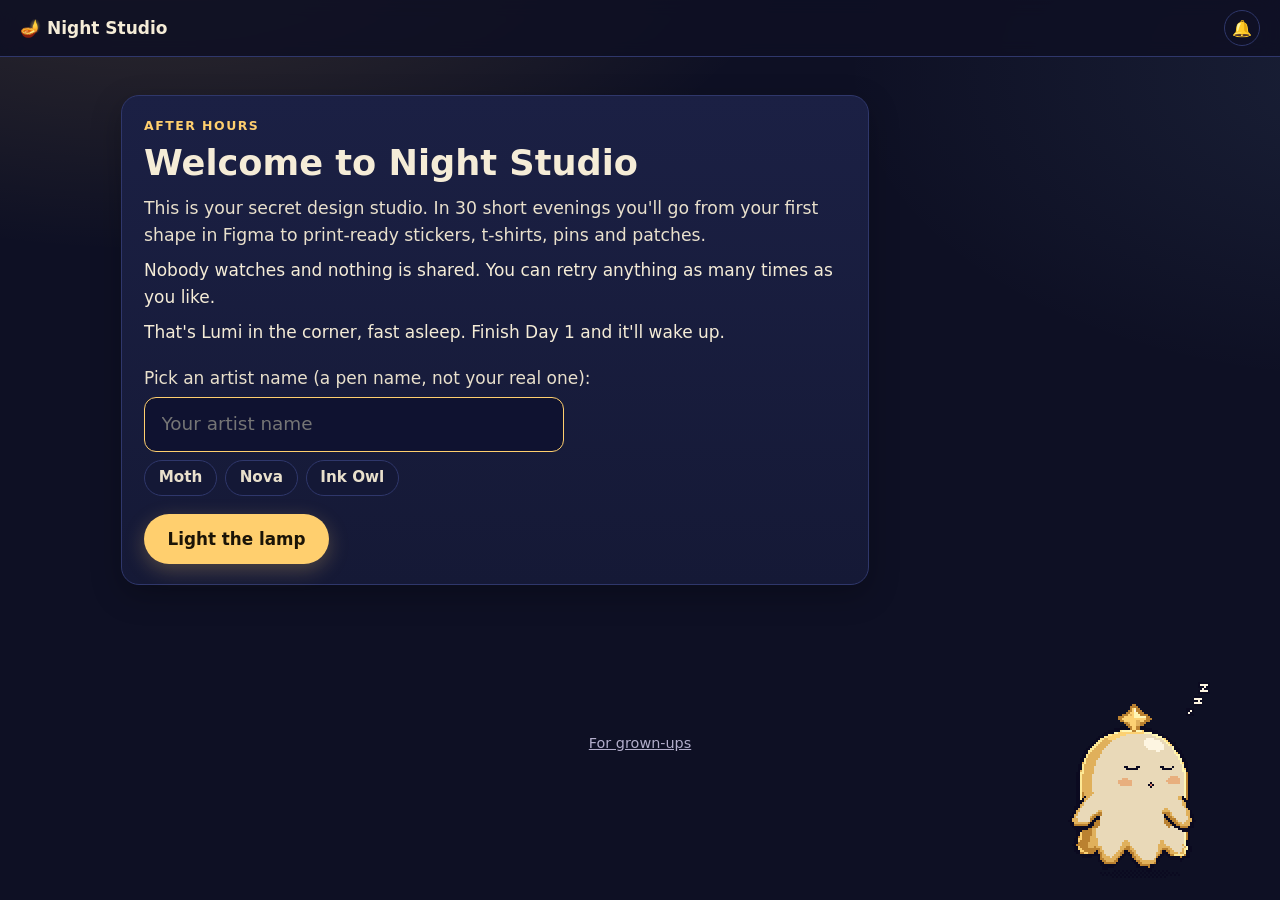
<file: index.html>
<!doctype html>
<html lang="en">
<head>
  <meta charset="utf-8">
  <meta name="viewport" content="width=device-width, initial-scale=1">
  <title>Night Studio</title>
  <meta name="description" content="A cozy 30-evening studio for learning merch design with Figma.">
  <meta name="color-scheme" content="dark">
  <link rel="icon" href="data:image/svg+xml,<svg xmlns='http://www.w3.org/2000/svg' viewBox='0 0 100 100'><text y='.9em' font-size='90'>🪔</text></svg>">
  <link rel="stylesheet" href="css/style.css">
  <script type="module">
    import { start } from "./js/main.js";
    import { COURSE } from "./js/content/course.js";
    start(COURSE);
  </script>
</head>
<body>
  <header class="top">
    <a class="brand" href="#/">🪔 Night Studio</a>
    <nav class="stats" aria-label="Your studio">
      <span id="stat-name"></span>
      <span id="stat-xp" title="XP"></span>
      <span id="stat-lanterns" title="Lanterns lit"></span>
      <a href="#/shelf">Shelf</a>
      <button id="mute" type="button" aria-label="Sounds on or off">🔔</button>
    </nav>
  </header>

  <main id="app" tabindex="-1"></main>

  <aside id="lumi" aria-label="Lumi, your studio buddy">
    <canvas></canvas>
    <div class="lumi-bubble" role="status" aria-live="polite"></div>
    <button class="lumi-tap" type="button" aria-label="Tap Lumi"></button>
  </aside>

  <footer class="foot"><a href="#/grown-ups">For grown-ups</a></footer>

  <noscript><p class="file-warning">Night Studio needs JavaScript turned on.</p></noscript>
  <script>
    // Opened by double-clicking the file? The game has to come from a web address (YouTube and the game's own
    // scripts refuse to run from a plain file). See README.md.
    if (location.protocol === "file:") {
      document.getElementById("app").innerHTML =
        '<p class="file-warning">Open Night Studio from its web address, not as a file. ' +
        'To try it on this computer, run <code>python3 serve.py</code> in this folder and visit ' +
        '<a href="http://localhost:8000">http://localhost:8000</a>.</p>';
    }
  </script>
</body>
</html>
</file>
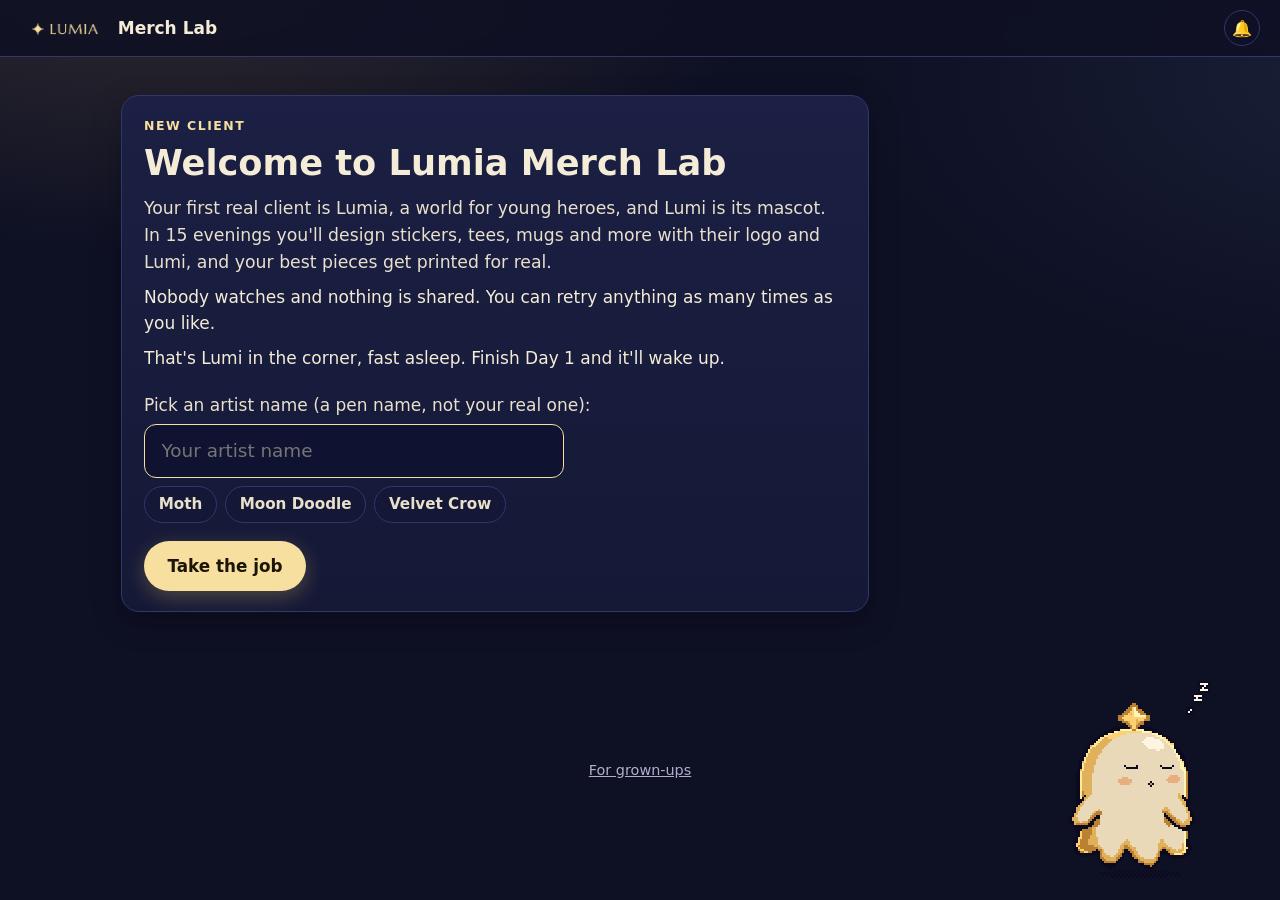
<file: lumia.html>
<!doctype html>
<html lang="en">
<head>
  <meta charset="utf-8">
  <meta name="viewport" content="width=device-width, initial-scale=1">
  <title>Lumia Merch Lab</title>
  <meta name="description" content="Night Studio's sequel: 15 evenings designing real merch for Lumia with Figma and Claude Design.">
  <meta name="color-scheme" content="dark">
  <link rel="icon" href="lumia/brand/logos/Lumia-mark-amber-transparent.svg">
  <link rel="stylesheet" href="css/style.css">
  <script type="module">
    import { start } from "./js/main.js";
    import { COURSE } from "./js/content/lumia/course.js";
    start(COURSE);
  </script>
</head>
<body>
  <header class="top">
    <a class="brand" href="#/"><img class="brand-logo" src="lumia/brand/logos/Lumia-lockup-Marcellus-amber.png" alt="Lumia"> Merch Lab</a>
    <nav class="stats" aria-label="Your studio">
      <span id="stat-name"></span>
      <span id="stat-xp" title="XP"></span>
      <span id="stat-lanterns" title="Lanterns lit"></span>
      <a href="#/brand-kit">Brand Kit</a>
      <a href="#/shelf">Shelf</a>
      <button id="mute" type="button" aria-label="Sounds on or off">🔔</button>
    </nav>
  </header>

  <main id="app" tabindex="-1"></main>

  <aside id="lumi" aria-label="Lumi, your studio buddy">
    <canvas></canvas>
    <div class="lumi-bubble" role="status" aria-live="polite"></div>
    <button class="lumi-tap" type="button" aria-label="Tap Lumi"></button>
  </aside>

  <footer class="foot"><a href="#/grown-ups">For grown-ups</a></footer>

  <noscript><p class="file-warning">Lumia Merch Lab needs JavaScript turned on.</p></noscript>
  <script>
    // Opened by double-clicking the file? The game has to come from a web address (YouTube and the game's own
    // scripts refuse to run from a plain file). See README.md.
    if (location.protocol === "file:") {
      document.getElementById("app").innerHTML =
        '<p class="file-warning">Open Lumia Merch Lab from its web address, not as a file. ' +
        'To try it on this computer, run <code>python3 serve.py</code> in this folder and visit ' +
        '<a href="http://localhost:8000/lumia.html">http://localhost:8000/lumia.html</a>.</p>';
    }
  </script>
</body>
</html>
</file>
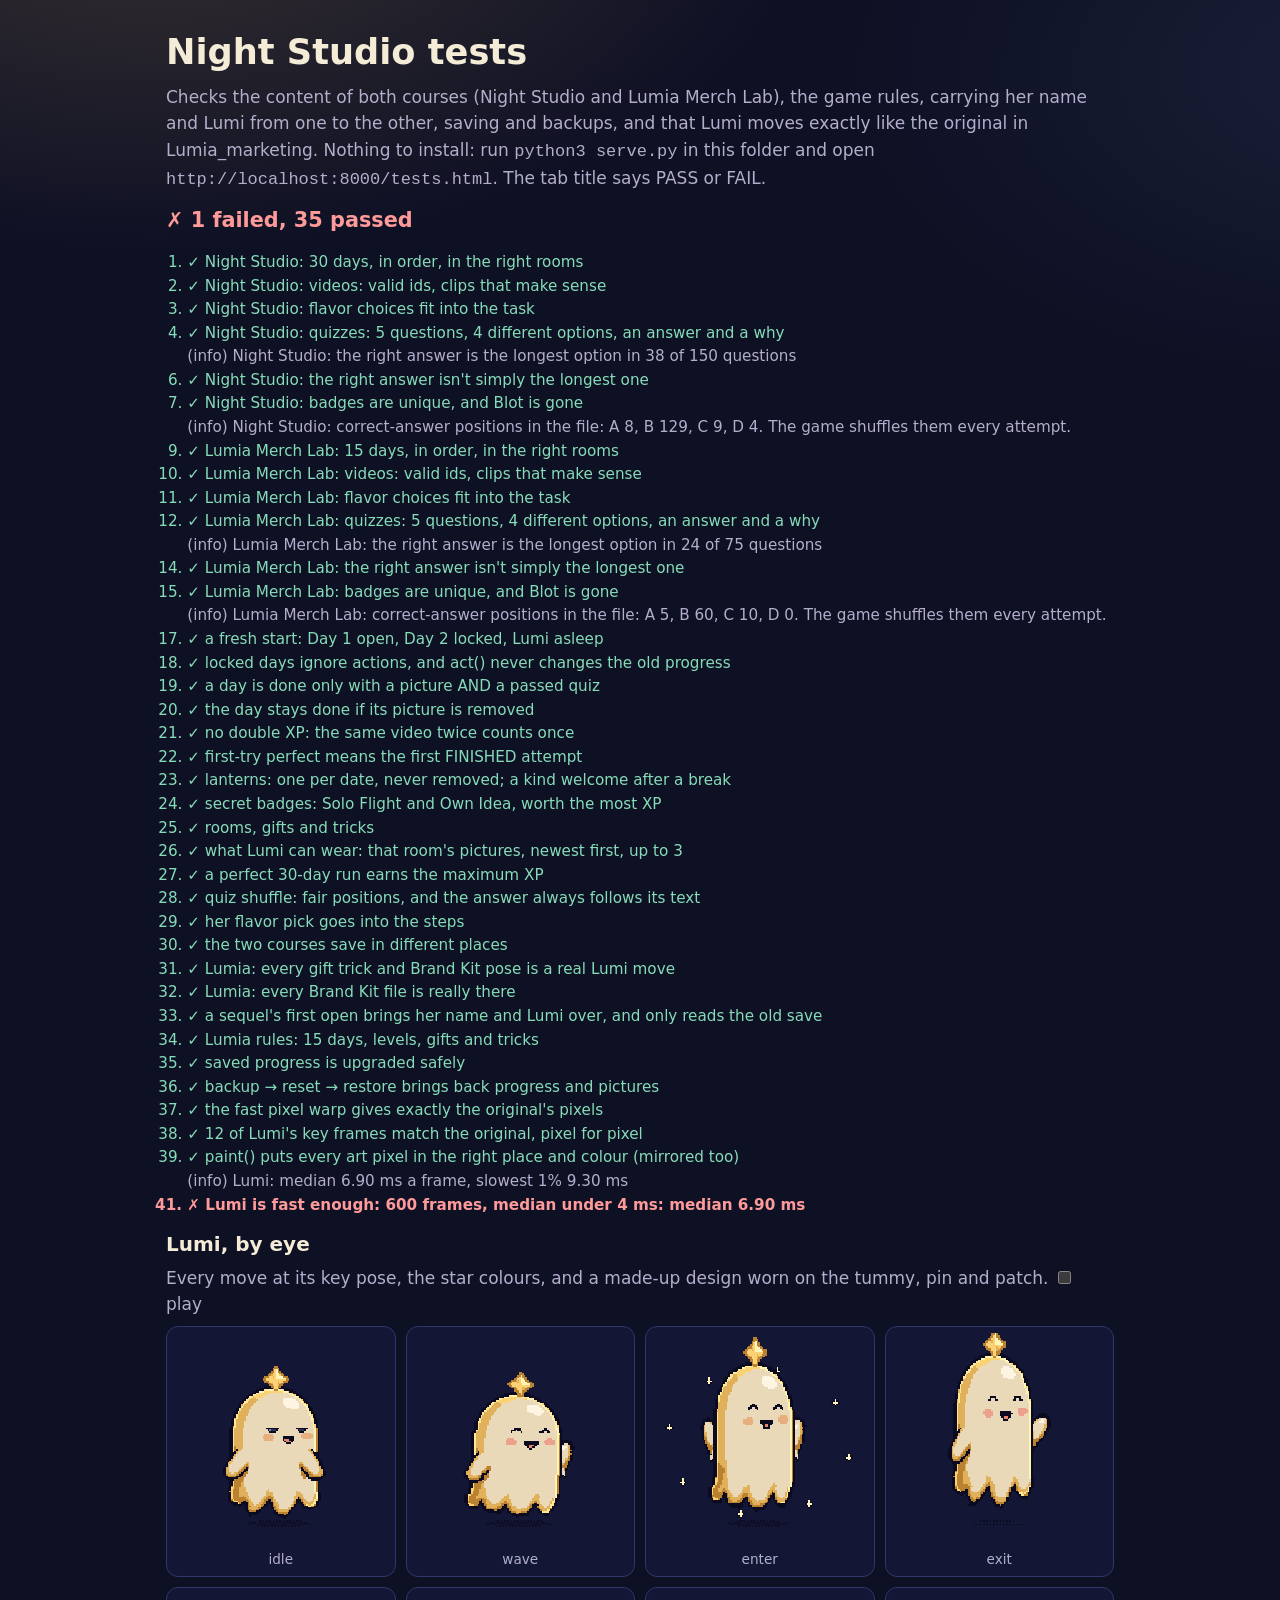
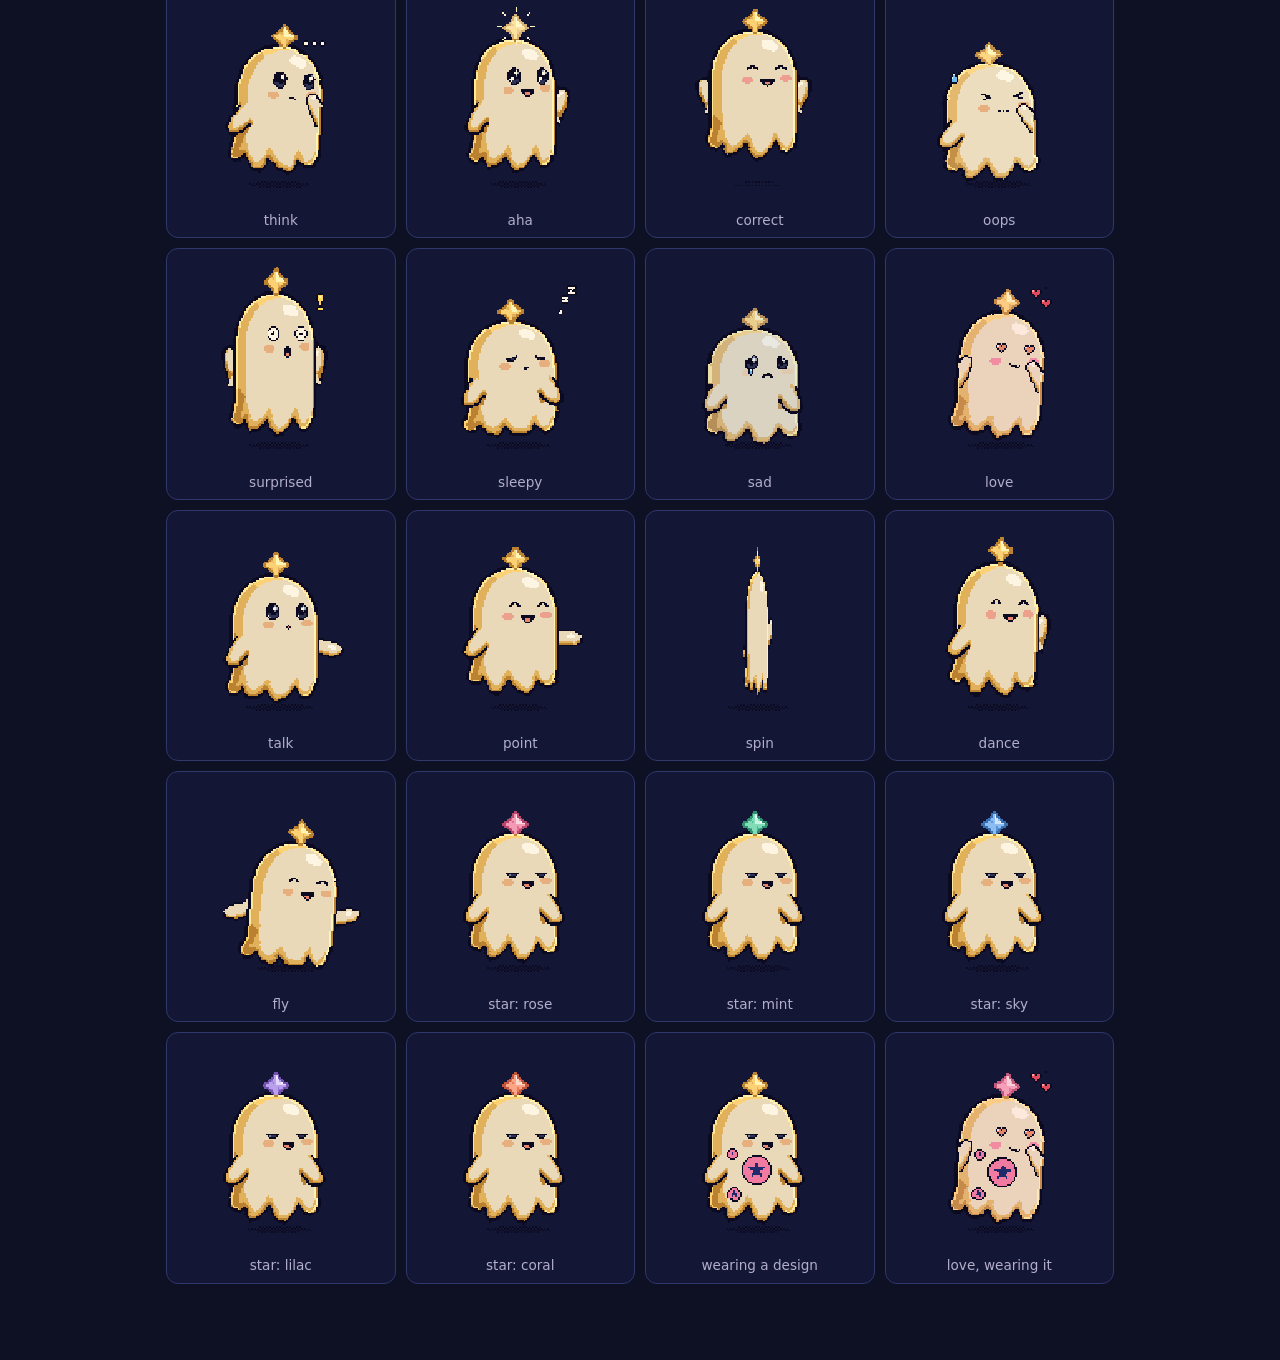
<file: tests.html>
<!doctype html>
<html lang="en">
<head>
  <meta charset="utf-8">
  <meta name="viewport" content="width=device-width, initial-scale=1">
  <title>Night Studio tests…</title>
  <link rel="stylesheet" href="css/style.css">
  <style>
    main { max-width: 980px; margin: 0 auto; padding: 24px 16px 80px; }
    #results { padding-left: 1.4em; font-size: 0.95rem; }
    #results li.ok { color: var(--mint); }
    #results li.bad { color: var(--danger); font-weight: 700; }
    #results li.info { color: var(--muted); list-style: none; }
    #summary { font-size: 1.3rem; font-weight: 900; }
    .sheet { display: grid; grid-template-columns: repeat(auto-fill, minmax(200px, 1fr)); gap: 10px; }
    .sheet figure { margin: 0; background: #131735; border: 1px solid var(--line); border-radius: 12px; padding: 6px; text-align: center; }
    .sheet canvas { width: 100%; image-rendering: pixelated; }
    .sheet figcaption { color: var(--muted); font-size: 0.85rem; }
  </style>
</head>
<body>
<main>
  <h1>Night Studio tests</h1>
  <p class="muted">Checks the content of both courses (Night Studio and Lumia Merch Lab), the game rules, carrying her name and Lumi from one to the other, saving and backups, and that Lumi moves exactly like the
    original in Lumia_marketing. Nothing to install: run <code>python3 serve.py</code> in this folder and open
    <code>http://localhost:8000/tests.html</code>. The tab title says PASS or FAIL.</p>
  <p id="summary">Running…</p>
  <ol id="results"></ol>
  <h2>Lumi, by eye</h2>
  <p class="muted">Every move at its key pose, the star colours, and a made-up design worn on the tummy, pin and patch.
    <label><input type="checkbox" id="play"> play</label></p>
  <div class="sheet" id="sheet"></div>
</main>
<script type="module">
  import { ROOMS, PASS, XP } from "./js/content/course.js";
  import * as R from "./js/rules.js";
  import { migrate, openStore } from "./js/store.js";
  import { paint, warp } from "./js/lumi/kit.js";
  import { composeLumi, paintLumi } from "./js/lumi/lumi.js";
  import { MOVES } from "./js/lumi/moves.js";
  import { STARS } from "./js/lumi/art.js";
  import { pixelate } from "./js/images.js";

  // ---------- a tiny test runner ----------
  const list = document.getElementById("results");
  let passed = 0, failed = 0;
  const line = (text, cls) => list.append(Object.assign(document.createElement("li"), { textContent: text, className: cls }));
  const test = async (name, fn) => {
    try {
      await fn();
      passed++;
      line(`✓ ${name}`, "ok");
    } catch (e) {
      failed++;
      line(`✗ ${name}: ${e.message}`, "bad");
      console.error(name, e);
    }
  };
  const ok = (value, msg = "expected true") => { if (!value) throw new Error(msg); };
  const eq = (a, b, msg = "") => { if (JSON.stringify(a) !== JSON.stringify(b)) throw new Error(`${msg} expected ${JSON.stringify(b)}, got ${JSON.stringify(a)}`); };
  const D = "2026-10-01", D2 = "2026-10-02", D5 = "2026-10-05";

  // ---------- 1. content (every course pack: Night Studio, then Lumia Merch Lab) ----------
  const PACKS = [];
  for (const path of ["./js/content/course.js", "./js/content/lumia/course.js"]) {
    try {
      PACKS.push((await import(path)).COURSE);
    } catch (e) {
      await test(`${path} loads`, () => { throw e; });
    }
  }
  for (const C of PACKS) {
    const DAYS = C.DAYS, N = C.ROOMS.at(-1).last, name = C.title;
    R.useCourse(C);
    await test(`${name}: ${N} days, in order, in the right rooms`, () => {
      eq(DAYS.length, N, "days:");
      C.ROOMS.forEach((r, i) => eq(r.first, i ? C.ROOMS[i - 1].last + 1 : 1, `room ${r.n} starts right after the one before:`));
      DAYS.forEach((d, i) => {
        eq(d.day, i + 1, "day number:");
        eq(d.room, R.roomOf(d.day).n, `day ${d.day} room:`);
        ok(d.title && d.goal, `day ${d.day} needs a title and a goal`);
      });
    });
    await test(`${name}: videos: valid ids, clips that make sense`, () => {
      for (const d of DAYS) {
        ok(d.videos.length >= 1 && d.videos.length <= 3, `day ${d.day}: 1–3 videos`);
        for (const v of d.videos) {
          ok(/^[\w-]{11}$/.test(v.id), `day ${d.day}: bad video id ${v.id}`);
          ok(v.title && v.channel && v.min > 0, `day ${d.day}: video ${v.id} needs title, channel, minutes`);
          ok(!v.end || (v.start ?? 0) < v.end, `day ${d.day}: video ${v.id} start must be before end`);
        }
      }
      const removed = ["P4vvf0KBhZM", "JQj_inE7yQU"]; // login-only and embedding-disabled (checked Sep 2026)
      ok(!DAYS.some((d) => d.videos.some((v) => removed.includes(v.id))), "a broken video is still listed");
    });
    await test(`${name}: flavor choices fit into the task`, () => {
      for (const d of DAYS) {
        ok(d.flavor.prompt && d.flavor.options.length >= 2 && d.flavor.options.length <= 3, `day ${d.day}: 2–3 flavor options`);
        d.flavor.options.forEach((o) => ok(o.label && o.fill, `day ${d.day}: flavor option needs label and fill`));
        ok(d.task.steps.length >= 3 && d.task.steps.length <= 6, `day ${d.day}: 3–6 steps`);
        ok(d.task.steps.some((s) => s.includes("{flavor}")), `day ${d.day}: no step uses {flavor}`);
        ok(d.task.deliverable && d.task.tool, `day ${d.day}: deliverable and tool`);
      }
    });
    await test(`${name}: quizzes: 5 questions, 4 different options, an answer and a why`, () => {
      for (const d of DAYS) {
        eq(d.quiz.length, 5, `day ${d.day} questions:`);
        for (const q of d.quiz) {
          ok(q.q && q.why, `day ${d.day}: question and why must not be empty`);
          eq(new Set(q.options).size, 4, `day ${d.day} "${q.q.slice(0, 30)}" distinct options:`);
          ok(Number.isInteger(q.answer) && q.answer >= 0 && q.answer <= 3, `day ${d.day}: answer must be 0–3`);
          ok(!q.options.some((o) => /^(both|neither|all of the above|none of the above)\.?$/i.test(o.trim())), `day ${d.day}: an option only works in a fixed position`);
        }
      }
    });
    await test(`${name}: the right answer isn't simply the longest one`, () => {
      let longest = 0, total = 0;
      for (const d of DAYS) {
        for (const q of d.quiz) {
          total++;
          const len = q.options.map((o) => o.length), right = len[q.answer];
          if (len.every((l, i) => i === q.answer || l < right)) longest++;
        }
      }
      line(`(info) ${name}: the right answer is the longest option in ${longest} of ${total} questions`, "info");
      ok(longest / total <= 0.4, `${longest} of ${total} (${Math.round((100 * longest) / total)}%): picking the longest answer would win too often`);
    });
    await test(`${name}: badges are unique, and Blot is gone`, () => {
      const ids = DAYS.map((d) => d.badge.id);
      eq(new Set(ids).size, N, "unique badge ids:");
      DAYS.forEach((d) => ok(d.badge.name && d.badge.icon, `day ${d.day}: badge name and icon`));
      ok(!/\bBlot\b/.test(JSON.stringify(DAYS)), "the research's old companion is still mentioned");
    });
    const spread = [0, 0, 0, 0];
    DAYS.forEach((d) => d.quiz.forEach((q) => spread[q.answer]++));
    line(`(info) ${name}: correct-answer positions in the file: A ${spread[0]}, B ${spread[1]}, C ${spread[2]}, D ${spread[3]}. The game shuffles them every attempt.`, "info");
  }
  R.useCourse(PACKS[0]); // the rules tests below play Night Studio

  // ---------- 2. rules (on made-up days, so content edits never break these) ----------
  const FAKE = Array.from({ length: 30 }, (_, i) => ({
    day: i + 1,
    videos: [{ id: `vid-a-${i}` }, { id: `vid-b-${i}` }],
    quiz: Array.from({ length: 5 }, (_, j) => ({ q: `q${j}`, options: ["w", "x", "y", "z"], answer: j % 4, why: "." })),
    badge: { id: `badge-${i + 1}` },
  }));
  const finish = (P, n, date = D, score = 5) => {
    P = R.act(P, { type: "upload", day: n, key: `k${n}` }, date);
    return R.act(P, { type: "quiz", day: n, score }, date);
  };
  const finishAll = (upTo, P = R.blank()) => { for (let n = 1; n <= upTo; n++) P = finish(P, n); return P; };

  await test("a fresh start: Day 1 open, Day 2 locked, Lumi asleep", () => {
    const P = R.blank();
    eq([R.dayStatus(P, 1), R.dayStatus(P, 2)], ["open", "locked"]);
    eq(R.currentDay(P), 1);
    ok(!R.awake(P), "Lumi should doze before Day 1");
  });
  await test("locked days ignore actions, and act() never changes the old progress", () => {
    const P = R.blank();
    ok(R.act(P, { type: "watch", day: 2, id: "x" }, D) === P, "locked day changed");
    const P2 = R.act(P, { type: "watch", day: 1, id: "x" }, D);
    ok(P2 !== P && !P.days[1], "the old object was modified");
  });
  await test("a day is done only with a picture AND a passed quiz", () => {
    let P = R.act(R.blank(), { type: "quiz", day: 1, score: 5 }, D);
    ok(!P.days[1].doneAt, "quiz alone finished the day");
    P = R.act(R.blank(), { type: "upload", day: 1, key: "k" }, D);
    ok(!P.days[1].doneAt, "picture alone finished the day");
    P = R.act(P, { type: "quiz", day: 1, score: PASS - 1 }, D);
    ok(!P.days[1].doneAt, "a failed quiz finished the day");
    P = R.act(P, { type: "quiz", day: 1, score: PASS }, D);
    eq(P.days[1].doneAt, D);
    eq(R.dayStatus(P, 2), "open", "day 2:");
    ok(R.awake(P), "Day 1 should wake Lumi");
  });
  await test("the day stays done if its picture is removed", () => {
    let P = finish(R.blank(), 1);
    P = R.act(P, { type: "unupload", day: 1, key: "k1" }, D2);
    eq(P.days[1].uploads, []);
    eq(P.days[1].doneAt, D);
  });
  await test("no double XP: the same video twice counts once", () => {
    let P = R.act(R.blank(), { type: "watch", day: 1, id: "vid-a-0" }, D);
    P = R.act(P, { type: "watch", day: 1, id: "vid-a-0" }, D);
    eq(R.xp(P, FAKE), XP.video);
  });
  await test("first-try perfect means the first FINISHED attempt", () => {
    let P = R.act(R.blank(), { type: "upload", day: 1, key: "k" }, D);
    P = R.act(P, { type: "quiz", day: 1, score: 3 }, D);
    P = R.act(P, { type: "quiz", day: 1, score: 5 }, D);
    eq(P.days[1].quiz, { first: 3, best: 5 });
    eq(R.dayXp(P.days[1], FAKE[0]), XP.task + XP.quiz, "no perfect bonus:");
    eq(R.dayXp(finish(R.blank(), 1).days[1], FAKE[0]), XP.task + XP.quiz + XP.perfect, "perfect bonus:");
  });
  await test("lanterns: one per date, never removed; a kind welcome after a break", () => {
    let P = R.act(R.blank(), { type: "watch", day: 1, id: "a" }, D);
    P = R.act(P, { type: "watch", day: 1, id: "b" }, D);
    eq(R.lanterns(P), 1);
    P = R.act(P, { type: "flavor", day: 1, index: 0 }, D2);
    eq(R.lanterns(P), 1, "picking a flavor isn't studying:");
    P = R.act(P, { type: "quiz", day: 1, score: 2 }, D2);
    eq(P.lanterns, [D, D2]);
    ok(!R.welcomeBack(P, "2026-10-03"), "no welcome after 1 day");
    ok(R.welcomeBack(P, "2026-10-04"), "welcome after 2 days");
    ok(!R.welcomeBack(R.act(P, { type: "seenWelcome" }, "2026-10-04"), "2026-10-04"), "welcome shown twice in a day");
  });
  await test("secret badges: Solo Flight and Own Idea, worth the most XP", () => {
    let P = finish(R.blank(), 1);
    P = R.act(P, { type: "checkin", day: 1, answer: "solo" }, D);
    P = R.act(P, { type: "checkin", day: 1, answer: "help" }, D);
    eq(P.days[1].checkin, "solo", "check-in is answered once:");
    eq(R.secretBadges(P), ["solo-flight"]);
    P = R.act(R.blank(), { type: "twist", day: 1 }, D);
    ok(!P.days[1]?.twist, "a twist needs a picture first");
    P = R.blank();
    for (let n = 1; n <= 3; n++) P = R.act(finish(P, n), { type: "twist", day: n }, D);
    ok(R.secretBadges(P).includes("own-idea"), "3 twists should earn Own Idea");
    ok(XP.soloFlight >= XP.task && XP.ownIdea >= XP.task, "secret badges should be worth the most");
  });
  await test("rooms, gifts and tricks", () => {
    let P = finishAll(5);
    eq(R.pendingLevelUp(P), null, "before day 6:");
    P = finish(P, 6);
    eq(R.pendingLevelUp(P), 1, "after day 6:");
    P = R.act(P, { type: "seenLevelUp", room: 1 }, D);
    eq(R.pendingLevelUp(P), null, "after opening:");
    eq(R.tricks(finishAll(30)), ["wave", "spin", "fly", "dance"]);
    eq(R.tricks(finishAll(14)), ["wave", "spin"]);
  });
  await test("what Lumi can wear: that room's pictures, newest first, up to 3", () => {
    let P = finishAll(20);
    P = R.act(P, { type: "upload", day: 17, key: "extra" }, D);
    eq(R.wearChoices(P, ROOMS[3]), ["k20", "k19", "k18"]);
    eq(R.wearChoices(P, ROOMS[3], 9), ["k20", "k19", "k18", "extra", "k17", "k16"]);
  });
  await test("a perfect 30-day run earns the maximum XP", () => {
    let P = R.blank();
    for (const d of FAKE) {
      for (const v of d.videos) P = R.act(P, { type: "watch", day: d.day, id: v.id }, D);
      P = finish(P, d.day);
      P = R.act(P, { type: "twist", day: d.day }, D);
      P = R.act(P, { type: "checkin", day: d.day, answer: "solo" }, D);
    }
    eq(R.doneCount(P), 30);
    eq(R.xp(P, FAKE), R.maxXp(FAKE));
    eq(R.badges(P, FAKE).length, 32, "30 day badges + 2 secret:");
  });
  await test("quiz shuffle: fair positions, and the answer always follows its text", () => {
    const quiz = [{ q: "q", options: ["right", "b", "c", "d"], answer: 0, why: "" }];
    const hits = [0, 0, 0, 0];
    for (let i = 0; i < 3000; i++) {
      const [q] = R.deck(quiz);
      eq(q.options[q.answer], "right");
      hits[q.answer]++;
    }
    hits.forEach((h, i) => ok(h / 3000 > 0.22 && h / 3000 < 0.28, `position ${"ABCD"[i]} got ${((h / 30) | 0)}%`));
    const order = R.deck(FAKE[0].quiz).map((q) => q.q).sort();
    eq(order, ["q0", "q1", "q2", "q3", "q4"], "all 5 questions kept:");
  });
  await test("her flavor pick goes into the steps", () => {
    eq(R.fillFlavor("Draw {flavor} with the Pen tool.", { fill: "a sleepy owl" }), "Draw a sleepy owl with the Pen tool.");
    eq(R.fillFlavor("Draw {flavor}.", undefined), "Draw your pick.");
  });

  // ---------- 2b. two courses side by side ----------
  const [NS, LUMIA] = PACKS;
  if (LUMIA) {
    await test("the two courses save in different places", () => {
      ok(NS.id === "night-studio", "Night Studio's save name must never change");
      ok(LUMIA.id !== NS.id, "Lumia would overwrite Night Studio's save");
      ok(LUMIA.carryFrom === NS, "Lumia carries over from Night Studio");
      ok(!new Set(NS.DAYS.map((d) => d.badge.id)).has(LUMIA.DAYS[0].badge.id), "badge ids should differ between courses");
    });
    await test("Lumia: every gift trick and Brand Kit pose is a real Lumi move", () => {
      for (const r of LUMIA.ROOMS) if (r.gift.trick) ok(["aha", "love", "surprised", "spin", "fly", "dance"].includes(r.gift.trick), `level ${r.n}: Lumi can't play ${r.gift.trick}`);
      for (const [move] of LUMIA.BRAND.poses) ok(MOVES[move], `no Lumi move called ${move}`);
      for (const [hex] of LUMIA.BRAND.colours) ok(/^#[0-9a-f]{6}$/.test(hex), `bad colour ${hex}`);
    });
    await test("Lumia: every Brand Kit file is really there", async () => {
      for (const l of LUMIA.BRAND.logos) ok((await fetch(l.file, { method: "HEAD" })).ok, `missing ${l.file}`);
    });
  }
  await test("a sequel's first open brings her name and Lumi over, and only reads the old save", () => {
    let old = finishAll(14, R.act(R.blank(), { type: "name", name: "Moth" }, D));
    old = R.act(old, { type: "star", star: "rose" }, D);
    old = R.act(old, { type: "wear", slot: "pin", item: { img: "k9", rows: ["6"] } }, D);
    const before = JSON.stringify(old);
    const P = R.carryOver(R.blank(), old, NS);
    eq(JSON.stringify(old), before, "the old save was changed:");
    eq([P.penName, P.lumi.star, P.lumi.wear.pin.img], ["Moth", "rose", "k9"]);
    eq(P.carried, { from: "night-studio", tricks: ["spin"] });
    eq(P.days, {}, "no days come along:");
    ok(R.awake(P), "Lumi arrives awake");
    eq(R.tricks(P), ["wave", "spin"]);
    ok(R.carryOver(P, { ...old, penName: "Other" }, NS) === P, "only a fresh save is filled");
    ok(R.carryOver(R.blank(), null, NS).penName === "", "no old save: nothing to bring");
  });
  if (LUMIA) {
    await test("Lumia rules: 15 days, levels, gifts and tricks", () => {
      R.useCourse(LUMIA);
      try {
        const fake = Array.from({ length: 15 }, (_, i) => ({ ...FAKE[i] }));
        let P = R.carryOver(R.blank(), finishAll(30, R.act(R.blank(), { type: "name", name: "Moth" }, D)), NS);
        eq(R.currentDay(P), 1);
        for (let n = 1; n <= 3; n++) P = finish(P, n);
        eq(R.pendingLevelUp(P), 1, "level 1 done:");
        eq(R.tricks(P), ["wave", "spin", "fly", "dance", "aha"]);
        for (let n = 4; n <= 15; n++) P = finish(P, n);
        eq(R.currentDay(P), null, "all 15 done:");
        eq(R.tricks(P), ["wave", "spin", "fly", "dance", "aha", "love", "surprised"]);
        eq(R.wearChoices(P, null, 20).length, 15, "the last level's dress-up offers all 15 days:");
        eq(R.badges(P, fake).length, 15);
      } finally {
        R.useCourse(NS);
      }
    });
  }

  // ---------- 3. storage ----------
  await test("saved progress is upgraded safely", () => {
    const fresh = migrate(null);
    eq([fresh.v, fresh.lanterns, fresh.days], [1, [], {}]);
    eq(migrate({ v: 1, penName: "Moth" }).seen, { levelUps: [], welcomeBack: null });
    let threw = false;
    try { migrate({ v: 99 }); } catch { threw = true; }
    ok(threw, "a newer save must be refused, not silently damaged");
  });
  await test("backup → reset → restore brings back progress and pictures", async () => {
    const store = openStore("night-studio-test");
    try {
      await store.reset();
      const bytes = new Uint8Array([1, 2, 3, 250]);
      await store.putImage({ key: "d01-a", day: 1, blob: new Blob([bytes], { type: "image/webp" }), w: 2, h: 2, at: 1 });
      await store.putImage({ key: "d02-b", day: 2, blob: new Blob([bytes.slice(1)], { type: "image/webp" }), w: 2, h: 2, at: 2 });
      const P = finish(finish(R.act(R.blank(), { type: "name", name: "Moth" }, D), 1), 2);
      const file = await store.backup(P, D5);
      eq(store.lastBackup(), D5, "last backup date:");
      await store.reset();
      eq((await store.allImages()).length, 0, "pictures after reset:");
      const back = await store.restore(await file.text());
      eq(back, P, "progress:");
      const pics = await store.allImages();
      eq(pics.length, 2, "pictures:");
      eq([...new Uint8Array(await pics.find((p) => p.key === "d01-a").blob.arrayBuffer())], [1, 2, 3, 250], "picture bytes:");
      let threw = false;
      try { await store.restore('{"kind":"something else"}'); } catch { threw = true; }
      ok(threw, "a wrong file must be refused");
    } finally {
      await store.destroy();
    }
  });

  // ---------- 4. Lumi matches the original ----------
  // The original Scale2x + warp, built on strings (from Lumia_marketing kit.tsx), as the reference.
  const scale2xRef = (rows) => {
    const h = rows.length, w = rows[0].length, at = (x, y) => (x < 0 || y < 0 || x >= w || y >= h ? "." : rows[y][x]);
    const out = [];
    for (let y = 0; y < h; y++) {
      let r0 = "", r1 = "";
      for (let x = 0; x < w; x++) {
        const P = at(x, y), A = at(x, y - 1), B = at(x + 1, y), C = at(x - 1, y), D = at(x, y + 1);
        r0 += (C === A && C !== D && A !== B ? A : P) + (A === B && A !== C && B !== D ? B : P);
        r1 += (D === C && D !== B && C !== A ? C : P) + (B === D && B !== A && D !== C ? D : P);
      }
      out.push(r0, r1);
    }
    return out;
  };
  const warpRef = (src, A, t) => {
    const det = A[0] * A[3] - A[1] * A[2];
    if (Math.abs(det) < 1e-6) return { rows: ["."], x: 0, y: 0 };
    const inv = [A[3] / det, -A[1] / det, -A[2] / det, A[0] / det], W = src.rows[0].length, H = src.rows.length;
    const xs = [], ys = [];
    for (const [cx, cy] of [[src.x, src.y], [src.x + W, src.y], [src.x, src.y + H], [src.x + W, src.y + H]]) { xs.push(A[0] * cx + A[1] * cy + t[0]); ys.push(A[2] * cx + A[3] * cy + t[1]); }
    const bx = Math.floor(Math.min(...xs)), by = Math.floor(Math.min(...ys)), bw = Math.ceil(Math.max(...xs)) - bx, bh = Math.ceil(Math.max(...ys)) - by;
    const big = scale2xRef(scale2xRef(scale2xRef(src.rows))), rows = [];
    for (let Y = 0; Y < bh; Y++) {
      let r = "";
      for (let X = 0; X < bw; X++) {
        const dx = bx + X + 0.5 - t[0], dy = by + Y + 0.5 - t[1];
        const ix = Math.floor((inv[0] * dx + inv[1] * dy - src.x) * 8), iy = Math.floor((inv[2] * dx + inv[3] * dy - src.y) * 8);
        r += iy >= 0 && iy < H * 8 && ix >= 0 && ix < W * 8 ? big[iy][ix] : ".";
      }
      rows.push(r);
    }
    return { rows, x: bx, y: by };
  };
  await test("the fast pixel warp gives exactly the original's pixels", () => {
    let seed = 7;
    const rand = () => ((seed = (seed * 16807) % 2147483647) / 2147483647);
    for (let n = 0; n < 60; n++) {
      const w = 3 + Math.floor(rand() * 20), h = 3 + Math.floor(rand() * 20);
      const rows = Array.from({ length: h }, () => Array.from({ length: w }, () => ".abcdo"[Math.floor(rand() * 6)]).join(""));
      const src = { rows, x: Math.floor(rand() * 10) - 5, y: Math.floor(rand() * 10) - 5 };
      const a = rand() - 0.5, sx = 0.6 + rand(), sy = 0.6 + rand();
      const A = [Math.cos(a) * sx, -Math.sin(a) * sy, Math.sin(a) * sx, Math.cos(a) * sy], t = [rand() * 6 - 3, rand() * 6 - 3];
      eq(warp(src, A, t), warpRef(src, A, t), `sprite ${n}:`);
      eq(warp(src, A, t, true), warpRef(src, A, t), `sprite ${n} (kept):`);
    }
  });
  const fnv = (s) => { let x = 0x811c9dc5; for (let i = 0; i < s.length; i++) { x ^= s.charCodeAt(i); x = Math.imul(x, 0x01000193) >>> 0; } return x.toString(16).padStart(8, "0"); };
  // Computed from the ORIGINAL Remotion Lumi (Lumia_marketing, commit c089895): [move, t, figure hash, palette hash].
  const GOLDEN = [["idle", 1, "3632ecf7", "fc70988a"], ["wave", 0.55, "12b02504", "3f577e8e"], ["think", 1.3, "2d376ed0", "fc70988a"], ["correct", 0.8, "e21f91d1", "9423ff71"], ["oops", 1, "b544b103", "e571bd8a"], ["love", 0.6, "f7c352cc", "a06d15ad"], ["sleepy", 1.5, "39714206", "5e0ce825"], ["spin", 0.65, "f1d405db", "3f577e8e"], ["dance", 0.25, "bdd72b4c", "a6e65f6d"], ["fly", 0.5, "d110e516", "fc70988a"], ["enter", 0.55, "7345eac1", "fc70988a"], ["exit", 0.95, "ff64d22a", "3f577e8e"]];
  const AT = { x: 540, y: 900, scale: 5 };
  await test("12 of Lumi's key frames match the original, pixel for pixel", () => {
    for (const [move, t, figHash, palHash] of GOLDEN) {
      // the original's idle clock ticks in whole frames (30 a second)
      const fr = composeLumi({ ...AT, t: Math.round(t * 30) / 30, pose: MOVES[move].pose(t, AT) });
      eq(fnv(`${fr.figure.x},${fr.figure.y}|${fr.figure.rows.join("/")}`), figHash, `${move} figure:`);
      eq(fnv(Object.keys(fr.pal).sort().map((k) => `${k}:${fr.pal[k]}`).join(";")), palHash, `${move} colours:`);
    }
  });
  await test("paint() puts every art pixel in the right place and colour (mirrored too)", () => {
    const fr = composeLumi({ ...AT, t: 0.6, pose: MOVES.love.pose(0.6, AT) });
    const rows = fr.figure.rows, s = 3, W = rows[0].length, H = rows.length;
    for (const flip of [false, true]) {
      const c = Object.assign(document.createElement("canvas"), { width: W * s, height: H * s }), ctx = c.getContext("2d");
      ctx.setTransform(flip ? -s : s, 0, 0, s, flip ? W * s : 0, 0);
      paint(ctx, rows, fr.pal, 0, 0);
      const px = ctx.getImageData(0, 0, c.width, c.height).data;
      let wrong = 0;
      for (let y = 0; y < H; y++) {
        for (let x = 0; x < W; x++) {
          const sx = flip ? W - 1 - x : x, i = ((y * s + 1) * c.width + (sx * s + 1)) * 4, ch = rows[y][x];
          const hex = "#" + [px[i], px[i + 1], px[i + 2]].map((v) => v.toString(16).padStart(2, "0")).join("");
          if (ch === "." ? px[i + 3] !== 0 : px[i + 3] !== 255 || hex !== fr.pal[ch]) wrong++;
        }
      }
      eq(wrong, 0, `${flip ? "mirrored" : "normal"} wrong pixels:`);
    }
  });
  await test("Lumi is fast enough: 600 frames, median under 4 ms", () => {
    const names = ["idle", "think", "correct", "oops", "love", "wave", "dance", "spin", "fly", "sleepy"], ms = [];
    for (let i = 0; i < 600; i++) {
      const move = MOVES[names[i % names.length]], t = (i / 30) % move.len, t0 = performance.now();
      composeLumi({ ...AT, t, pose: move.pose(t, AT) });
      ms.push(performance.now() - t0);
    }
    ms.sort((a, b) => a - b);
    const median = ms[300];
    line(`(info) Lumi: median ${median.toFixed(2)} ms a frame, slowest 1% ${ms[594].toFixed(2)} ms`, "info");
    ok(median < 4, `median ${median.toFixed(2)} ms`);
  });

  document.title = failed ? `FAIL ${failed} · Night Studio tests` : `PASS ${passed}/${passed} · Night Studio tests`;
  document.getElementById("summary").textContent = failed ? `✗ ${failed} failed, ${passed} passed` : `✓ All ${passed} passed`;
  document.getElementById("summary").style.color = failed ? "var(--danger)" : "var(--mint)";

  // ---------- 5. by eye: every move, the star colours, a worn design ----------
  const sheet = document.getElementById("sheet"), cards = [];
  const card = (label, opts) => {
    const c = document.createElement("canvas");
    c.width = 130 * 3;
    c.height = 126 * 3;
    const f = document.createElement("figure");
    f.append(c, Object.assign(document.createElement("figcaption"), { textContent: label }));
    sheet.append(f);
    cards.push({ ctx: c.getContext("2d"), opts, c });
  };
  const draw = (t) => {
    for (const { ctx, opts, c } of cards) {
      const move = MOVES[opts.move], u = opts.still ? move.key : t % move.len;
      ctx.setTransform(1, 0, 0, 1, 0, 0);
      ctx.clearRect(0, 0, c.width, c.height);
      paintLumi(ctx, composeLumi({ t: opts.still ? move.key : t, x: 64 * 3, y: 112 * 3, scale: 3, pose: move.pose(u, { x: 192, y: 336, scale: 3 }), star: opts.star, wear: opts.wear }));
    }
  };
  for (const move of Object.keys(MOVES)) card(move, { move, still: true });
  for (const star of Object.keys(STARS).slice(1)) card(`star: ${star}`, { move: "idle", still: true, star });
  // A made-up design: a pink circle with a navy star, on a white background (the background gets trimmed away).
  const c = Object.assign(document.createElement("canvas"), { width: 300, height: 300 }), g = c.getContext("2d");
  g.fillStyle = "#fff"; g.fillRect(0, 0, 300, 300);
  g.fillStyle = "#f07aa0"; g.beginPath(); g.arc(150, 150, 110, 0, Math.PI * 2); g.fill();
  g.fillStyle = "#1d2a6b"; g.beginPath();
  for (let i = 0; i < 10; i++) { const r = i % 2 ? 30 : 75, a = (i * Math.PI) / 5 - Math.PI / 2; g.lineTo(150 + r * Math.cos(a), 150 + r * Math.sin(a)); }
  g.fill();
  const blob = await new Promise((resolve) => c.toBlob(resolve, "image/png"));
  const wear = { belly: await pixelate(blob, "belly"), pin: await pixelate(blob, "pin"), patch: await pixelate(blob, "patch") };
  card("wearing a design", { move: "idle", still: true, wear });
  card("love, wearing it", { move: "love", still: true, wear, star: "rose" });
  draw(0);
  let raf = 0;
  document.getElementById("play").addEventListener("change", (e) => {
    cancelAnimationFrame(raf);
    const start = performance.now();
    const loop = (ms) => { draw((ms - start) / 1000); raf = requestAnimationFrame(loop); };
    if (e.target.checked) { cards.forEach((k) => (k.opts.still = false)); raf = requestAnimationFrame(loop); } else { cards.forEach((k) => (k.opts.still = true)); draw(0); }
  });
</script>
</body>
</html>
</file>
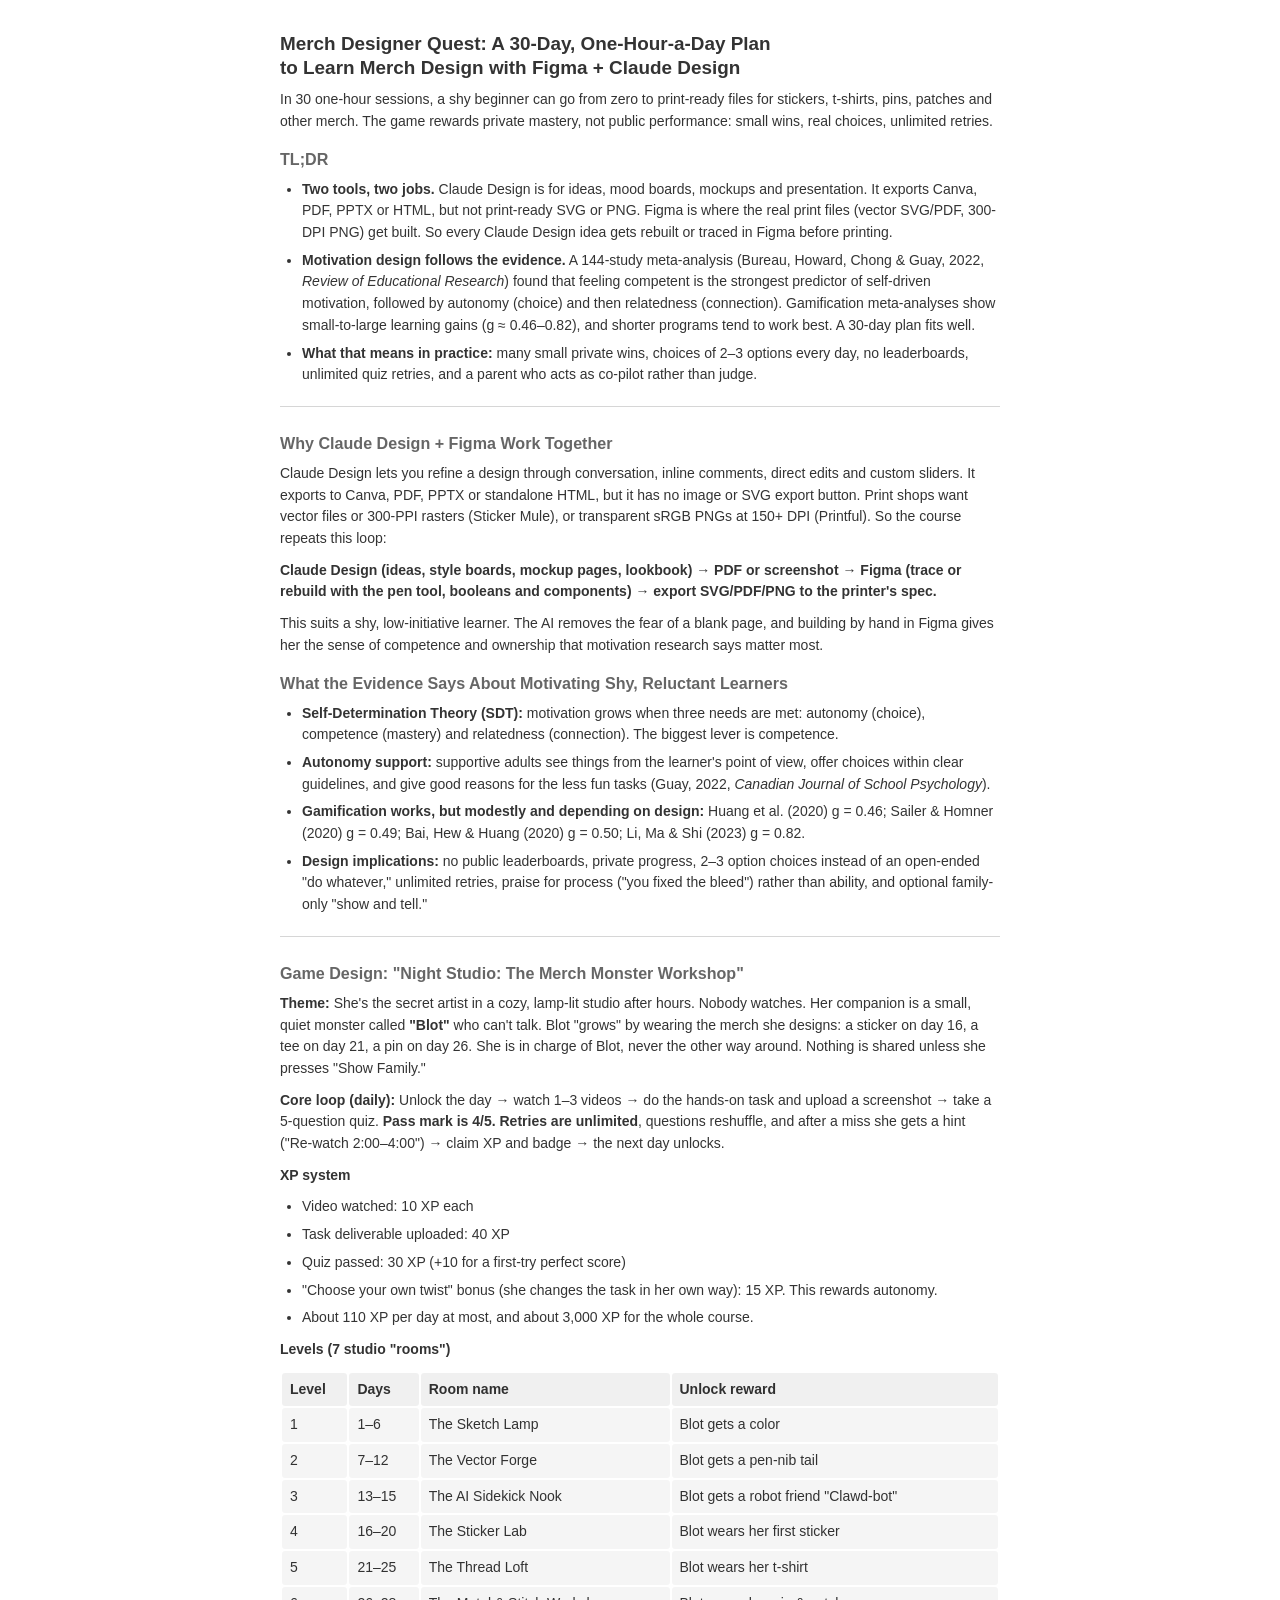
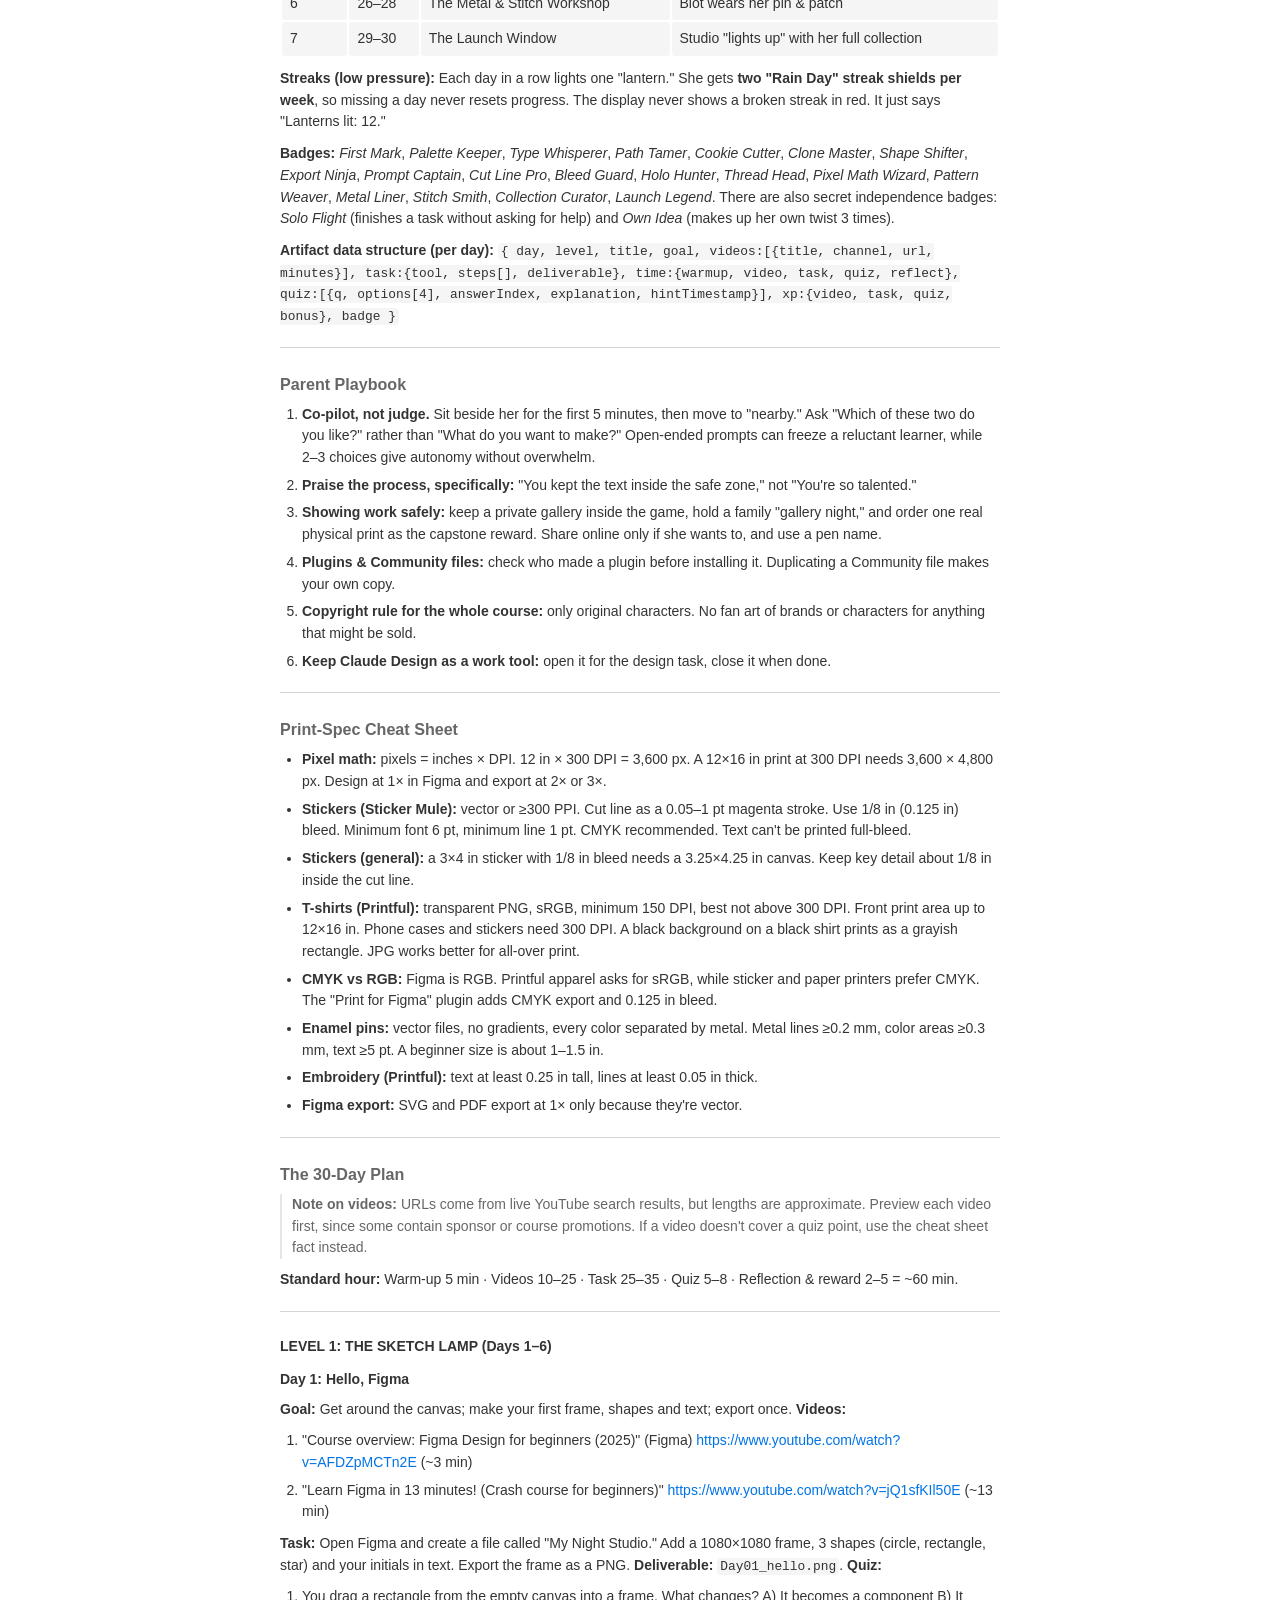
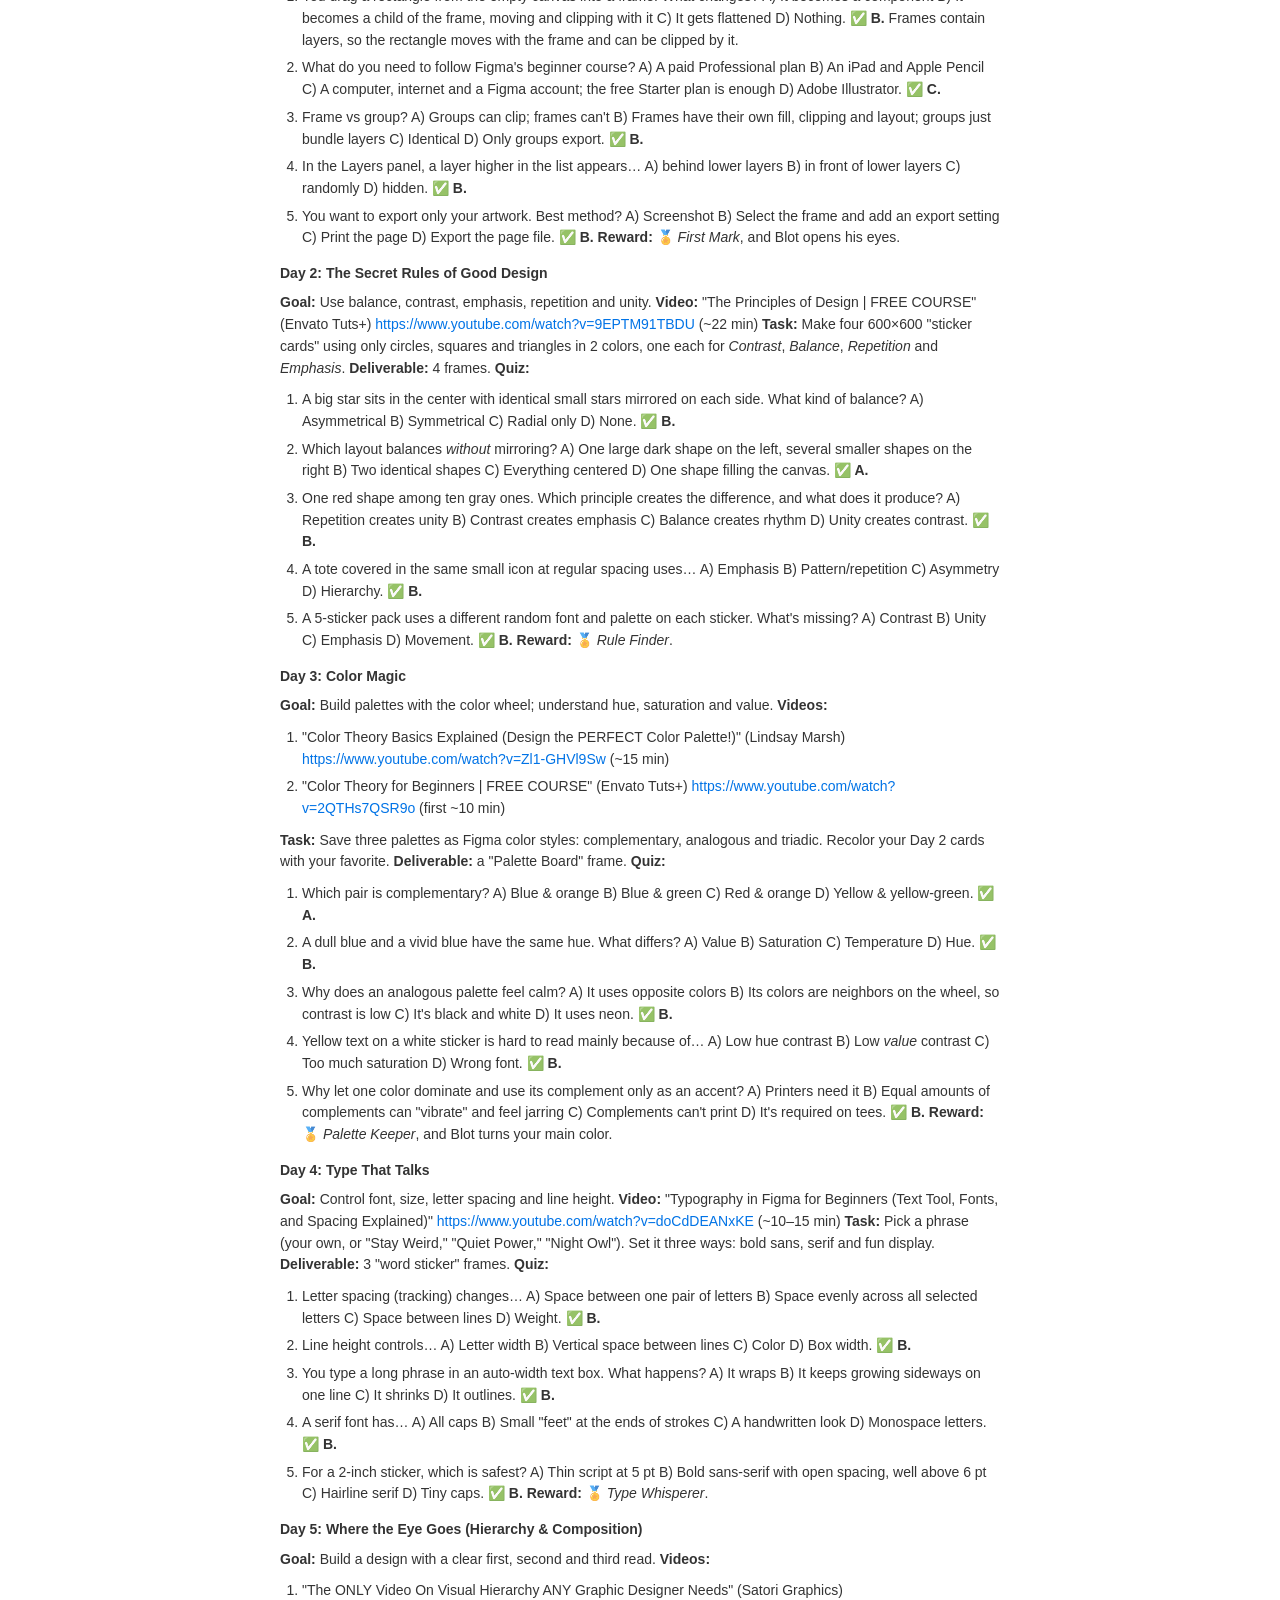
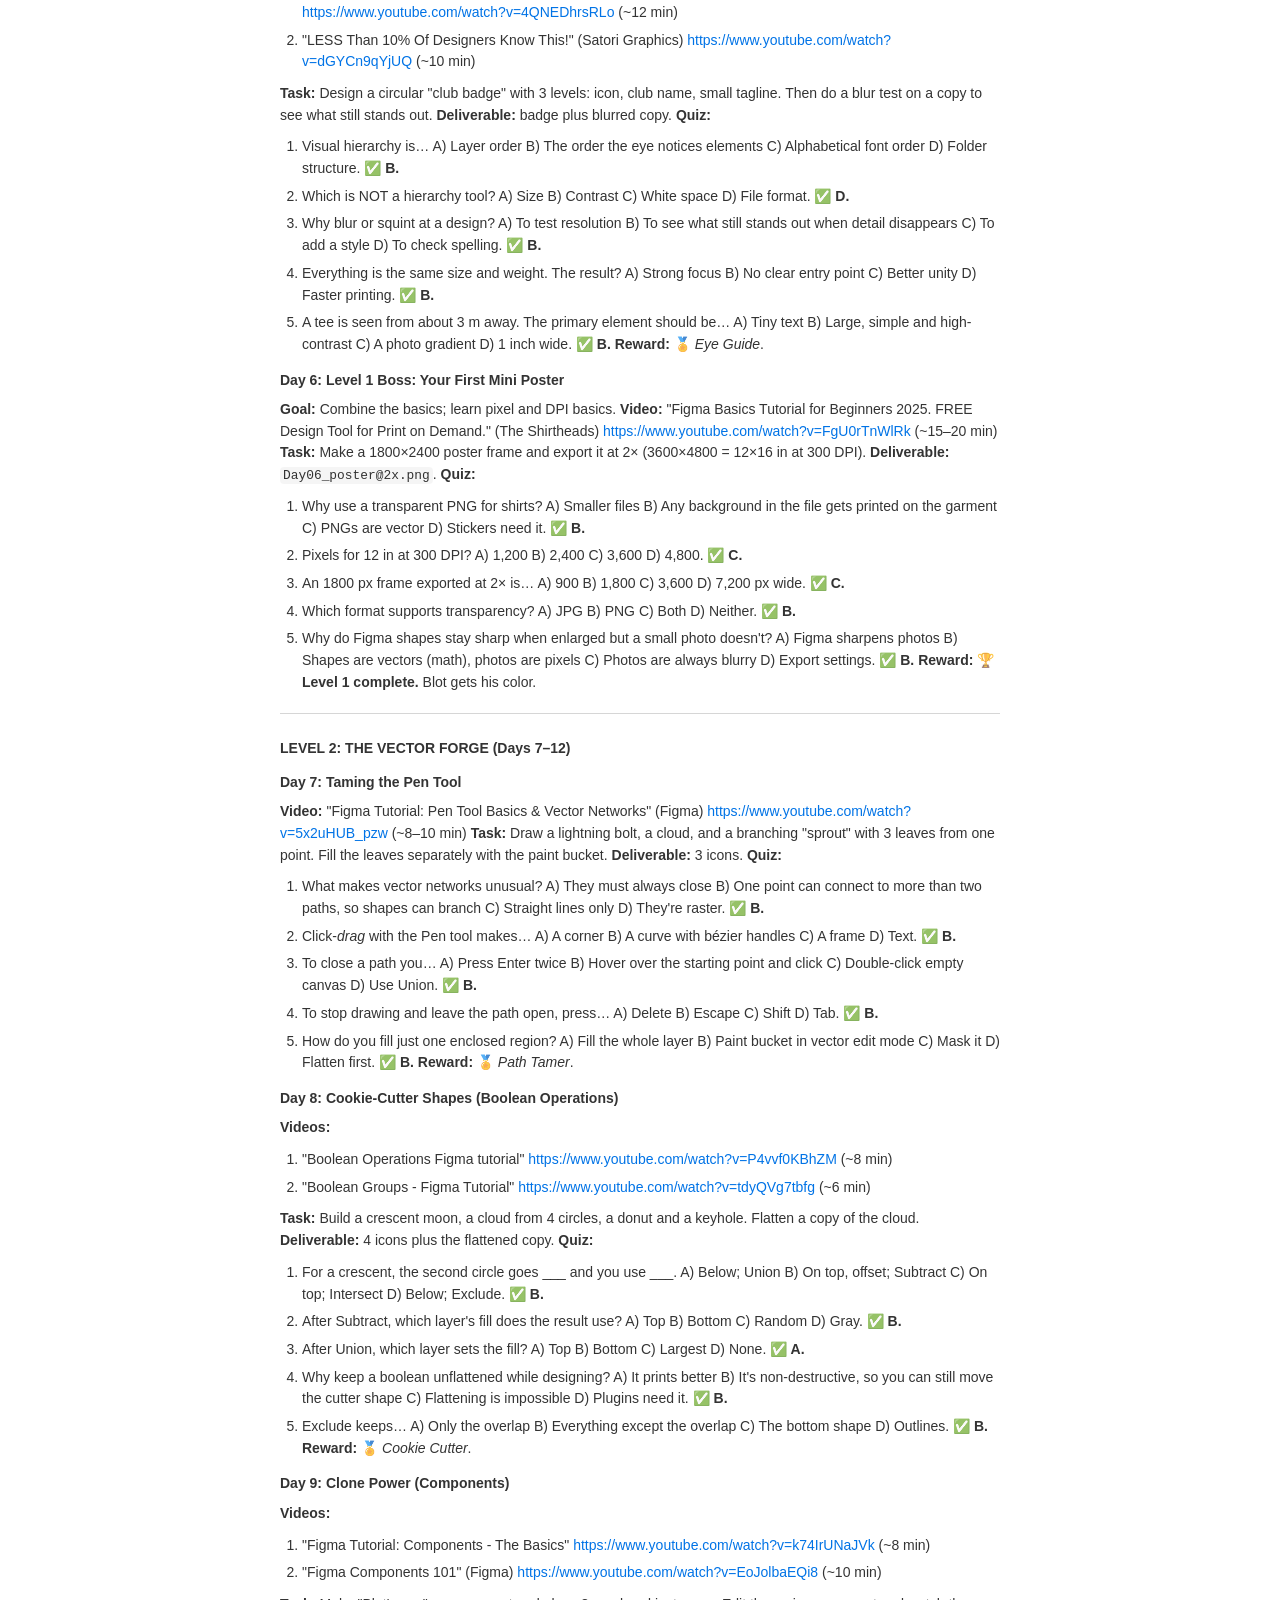
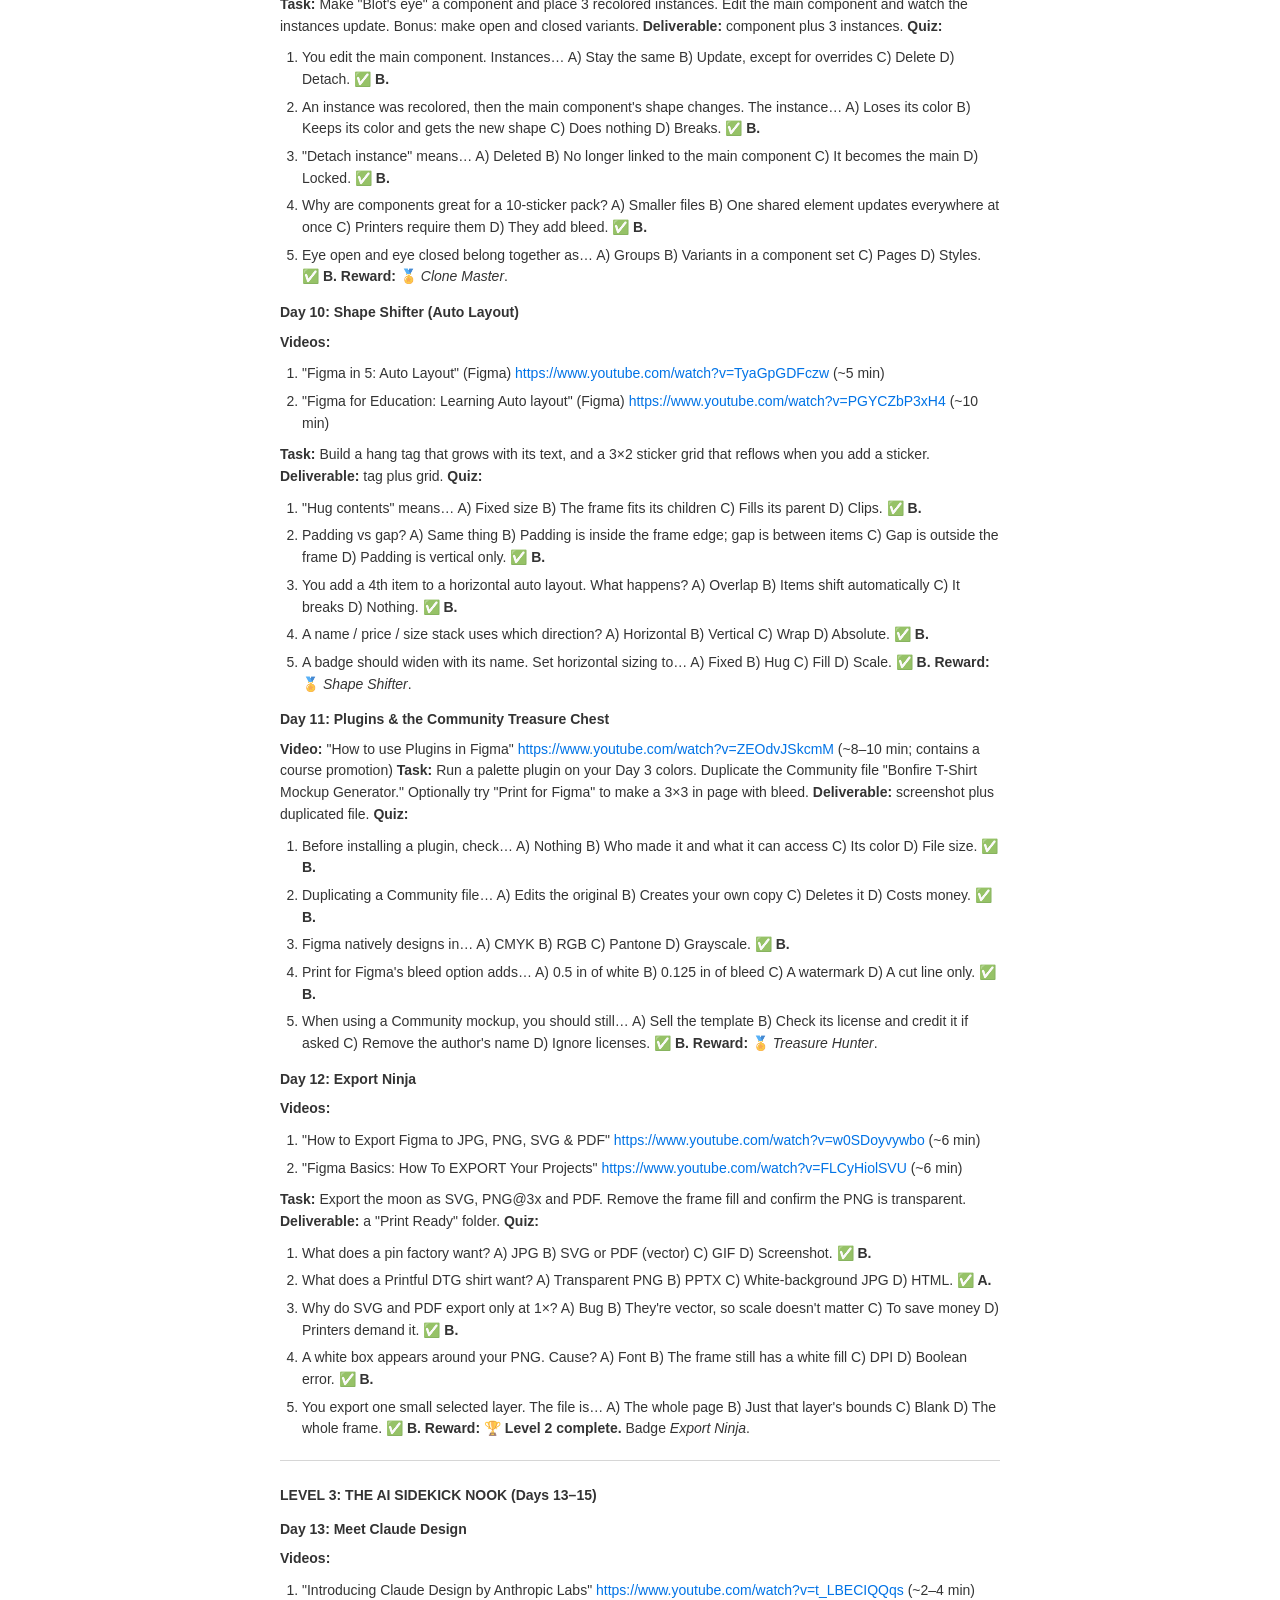
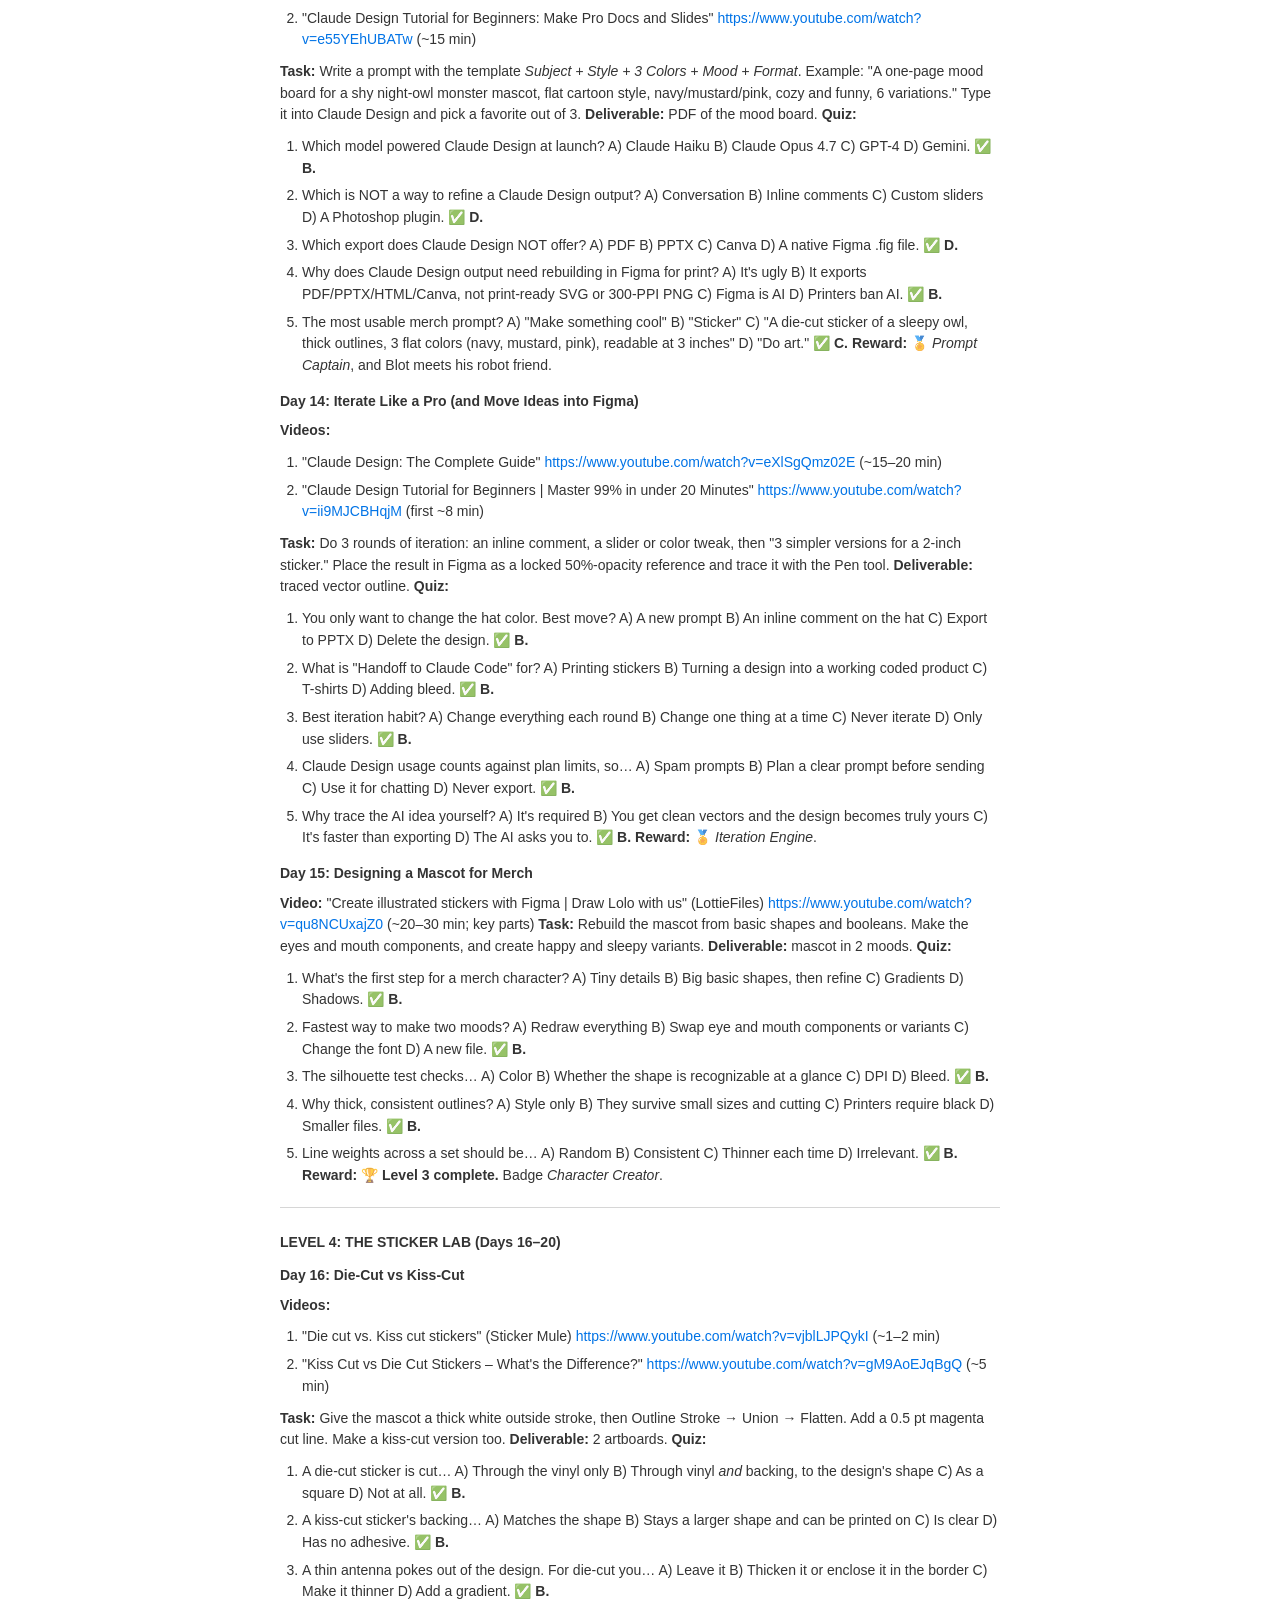
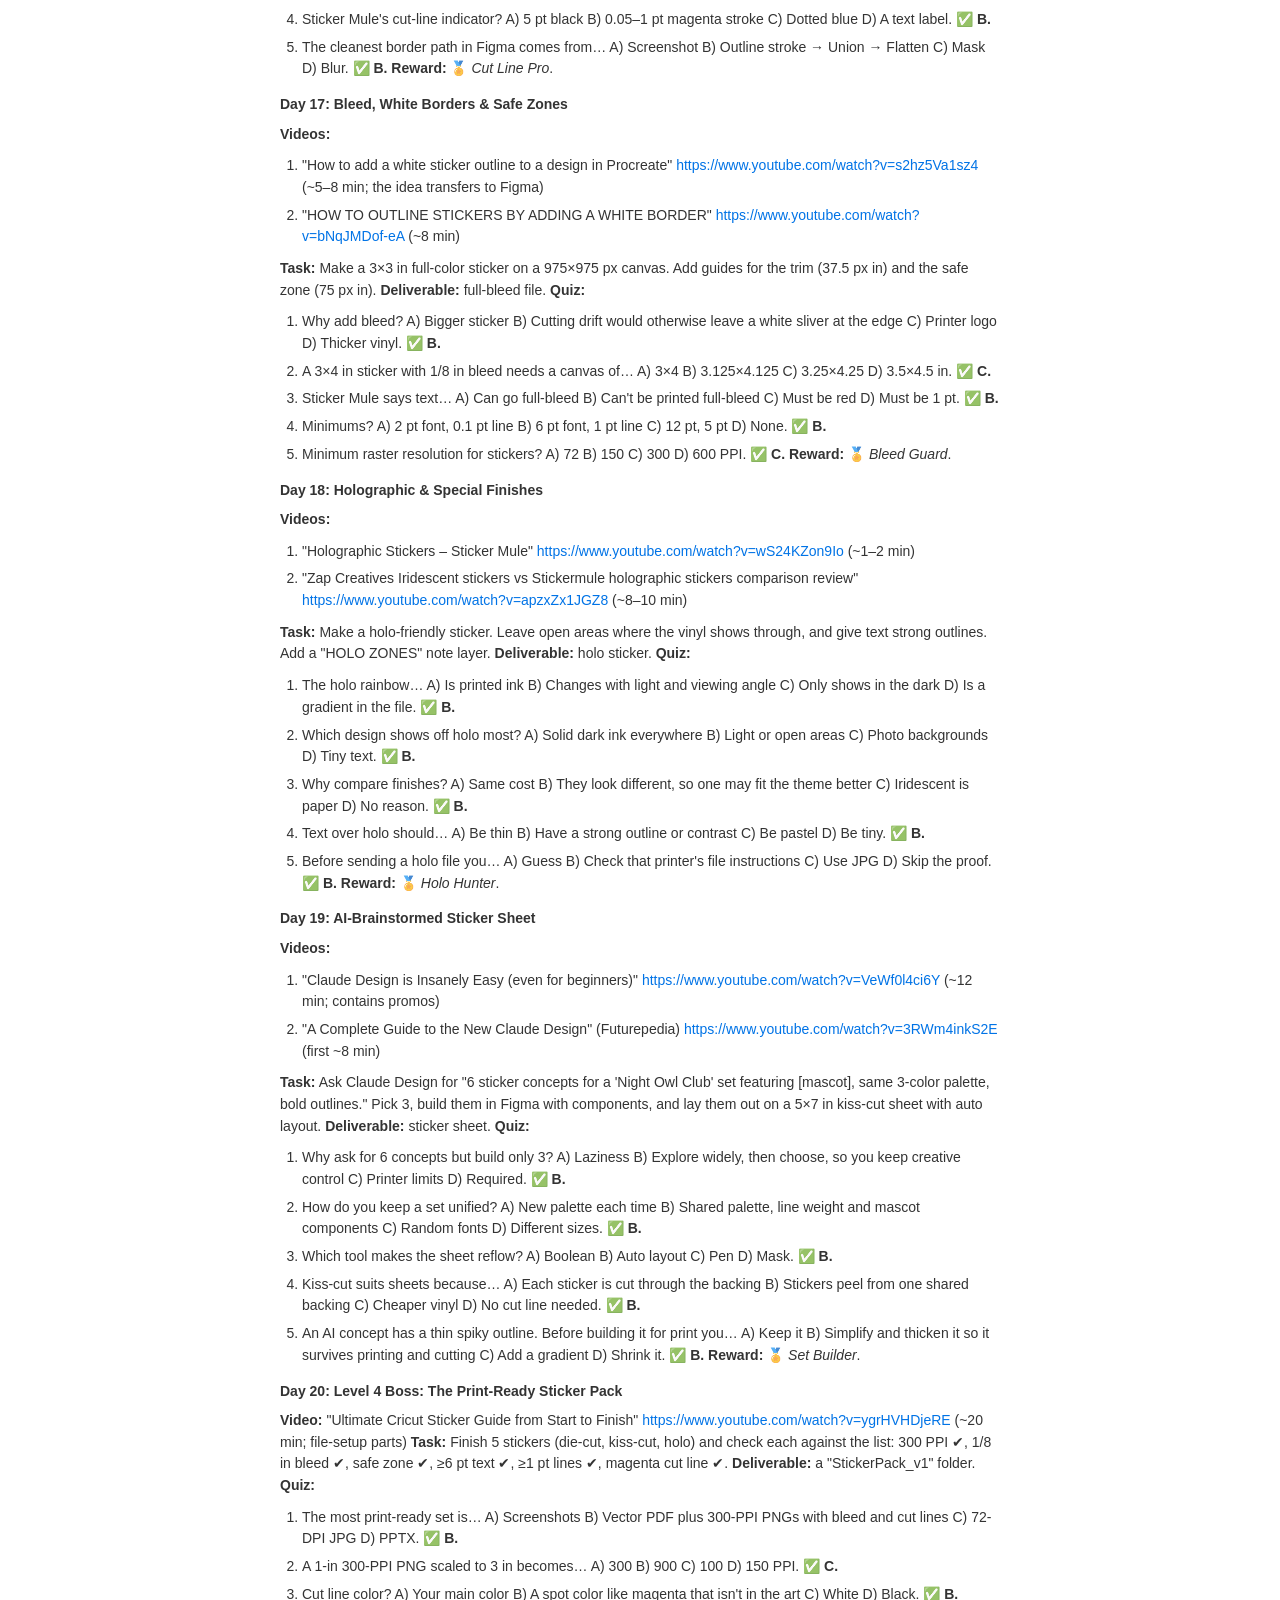
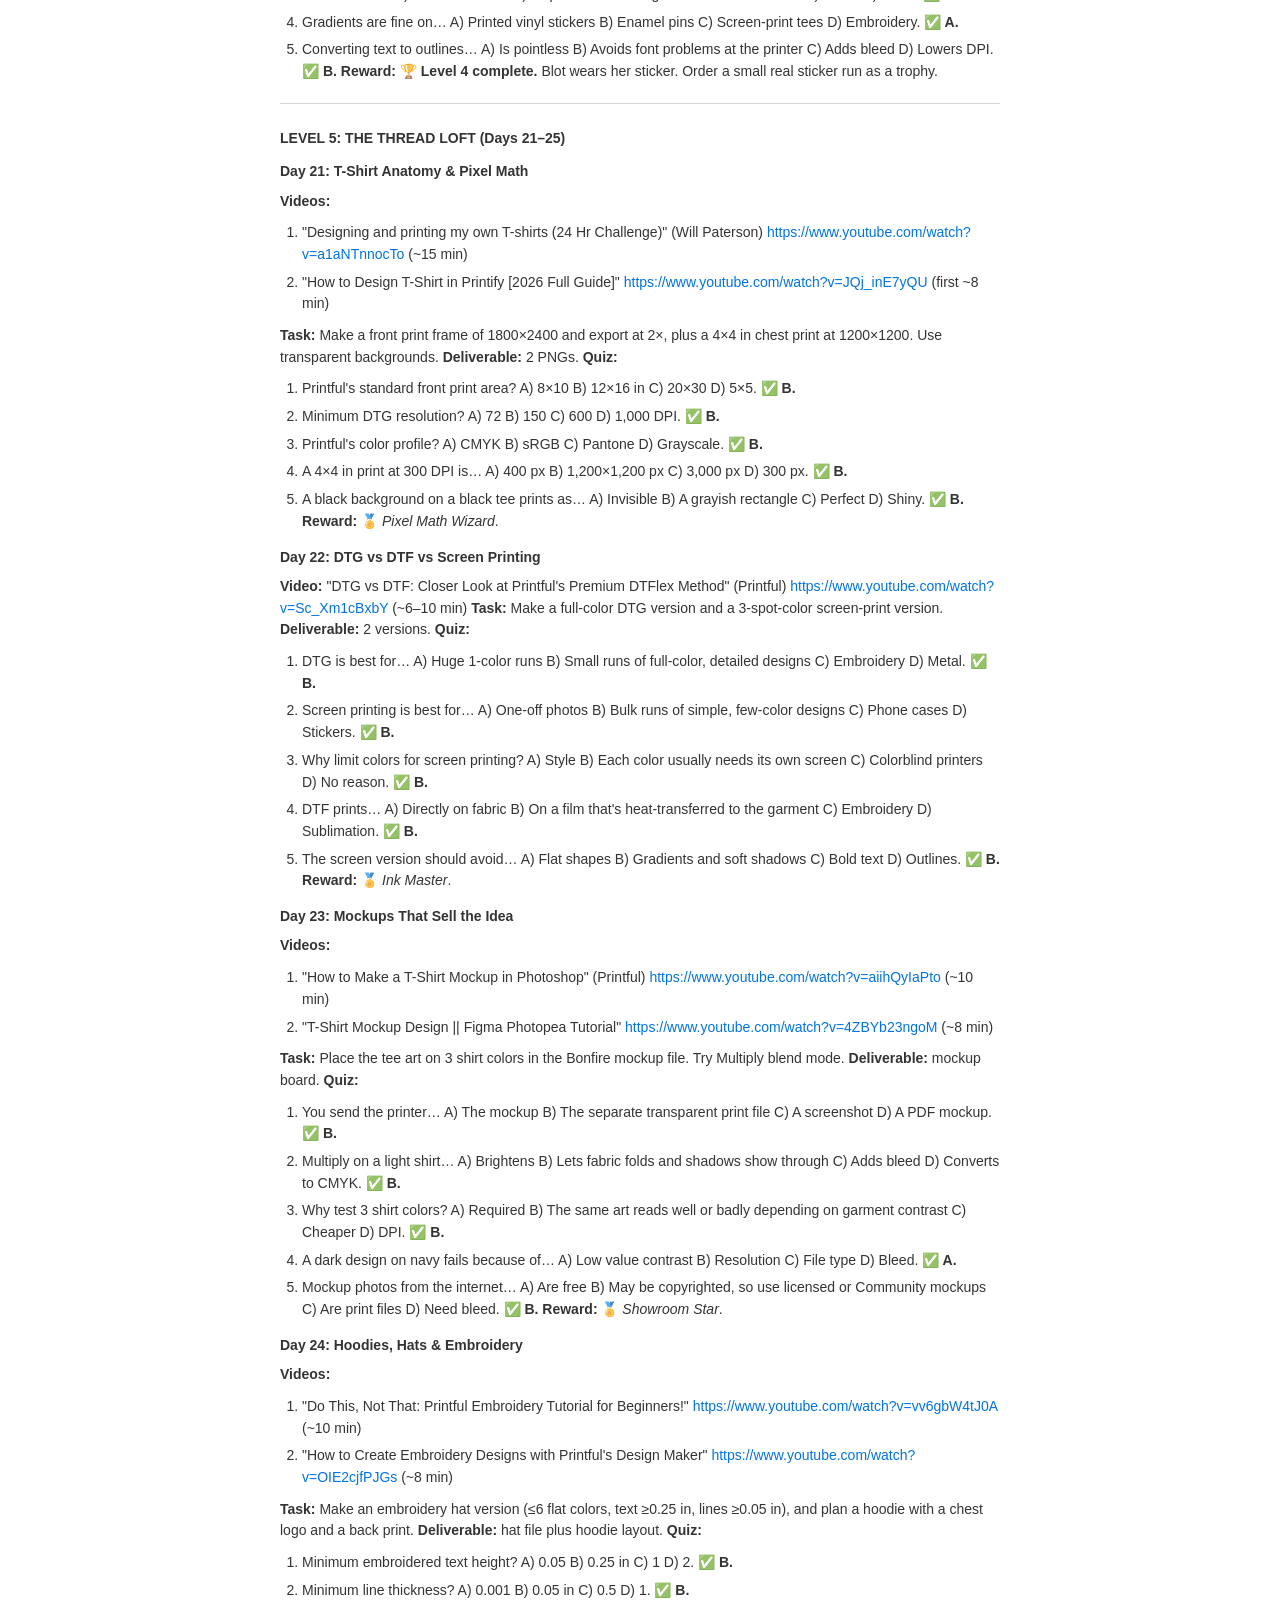
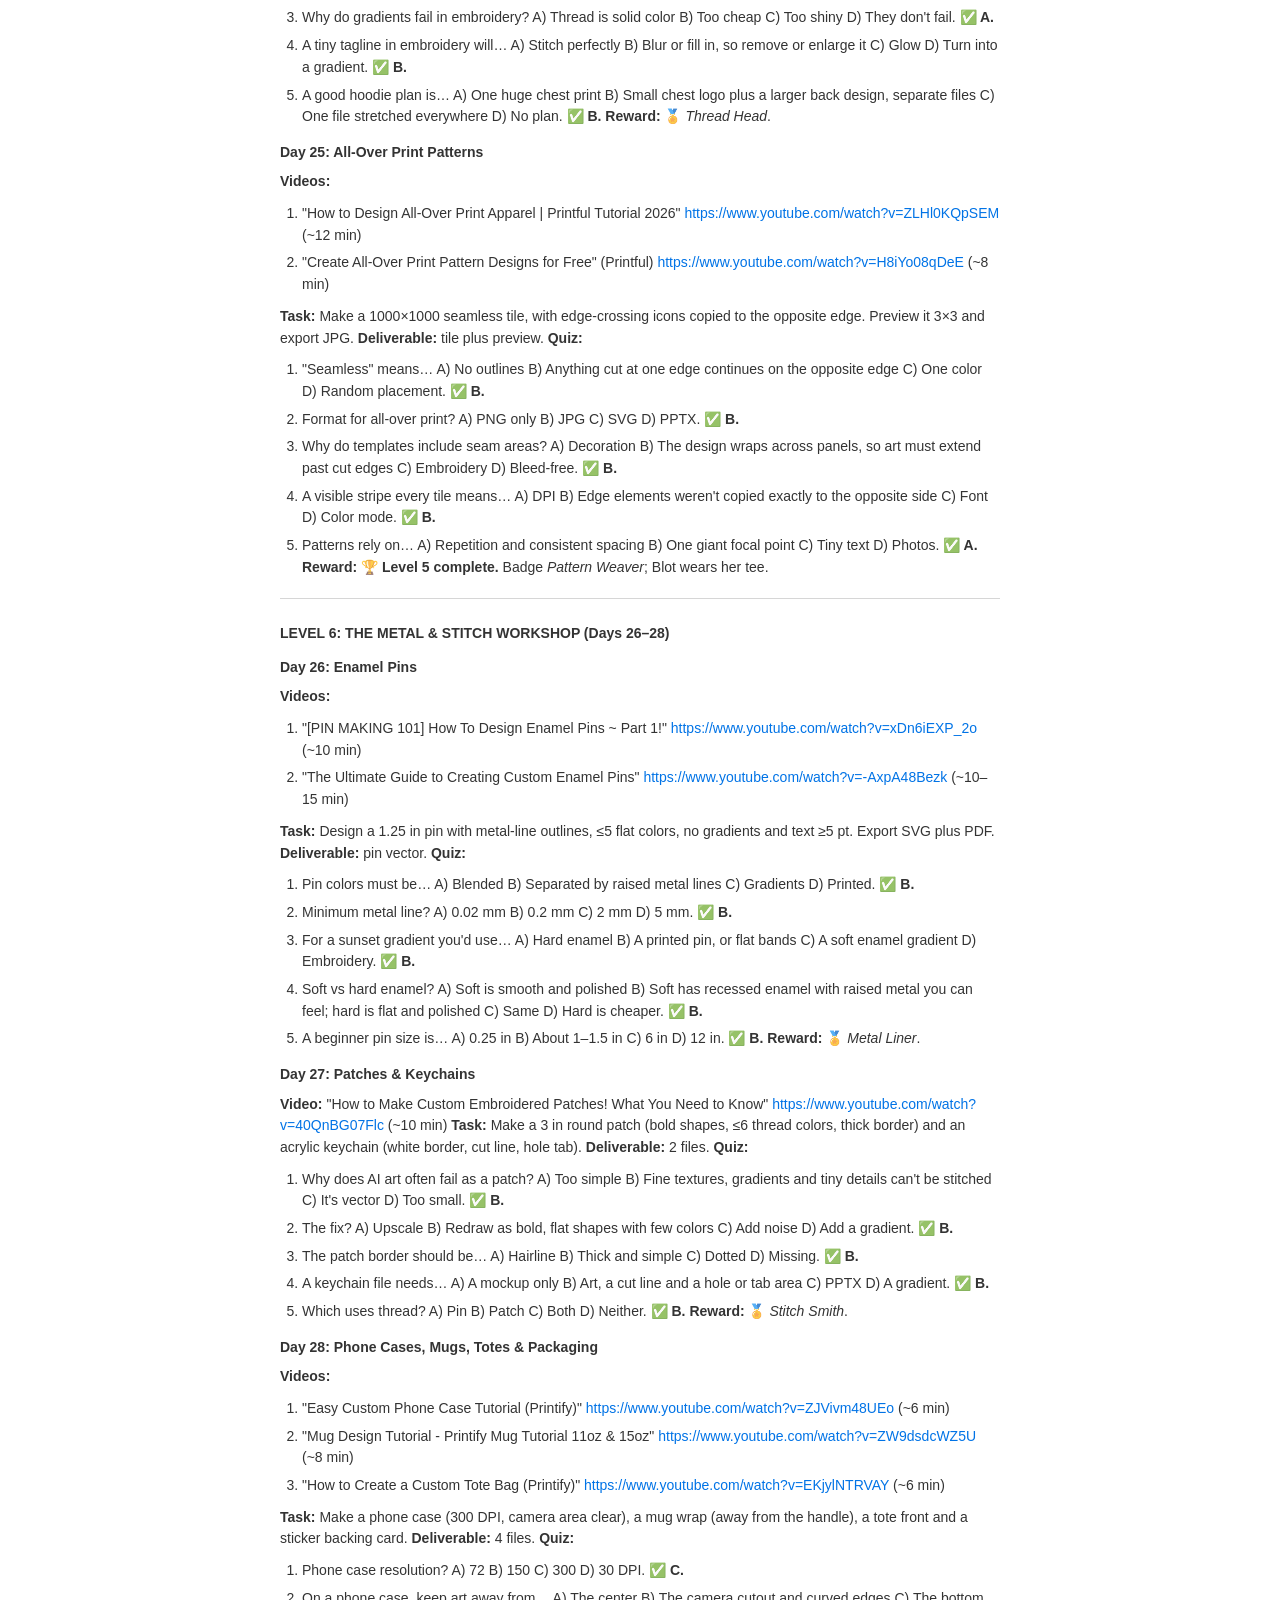
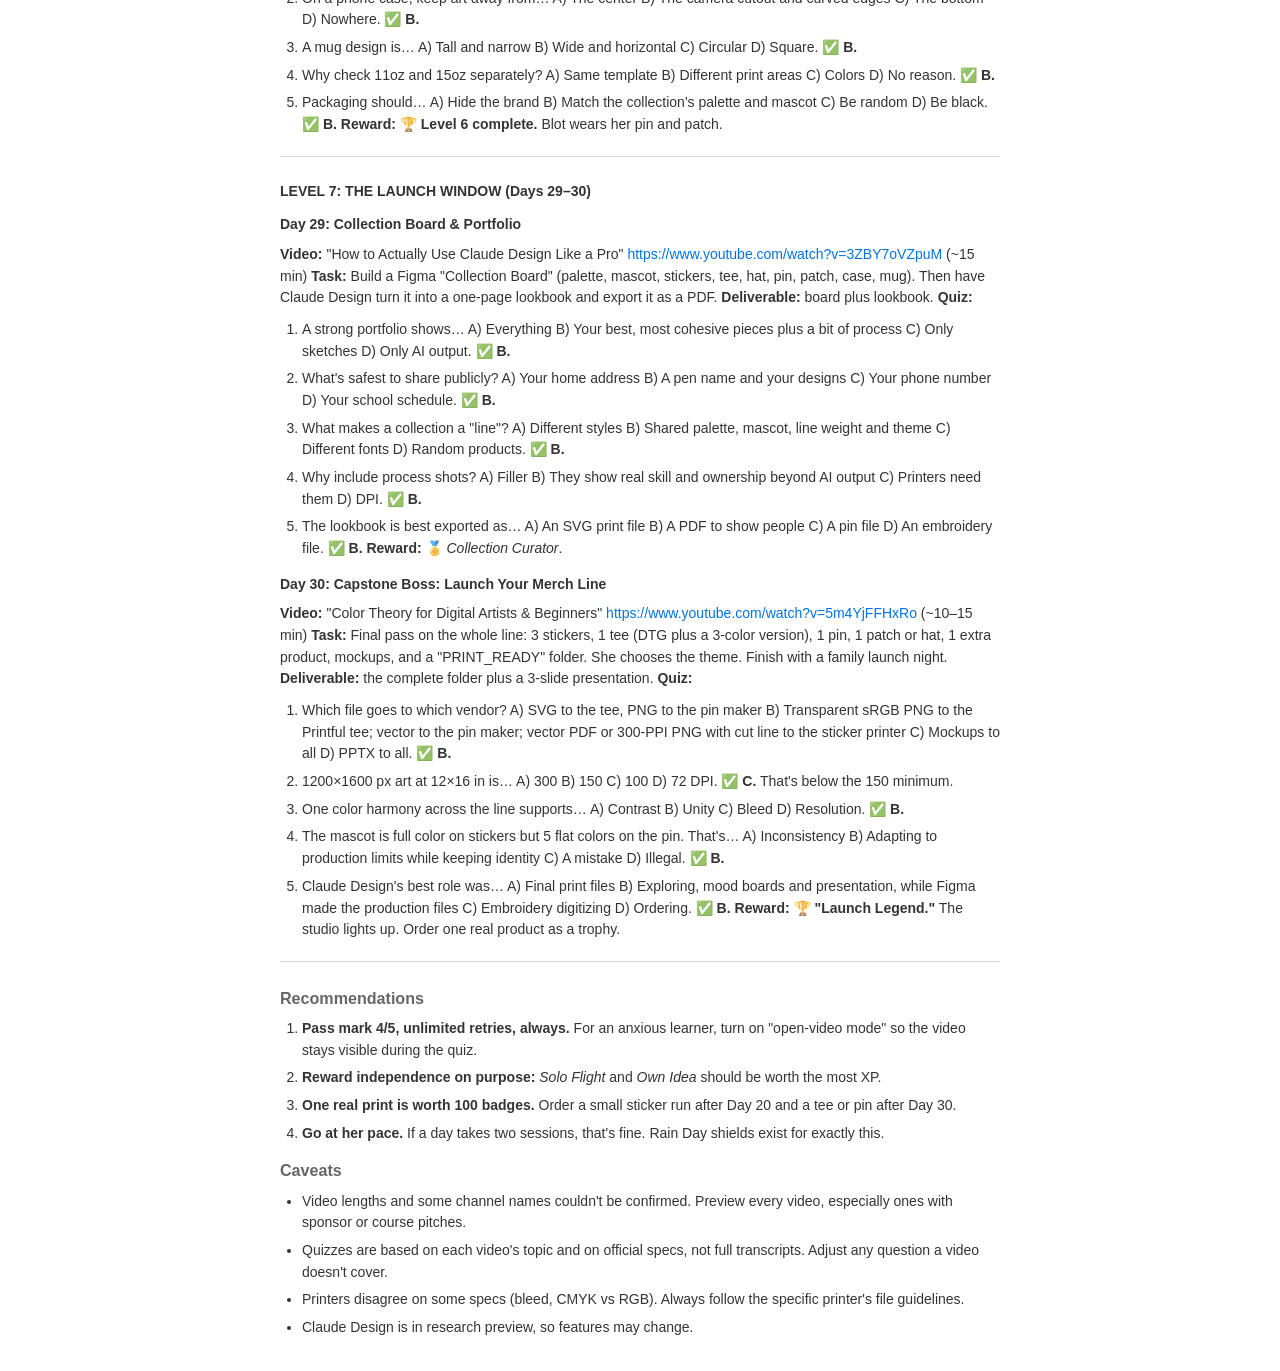
<file: docs/research.html>
<!doctype html><html><head><meta charset=utf8><meta name=viewport content="width=device-width,initial-scale=1,viewport-fit=cover"><style>:root{box-sizing:border-box;padding-top:env(safe-area-inset-top,0px);padding-bottom:env(safe-area-inset-bottom,0px)}html{scroll-padding-top:env(safe-area-inset-top,0px)}</style><style>:root{color-scheme:light dark;--md-bg:#fff;--md-text:rgba(0,0,0,.8);--md-muted:rgba(0,0,0,.6);--md-fill:rgba(0,0,0,.04);--md-fill-strong:rgba(0,0,0,.06);--md-rule:rgba(0,0,0,.1);--md-rule-strong:rgba(0,0,0,.16);--md-link:hsl(210 100% 45%)}@media (prefers-color-scheme:dark){:root:where(:not([data-theme="light"])){--md-bg:#0d0d0d;--md-text:rgba(255,255,255,.85);--md-muted:rgba(255,255,255,.6);--md-fill:rgba(255,255,255,.06);--md-fill-strong:rgba(255,255,255,.09);--md-rule:rgba(255,255,255,.14);--md-rule-strong:rgba(255,255,255,.22);--md-link:hsl(210 100% 72%)}}:root[data-theme="dark"]{color-scheme:dark;--md-bg:#0d0d0d;--md-text:rgba(255,255,255,.85);--md-muted:rgba(255,255,255,.6);--md-fill:rgba(255,255,255,.06);--md-fill-strong:rgba(255,255,255,.09);--md-rule:rgba(255,255,255,.14);--md-rule-strong:rgba(255,255,255,.22);--md-link:hsl(210 100% 72%)}:root[data-theme="light"]{color-scheme:light}@media print{:root,:root[data-theme="dark"]{color-scheme:light;--md-bg:#fff;--md-text:rgba(0,0,0,.8);--md-muted:rgba(0,0,0,.6);--md-fill:rgba(0,0,0,.04);--md-fill-strong:rgba(0,0,0,.06);--md-rule:rgba(0,0,0,.1);--md-rule-strong:rgba(0,0,0,.16);--md-link:hsl(210 100% 45%)}}body{background:var(--md-bg);color:var(--md-text);max-width:720px;margin:0 auto;padding:32px;display:flex;flex-direction:column;gap:10px;font:14px/1.55 -apple-system,BlinkMacSystemFont,'SF Pro','Segoe UI',sans-serif;overflow-wrap:break-word}body>:first-child{margin-top:0}h1,h2,h3,h4,h5,h6{margin:6px 0 0;line-height:1.25;font-weight:600;text-wrap:balance}h1{font-size:1.35em}h2{font-size:1.15em;color:var(--md-muted)}h3,h4,h5,h6{font-size:1em}p,ul,ol,blockquote,table,pre,hr{margin:0}strong{font-weight:600}a{color:var(--md-link);text-decoration:none}a:hover{text-decoration:underline}ul,ol{display:flex;flex-direction:column;gap:6px;padding-left:22px}ul{list-style:disc}ol{list-style:decimal}:is(li,td,th)>*+:is(p,ul,ol,blockquote){margin-top:6px}blockquote{display:flex;flex-direction:column;gap:10px;border-left:2px solid var(--md-rule);padding-left:10px;color:var(--md-muted)}:not(pre)>code{background:var(--md-fill);padding:1px 3px;border-radius:4px;font:.92em 'SF Mono',ui-monospace,Menlo,Consolas,monospace}a>code{background:none;color:inherit}pre{background:var(--md-fill);padding:10px 12px;border-radius:6px;overflow-x:auto;font:12px/1.5 'SF Mono',ui-monospace,Menlo,Consolas,monospace;margin-block:4px}pre code{background:none;padding:0;font:inherit}table{width:100%;border-collapse:separate;border-spacing:2px;font:inherit}th,td{padding:6px 8px;border-radius:3px;text-align:left;vertical-align:top}th{background:var(--md-fill-strong);font-weight:600}td{background:var(--md-fill)}:is(th,td) :not(pre)>code{background:transparent}hr{border:0;border-top:1px solid var(--md-rule-strong);margin-block:10px}img{max-width:100%;height:auto;border-radius:4px}</style>
</head><body>
<h1>Merch Designer Quest: A 30-Day, One-Hour-a-Day Plan to Learn Merch Design with Figma + Claude Design</h1>
<p>In 30 one-hour sessions, a shy beginner can go from zero to print-ready files for stickers, t-shirts, pins, patches and other merch. The game rewards private mastery, not public performance: small wins, real choices, unlimited retries.</p>
<h2>TL;DR</h2>
<ul>
<li><strong>Two tools, two jobs.</strong> Claude Design is for ideas, mood boards, mockups and presentation. It exports Canva, PDF, PPTX or HTML, but not print-ready SVG or PNG. Figma is where the real print files (vector SVG/PDF, 300-DPI PNG) get built. So every Claude Design idea gets rebuilt or traced in Figma before printing.</li>
<li><strong>Motivation design follows the evidence.</strong> A 144-study meta-analysis (Bureau, Howard, Chong &amp; Guay, 2022, <em>Review of Educational Research</em>) found that feeling competent is the strongest predictor of self-driven motivation, followed by autonomy (choice) and then relatedness (connection). Gamification meta-analyses show small-to-large learning gains (g ≈ 0.46–0.82), and shorter programs tend to work best. A 30-day plan fits well.</li>
<li><strong>What that means in practice:</strong> many small private wins, choices of 2–3 options every day, no leaderboards, unlimited quiz retries, and a parent who acts as co-pilot rather than judge.</li>
</ul>
<hr>
<h2>Why Claude Design + Figma Work Together</h2>
<p>Claude Design lets you refine a design through conversation, inline comments, direct edits and custom sliders. It exports to Canva, PDF, PPTX or standalone HTML, but it has no image or SVG export button. Print shops want vector files or 300-PPI rasters (Sticker Mule), or transparent sRGB PNGs at 150+ DPI (Printful). So the course repeats this loop:</p>
<p><strong>Claude Design (ideas, style boards, mockup pages, lookbook) → PDF or screenshot → Figma (trace or rebuild with the pen tool, booleans and components) → export SVG/PDF/PNG to the printer's spec.</strong></p>
<p>This suits a shy, low-initiative learner. The AI removes the fear of a blank page, and building by hand in Figma gives her the sense of competence and ownership that motivation research says matter most.</p>
<h2>What the Evidence Says About Motivating Shy, Reluctant Learners</h2>
<ul>
<li><strong>Self-Determination Theory (SDT):</strong> motivation grows when three needs are met: autonomy (choice), competence (mastery) and relatedness (connection). The biggest lever is competence.</li>
<li><strong>Autonomy support:</strong> supportive adults see things from the learner's point of view, offer choices within clear guidelines, and give good reasons for the less fun tasks (Guay, 2022, <em>Canadian Journal of School Psychology</em>).</li>
<li><strong>Gamification works, but modestly and depending on design:</strong> Huang et al. (2020) g = 0.46; Sailer &amp; Homner (2020) g = 0.49; Bai, Hew &amp; Huang (2020) g = 0.50; Li, Ma &amp; Shi (2023) g = 0.82.</li>
<li><strong>Design implications:</strong> no public leaderboards, private progress, 2–3 option choices instead of an open-ended &quot;do whatever,&quot; unlimited retries, praise for process (&quot;you fixed the bleed&quot;) rather than ability, and optional family-only &quot;show and tell.&quot;</li>
</ul>
<hr>
<h2>Game Design: &quot;Night Studio: The Merch Monster Workshop&quot;</h2>
<p><strong>Theme:</strong> She's the secret artist in a cozy, lamp-lit studio after hours. Nobody watches. Her companion is a small, quiet monster called <strong>&quot;Blot&quot;</strong> who can't talk. Blot &quot;grows&quot; by wearing the merch she designs: a sticker on day 16, a tee on day 21, a pin on day 26. She is in charge of Blot, never the other way around. Nothing is shared unless she presses &quot;Show Family.&quot;</p>
<p><strong>Core loop (daily):</strong> Unlock the day → watch 1–3 videos → do the hands-on task and upload a screenshot → take a 5-question quiz. <strong>Pass mark is 4/5. Retries are unlimited</strong>, questions reshuffle, and after a miss she gets a hint (&quot;Re-watch 2:00–4:00&quot;) → claim XP and badge → the next day unlocks.</p>
<p><strong>XP system</strong></p>
<ul>
<li>Video watched: 10 XP each</li>
<li>Task deliverable uploaded: 40 XP</li>
<li>Quiz passed: 30 XP (+10 for a first-try perfect score)</li>
<li>&quot;Choose your own twist&quot; bonus (she changes the task in her own way): 15 XP. This rewards autonomy.</li>
<li>About 110 XP per day at most, and about 3,000 XP for the whole course.</li>
</ul>
<p><strong>Levels (7 studio &quot;rooms&quot;)</strong></p>
<table>
<thead>
<tr>
<th>Level</th>
<th>Days</th>
<th>Room name</th>
<th>Unlock reward</th>
</tr>
</thead>
<tbody>
<tr>
<td>1</td>
<td>1–6</td>
<td>The Sketch Lamp</td>
<td>Blot gets a color</td>
</tr>
<tr>
<td>2</td>
<td>7–12</td>
<td>The Vector Forge</td>
<td>Blot gets a pen-nib tail</td>
</tr>
<tr>
<td>3</td>
<td>13–15</td>
<td>The AI Sidekick Nook</td>
<td>Blot gets a robot friend &quot;Clawd-bot&quot;</td>
</tr>
<tr>
<td>4</td>
<td>16–20</td>
<td>The Sticker Lab</td>
<td>Blot wears her first sticker</td>
</tr>
<tr>
<td>5</td>
<td>21–25</td>
<td>The Thread Loft</td>
<td>Blot wears her t-shirt</td>
</tr>
<tr>
<td>6</td>
<td>26–28</td>
<td>The Metal &amp; Stitch Workshop</td>
<td>Blot wears her pin &amp; patch</td>
</tr>
<tr>
<td>7</td>
<td>29–30</td>
<td>The Launch Window</td>
<td>Studio &quot;lights up&quot; with her full collection</td>
</tr>
</tbody>
</table>
<p><strong>Streaks (low pressure):</strong> Each day in a row lights one &quot;lantern.&quot; She gets <strong>two &quot;Rain Day&quot; streak shields per week</strong>, so missing a day never resets progress. The display never shows a broken streak in red. It just says &quot;Lanterns lit: 12.&quot;</p>
<p><strong>Badges:</strong> <em>First Mark</em>, <em>Palette Keeper</em>, <em>Type Whisperer</em>, <em>Path Tamer</em>, <em>Cookie Cutter</em>, <em>Clone Master</em>, <em>Shape Shifter</em>, <em>Export Ninja</em>, <em>Prompt Captain</em>, <em>Cut Line Pro</em>, <em>Bleed Guard</em>, <em>Holo Hunter</em>, <em>Thread Head</em>, <em>Pixel Math Wizard</em>, <em>Pattern Weaver</em>, <em>Metal Liner</em>, <em>Stitch Smith</em>, <em>Collection Curator</em>, <em>Launch Legend</em>. There are also secret independence badges: <em>Solo Flight</em> (finishes a task without asking for help) and <em>Own Idea</em> (makes up her own twist 3 times).</p>
<p><strong>Artifact data structure (per day):</strong>
<code>{ day, level, title, goal, videos:[{title, channel, url, minutes}], task:{tool, steps[], deliverable}, time:{warmup, video, task, quiz, reflect}, quiz:[{q, options[4], answerIndex, explanation, hintTimestamp}], xp:{video, task, quiz, bonus}, badge }</code></p>
<hr>
<h2>Parent Playbook</h2>
<ol>
<li><strong>Co-pilot, not judge.</strong> Sit beside her for the first 5 minutes, then move to &quot;nearby.&quot; Ask &quot;Which of these two do you like?&quot; rather than &quot;What do you want to make?&quot; Open-ended prompts can freeze a reluctant learner, while 2–3 choices give autonomy without overwhelm.</li>
<li><strong>Praise the process, specifically:</strong> &quot;You kept the text inside the safe zone,&quot; not &quot;You're so talented.&quot;</li>
<li><strong>Showing work safely:</strong> keep a private gallery inside the game, hold a family &quot;gallery night,&quot; and order one real physical print as the capstone reward. Share online only if she wants to, and use a pen name.</li>
<li><strong>Plugins &amp; Community files:</strong> check who made a plugin before installing it. Duplicating a Community file makes your own copy.</li>
<li><strong>Copyright rule for the whole course:</strong> only original characters. No fan art of brands or characters for anything that might be sold.</li>
<li><strong>Keep Claude Design as a work tool:</strong> open it for the design task, close it when done.</li>
</ol>
<hr>
<h2>Print-Spec Cheat Sheet</h2>
<ul>
<li><strong>Pixel math:</strong> pixels = inches × DPI. 12 in × 300 DPI = 3,600 px. A 12×16 in print at 300 DPI needs 3,600 × 4,800 px. Design at 1× in Figma and export at 2× or 3×.</li>
<li><strong>Stickers (Sticker Mule):</strong> vector or ≥300 PPI. Cut line as a 0.05–1 pt magenta stroke. Use 1/8 in (0.125 in) bleed. Minimum font 6 pt, minimum line 1 pt. CMYK recommended. Text can't be printed full-bleed.</li>
<li><strong>Stickers (general):</strong> a 3×4 in sticker with 1/8 in bleed needs a 3.25×4.25 in canvas. Keep key detail about 1/8 in inside the cut line.</li>
<li><strong>T-shirts (Printful):</strong> transparent PNG, sRGB, minimum 150 DPI, best not above 300 DPI. Front print area up to 12×16 in. Phone cases and stickers need 300 DPI. A black background on a black shirt prints as a grayish rectangle. JPG works better for all-over print.</li>
<li><strong>CMYK vs RGB:</strong> Figma is RGB. Printful apparel asks for sRGB, while sticker and paper printers prefer CMYK. The &quot;Print for Figma&quot; plugin adds CMYK export and 0.125 in bleed.</li>
<li><strong>Enamel pins:</strong> vector files, no gradients, every color separated by metal. Metal lines ≥0.2 mm, color areas ≥0.3 mm, text ≥5 pt. A beginner size is about 1–1.5 in.</li>
<li><strong>Embroidery (Printful):</strong> text at least 0.25 in tall, lines at least 0.05 in thick.</li>
<li><strong>Figma export:</strong> SVG and PDF export at 1× only because they're vector.</li>
</ul>
<hr>
<h2>The 30-Day Plan</h2>
<blockquote>
<p><strong>Note on videos:</strong> URLs come from live YouTube search results, but lengths are approximate. Preview each video first, since some contain sponsor or course promotions. If a video doesn't cover a quiz point, use the cheat sheet fact instead.</p>
</blockquote>
<p><strong>Standard hour:</strong> Warm-up 5 min · Videos 10–25 · Task 25–35 · Quiz 5–8 · Reflection &amp; reward 2–5 = ~60 min.</p>
<hr>
<h3>LEVEL 1: THE SKETCH LAMP (Days 1–6)</h3>
<h4>Day 1: Hello, Figma</h4>
<p><strong>Goal:</strong> Get around the canvas; make your first frame, shapes and text; export once.
<strong>Videos:</strong></p>
<ol>
<li>&quot;Course overview: Figma Design for beginners (2025)&quot; (Figma) <a href="https://www.youtube.com/watch?v=AFDZpMCTn2E">https://www.youtube.com/watch?v=AFDZpMCTn2E</a> (~3 min)</li>
<li>&quot;Learn Figma in 13 minutes! (Crash course for beginners)&quot; <a href="https://www.youtube.com/watch?v=jQ1sfKIl50E">https://www.youtube.com/watch?v=jQ1sfKIl50E</a> (~13 min)</li>
</ol>
<p><strong>Task:</strong> Open Figma and create a file called &quot;My Night Studio.&quot; Add a 1080×1080 frame, 3 shapes (circle, rectangle, star) and your initials in text. Export the frame as a PNG. <strong>Deliverable:</strong> <code>Day01_hello.png</code>.
<strong>Quiz:</strong></p>
<ol>
<li>You drag a rectangle from the empty canvas into a frame. What changes? A) It becomes a component B) It becomes a child of the frame, moving and clipping with it C) It gets flattened D) Nothing. <strong>✅ B.</strong> Frames contain layers, so the rectangle moves with the frame and can be clipped by it.</li>
<li>What do you need to follow Figma's beginner course? A) A paid Professional plan B) An iPad and Apple Pencil C) A computer, internet and a Figma account; the free Starter plan is enough D) Adobe Illustrator. <strong>✅ C.</strong></li>
<li>Frame vs group? A) Groups can clip; frames can't B) Frames have their own fill, clipping and layout; groups just bundle layers C) Identical D) Only groups export. <strong>✅ B.</strong></li>
<li>In the Layers panel, a layer higher in the list appears… A) behind lower layers B) in front of lower layers C) randomly D) hidden. <strong>✅ B.</strong></li>
<li>You want to export only your artwork. Best method? A) Screenshot B) Select the frame and add an export setting C) Print the page D) Export the page file. <strong>✅ B.</strong>
<strong>Reward:</strong> 🏅 <em>First Mark</em>, and Blot opens his eyes.</li>
</ol>
<h4>Day 2: The Secret Rules of Good Design</h4>
<p><strong>Goal:</strong> Use balance, contrast, emphasis, repetition and unity.
<strong>Video:</strong> &quot;The Principles of Design | FREE COURSE&quot; (Envato Tuts+) <a href="https://www.youtube.com/watch?v=9EPTM91TBDU">https://www.youtube.com/watch?v=9EPTM91TBDU</a> (~22 min)
<strong>Task:</strong> Make four 600×600 &quot;sticker cards&quot; using only circles, squares and triangles in 2 colors, one each for <em>Contrast</em>, <em>Balance</em>, <em>Repetition</em> and <em>Emphasis</em>. <strong>Deliverable:</strong> 4 frames.
<strong>Quiz:</strong></p>
<ol>
<li>A big star sits in the center with identical small stars mirrored on each side. What kind of balance? A) Asymmetrical B) Symmetrical C) Radial only D) None. <strong>✅ B.</strong></li>
<li>Which layout balances <em>without</em> mirroring? A) One large dark shape on the left, several smaller shapes on the right B) Two identical shapes C) Everything centered D) One shape filling the canvas. <strong>✅ A.</strong></li>
<li>One red shape among ten gray ones. Which principle creates the difference, and what does it produce? A) Repetition creates unity B) Contrast creates emphasis C) Balance creates rhythm D) Unity creates contrast. <strong>✅ B.</strong></li>
<li>A tote covered in the same small icon at regular spacing uses… A) Emphasis B) Pattern/repetition C) Asymmetry D) Hierarchy. <strong>✅ B.</strong></li>
<li>A 5-sticker pack uses a different random font and palette on each sticker. What's missing? A) Contrast B) Unity C) Emphasis D) Movement. <strong>✅ B.</strong>
<strong>Reward:</strong> 🏅 <em>Rule Finder</em>.</li>
</ol>
<h4>Day 3: Color Magic</h4>
<p><strong>Goal:</strong> Build palettes with the color wheel; understand hue, saturation and value.
<strong>Videos:</strong></p>
<ol>
<li>&quot;Color Theory Basics Explained (Design the PERFECT Color Palette!)&quot; (Lindsay Marsh) <a href="https://www.youtube.com/watch?v=Zl1-GHVl9Sw">https://www.youtube.com/watch?v=Zl1-GHVl9Sw</a> (~15 min)</li>
<li>&quot;Color Theory for Beginners | FREE COURSE&quot; (Envato Tuts+) <a href="https://www.youtube.com/watch?v=2QTHs7QSR9o">https://www.youtube.com/watch?v=2QTHs7QSR9o</a> (first ~10 min)</li>
</ol>
<p><strong>Task:</strong> Save three palettes as Figma color styles: complementary, analogous and triadic. Recolor your Day 2 cards with your favorite. <strong>Deliverable:</strong> a &quot;Palette Board&quot; frame.
<strong>Quiz:</strong></p>
<ol>
<li>Which pair is complementary? A) Blue &amp; orange B) Blue &amp; green C) Red &amp; orange D) Yellow &amp; yellow-green. <strong>✅ A.</strong></li>
<li>A dull blue and a vivid blue have the same hue. What differs? A) Value B) Saturation C) Temperature D) Hue. <strong>✅ B.</strong></li>
<li>Why does an analogous palette feel calm? A) It uses opposite colors B) Its colors are neighbors on the wheel, so contrast is low C) It's black and white D) It uses neon. <strong>✅ B.</strong></li>
<li>Yellow text on a white sticker is hard to read mainly because of… A) Low hue contrast B) Low <em>value</em> contrast C) Too much saturation D) Wrong font. <strong>✅ B.</strong></li>
<li>Why let one color dominate and use its complement only as an accent? A) Printers need it B) Equal amounts of complements can &quot;vibrate&quot; and feel jarring C) Complements can't print D) It's required on tees. <strong>✅ B.</strong>
<strong>Reward:</strong> 🏅 <em>Palette Keeper</em>, and Blot turns your main color.</li>
</ol>
<h4>Day 4: Type That Talks</h4>
<p><strong>Goal:</strong> Control font, size, letter spacing and line height.
<strong>Video:</strong> &quot;Typography in Figma for Beginners (Text Tool, Fonts, and Spacing Explained)&quot; <a href="https://www.youtube.com/watch?v=doCdDEANxKE">https://www.youtube.com/watch?v=doCdDEANxKE</a> (~10–15 min)
<strong>Task:</strong> Pick a phrase (your own, or &quot;Stay Weird,&quot; &quot;Quiet Power,&quot; &quot;Night Owl&quot;). Set it three ways: bold sans, serif and fun display. <strong>Deliverable:</strong> 3 &quot;word sticker&quot; frames.
<strong>Quiz:</strong></p>
<ol>
<li>Letter spacing (tracking) changes… A) Space between one pair of letters B) Space evenly across all selected letters C) Space between lines D) Weight. <strong>✅ B.</strong></li>
<li>Line height controls… A) Letter width B) Vertical space between lines C) Color D) Box width. <strong>✅ B.</strong></li>
<li>You type a long phrase in an auto-width text box. What happens? A) It wraps B) It keeps growing sideways on one line C) It shrinks D) It outlines. <strong>✅ B.</strong></li>
<li>A serif font has… A) All caps B) Small &quot;feet&quot; at the ends of strokes C) A handwritten look D) Monospace letters. <strong>✅ B.</strong></li>
<li>For a 2-inch sticker, which is safest? A) Thin script at 5 pt B) Bold sans-serif with open spacing, well above 6 pt C) Hairline serif D) Tiny caps. <strong>✅ B.</strong>
<strong>Reward:</strong> 🏅 <em>Type Whisperer</em>.</li>
</ol>
<h4>Day 5: Where the Eye Goes (Hierarchy &amp; Composition)</h4>
<p><strong>Goal:</strong> Build a design with a clear first, second and third read.
<strong>Videos:</strong></p>
<ol>
<li>&quot;The ONLY Video On Visual Hierarchy ANY Graphic Designer Needs&quot; (Satori Graphics) <a href="https://www.youtube.com/watch?v=4QNEDhrsRLo">https://www.youtube.com/watch?v=4QNEDhrsRLo</a> (~12 min)</li>
<li>&quot;LESS Than 10% Of Designers Know This!&quot; (Satori Graphics) <a href="https://www.youtube.com/watch?v=dGYCn9qYjUQ">https://www.youtube.com/watch?v=dGYCn9qYjUQ</a> (~10 min)</li>
</ol>
<p><strong>Task:</strong> Design a circular &quot;club badge&quot; with 3 levels: icon, club name, small tagline. Then do a blur test on a copy to see what still stands out. <strong>Deliverable:</strong> badge plus blurred copy.
<strong>Quiz:</strong></p>
<ol>
<li>Visual hierarchy is… A) Layer order B) The order the eye notices elements C) Alphabetical font order D) Folder structure. <strong>✅ B.</strong></li>
<li>Which is NOT a hierarchy tool? A) Size B) Contrast C) White space D) File format. <strong>✅ D.</strong></li>
<li>Why blur or squint at a design? A) To test resolution B) To see what still stands out when detail disappears C) To add a style D) To check spelling. <strong>✅ B.</strong></li>
<li>Everything is the same size and weight. The result? A) Strong focus B) No clear entry point C) Better unity D) Faster printing. <strong>✅ B.</strong></li>
<li>A tee is seen from about 3 m away. The primary element should be… A) Tiny text B) Large, simple and high-contrast C) A photo gradient D) 1 inch wide. <strong>✅ B.</strong>
<strong>Reward:</strong> 🏅 <em>Eye Guide</em>.</li>
</ol>
<h4>Day 6: Level 1 Boss: Your First Mini Poster</h4>
<p><strong>Goal:</strong> Combine the basics; learn pixel and DPI basics.
<strong>Video:</strong> &quot;Figma Basics Tutorial for Beginners 2025. FREE Design Tool for Print on Demand.&quot; (The Shirtheads) <a href="https://www.youtube.com/watch?v=FgU0rTnWlRk">https://www.youtube.com/watch?v=FgU0rTnWlRk</a> (~15–20 min)
<strong>Task:</strong> Make a 1800×2400 poster frame and export it at 2× (3600×4800 = 12×16 in at 300 DPI). <strong>Deliverable:</strong> <code>Day06_poster@2x.png</code>.
<strong>Quiz:</strong></p>
<ol>
<li>Why use a transparent PNG for shirts? A) Smaller files B) Any background in the file gets printed on the garment C) PNGs are vector D) Stickers need it. <strong>✅ B.</strong></li>
<li>Pixels for 12 in at 300 DPI? A) 1,200 B) 2,400 C) 3,600 D) 4,800. <strong>✅ C.</strong></li>
<li>An 1800 px frame exported at 2× is… A) 900 B) 1,800 C) 3,600 D) 7,200 px wide. <strong>✅ C.</strong></li>
<li>Which format supports transparency? A) JPG B) PNG C) Both D) Neither. <strong>✅ B.</strong></li>
<li>Why do Figma shapes stay sharp when enlarged but a small photo doesn't? A) Figma sharpens photos B) Shapes are vectors (math), photos are pixels C) Photos are always blurry D) Export settings. <strong>✅ B.</strong>
<strong>Reward:</strong> 🏆 <strong>Level 1 complete.</strong> Blot gets his color.</li>
</ol>
<hr>
<h3>LEVEL 2: THE VECTOR FORGE (Days 7–12)</h3>
<h4>Day 7: Taming the Pen Tool</h4>
<p><strong>Video:</strong> &quot;Figma Tutorial: Pen Tool Basics &amp; Vector Networks&quot; (Figma) <a href="https://www.youtube.com/watch?v=5x2uHUB_pzw">https://www.youtube.com/watch?v=5x2uHUB_pzw</a> (~8–10 min)
<strong>Task:</strong> Draw a lightning bolt, a cloud, and a branching &quot;sprout&quot; with 3 leaves from one point. Fill the leaves separately with the paint bucket. <strong>Deliverable:</strong> 3 icons.
<strong>Quiz:</strong></p>
<ol>
<li>What makes vector networks unusual? A) They must always close B) One point can connect to more than two paths, so shapes can branch C) Straight lines only D) They're raster. <strong>✅ B.</strong></li>
<li>Click-<em>drag</em> with the Pen tool makes… A) A corner B) A curve with bézier handles C) A frame D) Text. <strong>✅ B.</strong></li>
<li>To close a path you… A) Press Enter twice B) Hover over the starting point and click C) Double-click empty canvas D) Use Union. <strong>✅ B.</strong></li>
<li>To stop drawing and leave the path open, press… A) Delete B) Escape C) Shift D) Tab. <strong>✅ B.</strong></li>
<li>How do you fill just one enclosed region? A) Fill the whole layer B) Paint bucket in vector edit mode C) Mask it D) Flatten first. <strong>✅ B.</strong>
<strong>Reward:</strong> 🏅 <em>Path Tamer</em>.</li>
</ol>
<h4>Day 8: Cookie-Cutter Shapes (Boolean Operations)</h4>
<p><strong>Videos:</strong></p>
<ol>
<li>&quot;Boolean Operations Figma tutorial&quot; <a href="https://www.youtube.com/watch?v=P4vvf0KBhZM">https://www.youtube.com/watch?v=P4vvf0KBhZM</a> (~8 min)</li>
<li>&quot;Boolean Groups - Figma Tutorial&quot; <a href="https://www.youtube.com/watch?v=tdyQVg7tbfg">https://www.youtube.com/watch?v=tdyQVg7tbfg</a> (~6 min)</li>
</ol>
<p><strong>Task:</strong> Build a crescent moon, a cloud from 4 circles, a donut and a keyhole. Flatten a copy of the cloud. <strong>Deliverable:</strong> 4 icons plus the flattened copy.
<strong>Quiz:</strong></p>
<ol>
<li>For a crescent, the second circle goes ___ and you use ___. A) Below; Union B) On top, offset; Subtract C) On top; Intersect D) Below; Exclude. <strong>✅ B.</strong></li>
<li>After Subtract, which layer's fill does the result use? A) Top B) Bottom C) Random D) Gray. <strong>✅ B.</strong></li>
<li>After Union, which layer sets the fill? A) Top B) Bottom C) Largest D) None. <strong>✅ A.</strong></li>
<li>Why keep a boolean unflattened while designing? A) It prints better B) It's non-destructive, so you can still move the cutter shape C) Flattening is impossible D) Plugins need it. <strong>✅ B.</strong></li>
<li>Exclude keeps… A) Only the overlap B) Everything except the overlap C) The bottom shape D) Outlines. <strong>✅ B.</strong>
<strong>Reward:</strong> 🏅 <em>Cookie Cutter</em>.</li>
</ol>
<h4>Day 9: Clone Power (Components)</h4>
<p><strong>Videos:</strong></p>
<ol>
<li>&quot;Figma Tutorial: Components - The Basics&quot; <a href="https://www.youtube.com/watch?v=k74IrUNaJVk">https://www.youtube.com/watch?v=k74IrUNaJVk</a> (~8 min)</li>
<li>&quot;Figma Components 101&quot; (Figma) <a href="https://www.youtube.com/watch?v=EoJolbaEQi8">https://www.youtube.com/watch?v=EoJolbaEQi8</a> (~10 min)</li>
</ol>
<p><strong>Task:</strong> Make &quot;Blot's eye&quot; a component and place 3 recolored instances. Edit the main component and watch the instances update. Bonus: make open and closed variants. <strong>Deliverable:</strong> component plus 3 instances.
<strong>Quiz:</strong></p>
<ol>
<li>You edit the main component. Instances… A) Stay the same B) Update, except for overrides C) Delete D) Detach. <strong>✅ B.</strong></li>
<li>An instance was recolored, then the main component's shape changes. The instance… A) Loses its color B) Keeps its color and gets the new shape C) Does nothing D) Breaks. <strong>✅ B.</strong></li>
<li>&quot;Detach instance&quot; means… A) Deleted B) No longer linked to the main component C) It becomes the main D) Locked. <strong>✅ B.</strong></li>
<li>Why are components great for a 10-sticker pack? A) Smaller files B) One shared element updates everywhere at once C) Printers require them D) They add bleed. <strong>✅ B.</strong></li>
<li>Eye open and eye closed belong together as… A) Groups B) Variants in a component set C) Pages D) Styles. <strong>✅ B.</strong>
<strong>Reward:</strong> 🏅 <em>Clone Master</em>.</li>
</ol>
<h4>Day 10: Shape Shifter (Auto Layout)</h4>
<p><strong>Videos:</strong></p>
<ol>
<li>&quot;Figma in 5: Auto Layout&quot; (Figma) <a href="https://www.youtube.com/watch?v=TyaGpGDFczw">https://www.youtube.com/watch?v=TyaGpGDFczw</a> (~5 min)</li>
<li>&quot;Figma for Education: Learning Auto layout&quot; (Figma) <a href="https://www.youtube.com/watch?v=PGYCZbP3xH4">https://www.youtube.com/watch?v=PGYCZbP3xH4</a> (~10 min)</li>
</ol>
<p><strong>Task:</strong> Build a hang tag that grows with its text, and a 3×2 sticker grid that reflows when you add a sticker. <strong>Deliverable:</strong> tag plus grid.
<strong>Quiz:</strong></p>
<ol>
<li>&quot;Hug contents&quot; means… A) Fixed size B) The frame fits its children C) Fills its parent D) Clips. <strong>✅ B.</strong></li>
<li>Padding vs gap? A) Same thing B) Padding is inside the frame edge; gap is between items C) Gap is outside the frame D) Padding is vertical only. <strong>✅ B.</strong></li>
<li>You add a 4th item to a horizontal auto layout. What happens? A) Overlap B) Items shift automatically C) It breaks D) Nothing. <strong>✅ B.</strong></li>
<li>A name / price / size stack uses which direction? A) Horizontal B) Vertical C) Wrap D) Absolute. <strong>✅ B.</strong></li>
<li>A badge should widen with its name. Set horizontal sizing to… A) Fixed B) Hug C) Fill D) Scale. <strong>✅ B.</strong>
<strong>Reward:</strong> 🏅 <em>Shape Shifter</em>.</li>
</ol>
<h4>Day 11: Plugins &amp; the Community Treasure Chest</h4>
<p><strong>Video:</strong> &quot;How to use Plugins in Figma&quot; <a href="https://www.youtube.com/watch?v=ZEOdvJSkcmM">https://www.youtube.com/watch?v=ZEOdvJSkcmM</a> (~8–10 min; contains a course promotion)
<strong>Task:</strong> Run a palette plugin on your Day 3 colors. Duplicate the Community file &quot;Bonfire T-Shirt Mockup Generator.&quot; Optionally try &quot;Print for Figma&quot; to make a 3×3 in page with bleed. <strong>Deliverable:</strong> screenshot plus duplicated file.
<strong>Quiz:</strong></p>
<ol>
<li>Before installing a plugin, check… A) Nothing B) Who made it and what it can access C) Its color D) File size. <strong>✅ B.</strong></li>
<li>Duplicating a Community file… A) Edits the original B) Creates your own copy C) Deletes it D) Costs money. <strong>✅ B.</strong></li>
<li>Figma natively designs in… A) CMYK B) RGB C) Pantone D) Grayscale. <strong>✅ B.</strong></li>
<li>Print for Figma's bleed option adds… A) 0.5 in of white B) 0.125 in of bleed C) A watermark D) A cut line only. <strong>✅ B.</strong></li>
<li>When using a Community mockup, you should still… A) Sell the template B) Check its license and credit it if asked C) Remove the author's name D) Ignore licenses. <strong>✅ B.</strong>
<strong>Reward:</strong> 🏅 <em>Treasure Hunter</em>.</li>
</ol>
<h4>Day 12: Export Ninja</h4>
<p><strong>Videos:</strong></p>
<ol>
<li>&quot;How to Export Figma to JPG, PNG, SVG &amp; PDF&quot; <a href="https://www.youtube.com/watch?v=w0SDoyvywbo">https://www.youtube.com/watch?v=w0SDoyvywbo</a> (~6 min)</li>
<li>&quot;Figma Basics: How To EXPORT Your Projects&quot; <a href="https://www.youtube.com/watch?v=FLCyHiolSVU">https://www.youtube.com/watch?v=FLCyHiolSVU</a> (~6 min)</li>
</ol>
<p><strong>Task:</strong> Export the moon as SVG, PNG@3x and PDF. Remove the frame fill and confirm the PNG is transparent. <strong>Deliverable:</strong> a &quot;Print Ready&quot; folder.
<strong>Quiz:</strong></p>
<ol>
<li>What does a pin factory want? A) JPG B) SVG or PDF (vector) C) GIF D) Screenshot. <strong>✅ B.</strong></li>
<li>What does a Printful DTG shirt want? A) Transparent PNG B) PPTX C) White-background JPG D) HTML. <strong>✅ A.</strong></li>
<li>Why do SVG and PDF export only at 1×? A) Bug B) They're vector, so scale doesn't matter C) To save money D) Printers demand it. <strong>✅ B.</strong></li>
<li>A white box appears around your PNG. Cause? A) Font B) The frame still has a white fill C) DPI D) Boolean error. <strong>✅ B.</strong></li>
<li>You export one small selected layer. The file is… A) The whole page B) Just that layer's bounds C) Blank D) The whole frame. <strong>✅ B.</strong>
<strong>Reward:</strong> 🏆 <strong>Level 2 complete.</strong> Badge <em>Export Ninja</em>.</li>
</ol>
<hr>
<h3>LEVEL 3: THE AI SIDEKICK NOOK (Days 13–15)</h3>
<h4>Day 13: Meet Claude Design</h4>
<p><strong>Videos:</strong></p>
<ol>
<li>&quot;Introducing Claude Design by Anthropic Labs&quot; <a href="https://www.youtube.com/watch?v=t_LBECIQQqs">https://www.youtube.com/watch?v=t_LBECIQQqs</a> (~2–4 min)</li>
<li>&quot;Claude Design Tutorial for Beginners: Make Pro Docs and Slides&quot; <a href="https://www.youtube.com/watch?v=e55YEhUBATw">https://www.youtube.com/watch?v=e55YEhUBATw</a> (~15 min)</li>
</ol>
<p><strong>Task:</strong> Write a prompt with the template <em>Subject + Style + 3 Colors + Mood + Format</em>. Example: &quot;A one-page mood board for a shy night-owl monster mascot, flat cartoon style, navy/mustard/pink, cozy and funny, 6 variations.&quot; Type it into Claude Design and pick a favorite out of 3. <strong>Deliverable:</strong> PDF of the mood board.
<strong>Quiz:</strong></p>
<ol>
<li>Which model powered Claude Design at launch? A) Claude Haiku B) Claude Opus 4.7 C) GPT-4 D) Gemini. <strong>✅ B.</strong></li>
<li>Which is NOT a way to refine a Claude Design output? A) Conversation B) Inline comments C) Custom sliders D) A Photoshop plugin. <strong>✅ D.</strong></li>
<li>Which export does Claude Design NOT offer? A) PDF B) PPTX C) Canva D) A native Figma .fig file. <strong>✅ D.</strong></li>
<li>Why does Claude Design output need rebuilding in Figma for print? A) It's ugly B) It exports PDF/PPTX/HTML/Canva, not print-ready SVG or 300-PPI PNG C) Figma is AI D) Printers ban AI. <strong>✅ B.</strong></li>
<li>The most usable merch prompt? A) &quot;Make something cool&quot; B) &quot;Sticker&quot; C) &quot;A die-cut sticker of a sleepy owl, thick outlines, 3 flat colors (navy, mustard, pink), readable at 3 inches&quot; D) &quot;Do art.&quot; <strong>✅ C.</strong>
<strong>Reward:</strong> 🏅 <em>Prompt Captain</em>, and Blot meets his robot friend.</li>
</ol>
<h4>Day 14: Iterate Like a Pro (and Move Ideas into Figma)</h4>
<p><strong>Videos:</strong></p>
<ol>
<li>&quot;Claude Design: The Complete Guide&quot; <a href="https://www.youtube.com/watch?v=eXlSgQmz02E">https://www.youtube.com/watch?v=eXlSgQmz02E</a> (~15–20 min)</li>
<li>&quot;Claude Design Tutorial for Beginners | Master 99% in under 20 Minutes&quot; <a href="https://www.youtube.com/watch?v=ii9MJCBHqjM">https://www.youtube.com/watch?v=ii9MJCBHqjM</a> (first ~8 min)</li>
</ol>
<p><strong>Task:</strong> Do 3 rounds of iteration: an inline comment, a slider or color tweak, then &quot;3 simpler versions for a 2-inch sticker.&quot; Place the result in Figma as a locked 50%-opacity reference and trace it with the Pen tool. <strong>Deliverable:</strong> traced vector outline.
<strong>Quiz:</strong></p>
<ol>
<li>You only want to change the hat color. Best move? A) A new prompt B) An inline comment on the hat C) Export to PPTX D) Delete the design. <strong>✅ B.</strong></li>
<li>What is &quot;Handoff to Claude Code&quot; for? A) Printing stickers B) Turning a design into a working coded product C) T-shirts D) Adding bleed. <strong>✅ B.</strong></li>
<li>Best iteration habit? A) Change everything each round B) Change one thing at a time C) Never iterate D) Only use sliders. <strong>✅ B.</strong></li>
<li>Claude Design usage counts against plan limits, so… A) Spam prompts B) Plan a clear prompt before sending C) Use it for chatting D) Never export. <strong>✅ B.</strong></li>
<li>Why trace the AI idea yourself? A) It's required B) You get clean vectors and the design becomes truly yours C) It's faster than exporting D) The AI asks you to. <strong>✅ B.</strong>
<strong>Reward:</strong> 🏅 <em>Iteration Engine</em>.</li>
</ol>
<h4>Day 15: Designing a Mascot for Merch</h4>
<p><strong>Video:</strong> &quot;Create illustrated stickers with Figma | Draw Lolo with us&quot; (LottieFiles) <a href="https://www.youtube.com/watch?v=qu8NCUxajZ0">https://www.youtube.com/watch?v=qu8NCUxajZ0</a> (~20–30 min; key parts)
<strong>Task:</strong> Rebuild the mascot from basic shapes and booleans. Make the eyes and mouth components, and create happy and sleepy variants. <strong>Deliverable:</strong> mascot in 2 moods.
<strong>Quiz:</strong></p>
<ol>
<li>What's the first step for a merch character? A) Tiny details B) Big basic shapes, then refine C) Gradients D) Shadows. <strong>✅ B.</strong></li>
<li>Fastest way to make two moods? A) Redraw everything B) Swap eye and mouth components or variants C) Change the font D) A new file. <strong>✅ B.</strong></li>
<li>The silhouette test checks… A) Color B) Whether the shape is recognizable at a glance C) DPI D) Bleed. <strong>✅ B.</strong></li>
<li>Why thick, consistent outlines? A) Style only B) They survive small sizes and cutting C) Printers require black D) Smaller files. <strong>✅ B.</strong></li>
<li>Line weights across a set should be… A) Random B) Consistent C) Thinner each time D) Irrelevant. <strong>✅ B.</strong>
<strong>Reward:</strong> 🏆 <strong>Level 3 complete.</strong> Badge <em>Character Creator</em>.</li>
</ol>
<hr>
<h3>LEVEL 4: THE STICKER LAB (Days 16–20)</h3>
<h4>Day 16: Die-Cut vs Kiss-Cut</h4>
<p><strong>Videos:</strong></p>
<ol>
<li>&quot;Die cut vs. Kiss cut stickers&quot; (Sticker Mule) <a href="https://www.youtube.com/watch?v=vjblLJPQykI">https://www.youtube.com/watch?v=vjblLJPQykI</a> (~1–2 min)</li>
<li>&quot;Kiss Cut vs Die Cut Stickers – What's the Difference?&quot; <a href="https://www.youtube.com/watch?v=gM9AoEJqBgQ">https://www.youtube.com/watch?v=gM9AoEJqBgQ</a> (~5 min)</li>
</ol>
<p><strong>Task:</strong> Give the mascot a thick white outside stroke, then Outline Stroke → Union → Flatten. Add a 0.5 pt magenta cut line. Make a kiss-cut version too. <strong>Deliverable:</strong> 2 artboards.
<strong>Quiz:</strong></p>
<ol>
<li>A die-cut sticker is cut… A) Through the vinyl only B) Through vinyl <em>and</em> backing, to the design's shape C) As a square D) Not at all. <strong>✅ B.</strong></li>
<li>A kiss-cut sticker's backing… A) Matches the shape B) Stays a larger shape and can be printed on C) Is clear D) Has no adhesive. <strong>✅ B.</strong></li>
<li>A thin antenna pokes out of the design. For die-cut you… A) Leave it B) Thicken it or enclose it in the border C) Make it thinner D) Add a gradient. <strong>✅ B.</strong></li>
<li>Sticker Mule's cut-line indicator? A) 5 pt black B) 0.05–1 pt magenta stroke C) Dotted blue D) A text label. <strong>✅ B.</strong></li>
<li>The cleanest border path in Figma comes from… A) Screenshot B) Outline stroke → Union → Flatten C) Mask D) Blur. <strong>✅ B.</strong>
<strong>Reward:</strong> 🏅 <em>Cut Line Pro</em>.</li>
</ol>
<h4>Day 17: Bleed, White Borders &amp; Safe Zones</h4>
<p><strong>Videos:</strong></p>
<ol>
<li>&quot;How to add a white sticker outline to a design in Procreate&quot; <a href="https://www.youtube.com/watch?v=s2hz5Va1sz4">https://www.youtube.com/watch?v=s2hz5Va1sz4</a> (~5–8 min; the idea transfers to Figma)</li>
<li>&quot;HOW TO OUTLINE STICKERS BY ADDING A WHITE BORDER&quot; <a href="https://www.youtube.com/watch?v=bNqJMDof-eA">https://www.youtube.com/watch?v=bNqJMDof-eA</a> (~8 min)</li>
</ol>
<p><strong>Task:</strong> Make a 3×3 in full-color sticker on a 975×975 px canvas. Add guides for the trim (37.5 px in) and the safe zone (75 px in). <strong>Deliverable:</strong> full-bleed file.
<strong>Quiz:</strong></p>
<ol>
<li>Why add bleed? A) Bigger sticker B) Cutting drift would otherwise leave a white sliver at the edge C) Printer logo D) Thicker vinyl. <strong>✅ B.</strong></li>
<li>A 3×4 in sticker with 1/8 in bleed needs a canvas of… A) 3×4 B) 3.125×4.125 C) 3.25×4.25 D) 3.5×4.5 in. <strong>✅ C.</strong></li>
<li>Sticker Mule says text… A) Can go full-bleed B) Can't be printed full-bleed C) Must be red D) Must be 1 pt. <strong>✅ B.</strong></li>
<li>Minimums? A) 2 pt font, 0.1 pt line B) 6 pt font, 1 pt line C) 12 pt, 5 pt D) None. <strong>✅ B.</strong></li>
<li>Minimum raster resolution for stickers? A) 72 B) 150 C) 300 D) 600 PPI. <strong>✅ C.</strong>
<strong>Reward:</strong> 🏅 <em>Bleed Guard</em>.</li>
</ol>
<h4>Day 18: Holographic &amp; Special Finishes</h4>
<p><strong>Videos:</strong></p>
<ol>
<li>&quot;Holographic Stickers – Sticker Mule&quot; <a href="https://www.youtube.com/watch?v=wS24KZon9Io">https://www.youtube.com/watch?v=wS24KZon9Io</a> (~1–2 min)</li>
<li>&quot;Zap Creatives Iridescent stickers vs Stickermule holographic stickers comparison review&quot; <a href="https://www.youtube.com/watch?v=apzxZx1JGZ8">https://www.youtube.com/watch?v=apzxZx1JGZ8</a> (~8–10 min)</li>
</ol>
<p><strong>Task:</strong> Make a holo-friendly sticker. Leave open areas where the vinyl shows through, and give text strong outlines. Add a &quot;HOLO ZONES&quot; note layer. <strong>Deliverable:</strong> holo sticker.
<strong>Quiz:</strong></p>
<ol>
<li>The holo rainbow… A) Is printed ink B) Changes with light and viewing angle C) Only shows in the dark D) Is a gradient in the file. <strong>✅ B.</strong></li>
<li>Which design shows off holo most? A) Solid dark ink everywhere B) Light or open areas C) Photo backgrounds D) Tiny text. <strong>✅ B.</strong></li>
<li>Why compare finishes? A) Same cost B) They look different, so one may fit the theme better C) Iridescent is paper D) No reason. <strong>✅ B.</strong></li>
<li>Text over holo should… A) Be thin B) Have a strong outline or contrast C) Be pastel D) Be tiny. <strong>✅ B.</strong></li>
<li>Before sending a holo file you… A) Guess B) Check that printer's file instructions C) Use JPG D) Skip the proof. <strong>✅ B.</strong>
<strong>Reward:</strong> 🏅 <em>Holo Hunter</em>.</li>
</ol>
<h4>Day 19: AI-Brainstormed Sticker Sheet</h4>
<p><strong>Videos:</strong></p>
<ol>
<li>&quot;Claude Design is Insanely Easy (even for beginners)&quot; <a href="https://www.youtube.com/watch?v=VeWf0l4ci6Y">https://www.youtube.com/watch?v=VeWf0l4ci6Y</a> (~12 min; contains promos)</li>
<li>&quot;A Complete Guide to the New Claude Design&quot; (Futurepedia) <a href="https://www.youtube.com/watch?v=3RWm4inkS2E">https://www.youtube.com/watch?v=3RWm4inkS2E</a> (first ~8 min)</li>
</ol>
<p><strong>Task:</strong> Ask Claude Design for &quot;6 sticker concepts for a 'Night Owl Club' set featuring [mascot], same 3-color palette, bold outlines.&quot; Pick 3, build them in Figma with components, and lay them out on a 5×7 in kiss-cut sheet with auto layout. <strong>Deliverable:</strong> sticker sheet.
<strong>Quiz:</strong></p>
<ol>
<li>Why ask for 6 concepts but build only 3? A) Laziness B) Explore widely, then choose, so you keep creative control C) Printer limits D) Required. <strong>✅ B.</strong></li>
<li>How do you keep a set unified? A) New palette each time B) Shared palette, line weight and mascot components C) Random fonts D) Different sizes. <strong>✅ B.</strong></li>
<li>Which tool makes the sheet reflow? A) Boolean B) Auto layout C) Pen D) Mask. <strong>✅ B.</strong></li>
<li>Kiss-cut suits sheets because… A) Each sticker is cut through the backing B) Stickers peel from one shared backing C) Cheaper vinyl D) No cut line needed. <strong>✅ B.</strong></li>
<li>An AI concept has a thin spiky outline. Before building it for print you… A) Keep it B) Simplify and thicken it so it survives printing and cutting C) Add a gradient D) Shrink it. <strong>✅ B.</strong>
<strong>Reward:</strong> 🏅 <em>Set Builder</em>.</li>
</ol>
<h4>Day 20: Level 4 Boss: The Print-Ready Sticker Pack</h4>
<p><strong>Video:</strong> &quot;Ultimate Cricut Sticker Guide from Start to Finish&quot; <a href="https://www.youtube.com/watch?v=ygrHVHDjeRE">https://www.youtube.com/watch?v=ygrHVHDjeRE</a> (~20 min; file-setup parts)
<strong>Task:</strong> Finish 5 stickers (die-cut, kiss-cut, holo) and check each against the list: 300 PPI ✔, 1/8 in bleed ✔, safe zone ✔, ≥6 pt text ✔, ≥1 pt lines ✔, magenta cut line ✔. <strong>Deliverable:</strong> a &quot;StickerPack_v1&quot; folder.
<strong>Quiz:</strong></p>
<ol>
<li>The most print-ready set is… A) Screenshots B) Vector PDF plus 300-PPI PNGs with bleed and cut lines C) 72-DPI JPG D) PPTX. <strong>✅ B.</strong></li>
<li>A 1-in 300-PPI PNG scaled to 3 in becomes… A) 300 B) 900 C) 100 D) 150 PPI. <strong>✅ C.</strong></li>
<li>Cut line color? A) Your main color B) A spot color like magenta that isn't in the art C) White D) Black. <strong>✅ B.</strong></li>
<li>Gradients are fine on… A) Printed vinyl stickers B) Enamel pins C) Screen-print tees D) Embroidery. <strong>✅ A.</strong></li>
<li>Converting text to outlines… A) Is pointless B) Avoids font problems at the printer C) Adds bleed D) Lowers DPI. <strong>✅ B.</strong>
<strong>Reward:</strong> 🏆 <strong>Level 4 complete.</strong> Blot wears her sticker. Order a small real sticker run as a trophy.</li>
</ol>
<hr>
<h3>LEVEL 5: THE THREAD LOFT (Days 21–25)</h3>
<h4>Day 21: T-Shirt Anatomy &amp; Pixel Math</h4>
<p><strong>Videos:</strong></p>
<ol>
<li>&quot;Designing and printing my own T-shirts (24 Hr Challenge)&quot; (Will Paterson) <a href="https://www.youtube.com/watch?v=a1aNTnnocTo">https://www.youtube.com/watch?v=a1aNTnnocTo</a> (~15 min)</li>
<li>&quot;How to Design T-Shirt in Printify [2026 Full Guide]&quot; <a href="https://www.youtube.com/watch?v=JQj_inE7yQU">https://www.youtube.com/watch?v=JQj_inE7yQU</a> (first ~8 min)</li>
</ol>
<p><strong>Task:</strong> Make a front print frame of 1800×2400 and export at 2×, plus a 4×4 in chest print at 1200×1200. Use transparent backgrounds. <strong>Deliverable:</strong> 2 PNGs.
<strong>Quiz:</strong></p>
<ol>
<li>Printful's standard front print area? A) 8×10 B) 12×16 in C) 20×30 D) 5×5. <strong>✅ B.</strong></li>
<li>Minimum DTG resolution? A) 72 B) 150 C) 600 D) 1,000 DPI. <strong>✅ B.</strong></li>
<li>Printful's color profile? A) CMYK B) sRGB C) Pantone D) Grayscale. <strong>✅ B.</strong></li>
<li>A 4×4 in print at 300 DPI is… A) 400 px B) 1,200×1,200 px C) 3,000 px D) 300 px. <strong>✅ B.</strong></li>
<li>A black background on a black tee prints as… A) Invisible B) A grayish rectangle C) Perfect D) Shiny. <strong>✅ B.</strong>
<strong>Reward:</strong> 🏅 <em>Pixel Math Wizard</em>.</li>
</ol>
<h4>Day 22: DTG vs DTF vs Screen Printing</h4>
<p><strong>Video:</strong> &quot;DTG vs DTF: Closer Look at Printful's Premium DTFlex Method&quot; (Printful) <a href="https://www.youtube.com/watch?v=Sc_Xm1cBxbY">https://www.youtube.com/watch?v=Sc_Xm1cBxbY</a> (~6–10 min)
<strong>Task:</strong> Make a full-color DTG version and a 3-spot-color screen-print version. <strong>Deliverable:</strong> 2 versions.
<strong>Quiz:</strong></p>
<ol>
<li>DTG is best for… A) Huge 1-color runs B) Small runs of full-color, detailed designs C) Embroidery D) Metal. <strong>✅ B.</strong></li>
<li>Screen printing is best for… A) One-off photos B) Bulk runs of simple, few-color designs C) Phone cases D) Stickers. <strong>✅ B.</strong></li>
<li>Why limit colors for screen printing? A) Style B) Each color usually needs its own screen C) Colorblind printers D) No reason. <strong>✅ B.</strong></li>
<li>DTF prints… A) Directly on fabric B) On a film that's heat-transferred to the garment C) Embroidery D) Sublimation. <strong>✅ B.</strong></li>
<li>The screen version should avoid… A) Flat shapes B) Gradients and soft shadows C) Bold text D) Outlines. <strong>✅ B.</strong>
<strong>Reward:</strong> 🏅 <em>Ink Master</em>.</li>
</ol>
<h4>Day 23: Mockups That Sell the Idea</h4>
<p><strong>Videos:</strong></p>
<ol>
<li>&quot;How to Make a T-Shirt Mockup in Photoshop&quot; (Printful) <a href="https://www.youtube.com/watch?v=aiihQyIaPto">https://www.youtube.com/watch?v=aiihQyIaPto</a> (~10 min)</li>
<li>&quot;T-Shirt Mockup Design || Figma Photopea Tutorial&quot; <a href="https://www.youtube.com/watch?v=4ZBYb23ngoM">https://www.youtube.com/watch?v=4ZBYb23ngoM</a> (~8 min)</li>
</ol>
<p><strong>Task:</strong> Place the tee art on 3 shirt colors in the Bonfire mockup file. Try Multiply blend mode. <strong>Deliverable:</strong> mockup board.
<strong>Quiz:</strong></p>
<ol>
<li>You send the printer… A) The mockup B) The separate transparent print file C) A screenshot D) A PDF mockup. <strong>✅ B.</strong></li>
<li>Multiply on a light shirt… A) Brightens B) Lets fabric folds and shadows show through C) Adds bleed D) Converts to CMYK. <strong>✅ B.</strong></li>
<li>Why test 3 shirt colors? A) Required B) The same art reads well or badly depending on garment contrast C) Cheaper D) DPI. <strong>✅ B.</strong></li>
<li>A dark design on navy fails because of… A) Low value contrast B) Resolution C) File type D) Bleed. <strong>✅ A.</strong></li>
<li>Mockup photos from the internet… A) Are free B) May be copyrighted, so use licensed or Community mockups C) Are print files D) Need bleed. <strong>✅ B.</strong>
<strong>Reward:</strong> 🏅 <em>Showroom Star</em>.</li>
</ol>
<h4>Day 24: Hoodies, Hats &amp; Embroidery</h4>
<p><strong>Videos:</strong></p>
<ol>
<li>&quot;Do This, Not That: Printful Embroidery Tutorial for Beginners!&quot; <a href="https://www.youtube.com/watch?v=vv6gbW4tJ0A">https://www.youtube.com/watch?v=vv6gbW4tJ0A</a> (~10 min)</li>
<li>&quot;How to Create Embroidery Designs with Printful's Design Maker&quot; <a href="https://www.youtube.com/watch?v=OIE2cjfPJGs">https://www.youtube.com/watch?v=OIE2cjfPJGs</a> (~8 min)</li>
</ol>
<p><strong>Task:</strong> Make an embroidery hat version (≤6 flat colors, text ≥0.25 in, lines ≥0.05 in), and plan a hoodie with a chest logo and a back print. <strong>Deliverable:</strong> hat file plus hoodie layout.
<strong>Quiz:</strong></p>
<ol>
<li>Minimum embroidered text height? A) 0.05 B) 0.25 in C) 1 D) 2. <strong>✅ B.</strong></li>
<li>Minimum line thickness? A) 0.001 B) 0.05 in C) 0.5 D) 1. <strong>✅ B.</strong></li>
<li>Why do gradients fail in embroidery? A) Thread is solid color B) Too cheap C) Too shiny D) They don't fail. <strong>✅ A.</strong></li>
<li>A tiny tagline in embroidery will… A) Stitch perfectly B) Blur or fill in, so remove or enlarge it C) Glow D) Turn into a gradient. <strong>✅ B.</strong></li>
<li>A good hoodie plan is… A) One huge chest print B) Small chest logo plus a larger back design, separate files C) One file stretched everywhere D) No plan. <strong>✅ B.</strong>
<strong>Reward:</strong> 🏅 <em>Thread Head</em>.</li>
</ol>
<h4>Day 25: All-Over Print Patterns</h4>
<p><strong>Videos:</strong></p>
<ol>
<li>&quot;How to Design All-Over Print Apparel | Printful Tutorial 2026&quot; <a href="https://www.youtube.com/watch?v=ZLHl0KQpSEM">https://www.youtube.com/watch?v=ZLHl0KQpSEM</a> (~12 min)</li>
<li>&quot;Create All-Over Print Pattern Designs for Free&quot; (Printful) <a href="https://www.youtube.com/watch?v=H8iYo08qDeE">https://www.youtube.com/watch?v=H8iYo08qDeE</a> (~8 min)</li>
</ol>
<p><strong>Task:</strong> Make a 1000×1000 seamless tile, with edge-crossing icons copied to the opposite edge. Preview it 3×3 and export JPG. <strong>Deliverable:</strong> tile plus preview.
<strong>Quiz:</strong></p>
<ol>
<li>&quot;Seamless&quot; means… A) No outlines B) Anything cut at one edge continues on the opposite edge C) One color D) Random placement. <strong>✅ B.</strong></li>
<li>Format for all-over print? A) PNG only B) JPG C) SVG D) PPTX. <strong>✅ B.</strong></li>
<li>Why do templates include seam areas? A) Decoration B) The design wraps across panels, so art must extend past cut edges C) Embroidery D) Bleed-free. <strong>✅ B.</strong></li>
<li>A visible stripe every tile means… A) DPI B) Edge elements weren't copied exactly to the opposite side C) Font D) Color mode. <strong>✅ B.</strong></li>
<li>Patterns rely on… A) Repetition and consistent spacing B) One giant focal point C) Tiny text D) Photos. <strong>✅ A.</strong>
<strong>Reward:</strong> 🏆 <strong>Level 5 complete.</strong> Badge <em>Pattern Weaver</em>; Blot wears her tee.</li>
</ol>
<hr>
<h3>LEVEL 6: THE METAL &amp; STITCH WORKSHOP (Days 26–28)</h3>
<h4>Day 26: Enamel Pins</h4>
<p><strong>Videos:</strong></p>
<ol>
<li>&quot;[PIN MAKING 101] How To Design Enamel Pins ~ Part 1!&quot; <a href="https://www.youtube.com/watch?v=xDn6iEXP_2o">https://www.youtube.com/watch?v=xDn6iEXP_2o</a> (~10 min)</li>
<li>&quot;The Ultimate Guide to Creating Custom Enamel Pins&quot; <a href="https://www.youtube.com/watch?v=-AxpA48Bezk">https://www.youtube.com/watch?v=-AxpA48Bezk</a> (~10–15 min)</li>
</ol>
<p><strong>Task:</strong> Design a 1.25 in pin with metal-line outlines, ≤5 flat colors, no gradients and text ≥5 pt. Export SVG plus PDF. <strong>Deliverable:</strong> pin vector.
<strong>Quiz:</strong></p>
<ol>
<li>Pin colors must be… A) Blended B) Separated by raised metal lines C) Gradients D) Printed. <strong>✅ B.</strong></li>
<li>Minimum metal line? A) 0.02 mm B) 0.2 mm C) 2 mm D) 5 mm. <strong>✅ B.</strong></li>
<li>For a sunset gradient you'd use… A) Hard enamel B) A printed pin, or flat bands C) A soft enamel gradient D) Embroidery. <strong>✅ B.</strong></li>
<li>Soft vs hard enamel? A) Soft is smooth and polished B) Soft has recessed enamel with raised metal you can feel; hard is flat and polished C) Same D) Hard is cheaper. <strong>✅ B.</strong></li>
<li>A beginner pin size is… A) 0.25 in B) About 1–1.5 in C) 6 in D) 12 in. <strong>✅ B.</strong>
<strong>Reward:</strong> 🏅 <em>Metal Liner</em>.</li>
</ol>
<h4>Day 27: Patches &amp; Keychains</h4>
<p><strong>Video:</strong> &quot;How to Make Custom Embroidered Patches! What You Need to Know&quot; <a href="https://www.youtube.com/watch?v=40QnBG07Flc">https://www.youtube.com/watch?v=40QnBG07Flc</a> (~10 min)
<strong>Task:</strong> Make a 3 in round patch (bold shapes, ≤6 thread colors, thick border) and an acrylic keychain (white border, cut line, hole tab). <strong>Deliverable:</strong> 2 files.
<strong>Quiz:</strong></p>
<ol>
<li>Why does AI art often fail as a patch? A) Too simple B) Fine textures, gradients and tiny details can't be stitched C) It's vector D) Too small. <strong>✅ B.</strong></li>
<li>The fix? A) Upscale B) Redraw as bold, flat shapes with few colors C) Add noise D) Add a gradient. <strong>✅ B.</strong></li>
<li>The patch border should be… A) Hairline B) Thick and simple C) Dotted D) Missing. <strong>✅ B.</strong></li>
<li>A keychain file needs… A) A mockup only B) Art, a cut line and a hole or tab area C) PPTX D) A gradient. <strong>✅ B.</strong></li>
<li>Which uses thread? A) Pin B) Patch C) Both D) Neither. <strong>✅ B.</strong>
<strong>Reward:</strong> 🏅 <em>Stitch Smith</em>.</li>
</ol>
<h4>Day 28: Phone Cases, Mugs, Totes &amp; Packaging</h4>
<p><strong>Videos:</strong></p>
<ol>
<li>&quot;Easy Custom Phone Case Tutorial (Printify)&quot; <a href="https://www.youtube.com/watch?v=ZJVivm48UEo">https://www.youtube.com/watch?v=ZJVivm48UEo</a> (~6 min)</li>
<li>&quot;Mug Design Tutorial - Printify Mug Tutorial 11oz &amp; 15oz&quot; <a href="https://www.youtube.com/watch?v=ZW9dsdcWZ5U">https://www.youtube.com/watch?v=ZW9dsdcWZ5U</a> (~8 min)</li>
<li>&quot;How to Create a Custom Tote Bag (Printify)&quot; <a href="https://www.youtube.com/watch?v=EKjylNTRVAY">https://www.youtube.com/watch?v=EKjylNTRVAY</a> (~6 min)</li>
</ol>
<p><strong>Task:</strong> Make a phone case (300 DPI, camera area clear), a mug wrap (away from the handle), a tote front and a sticker backing card. <strong>Deliverable:</strong> 4 files.
<strong>Quiz:</strong></p>
<ol>
<li>Phone case resolution? A) 72 B) 150 C) 300 D) 30 DPI. <strong>✅ C.</strong></li>
<li>On a phone case, keep art away from… A) The center B) The camera cutout and curved edges C) The bottom D) Nowhere. <strong>✅ B.</strong></li>
<li>A mug design is… A) Tall and narrow B) Wide and horizontal C) Circular D) Square. <strong>✅ B.</strong></li>
<li>Why check 11oz and 15oz separately? A) Same template B) Different print areas C) Colors D) No reason. <strong>✅ B.</strong></li>
<li>Packaging should… A) Hide the brand B) Match the collection's palette and mascot C) Be random D) Be black. <strong>✅ B.</strong>
<strong>Reward:</strong> 🏆 <strong>Level 6 complete.</strong> Blot wears her pin and patch.</li>
</ol>
<hr>
<h3>LEVEL 7: THE LAUNCH WINDOW (Days 29–30)</h3>
<h4>Day 29: Collection Board &amp; Portfolio</h4>
<p><strong>Video:</strong> &quot;How to Actually Use Claude Design Like a Pro&quot; <a href="https://www.youtube.com/watch?v=3ZBY7oVZpuM">https://www.youtube.com/watch?v=3ZBY7oVZpuM</a> (~15 min)
<strong>Task:</strong> Build a Figma &quot;Collection Board&quot; (palette, mascot, stickers, tee, hat, pin, patch, case, mug). Then have Claude Design turn it into a one-page lookbook and export it as a PDF. <strong>Deliverable:</strong> board plus lookbook.
<strong>Quiz:</strong></p>
<ol>
<li>A strong portfolio shows… A) Everything B) Your best, most cohesive pieces plus a bit of process C) Only sketches D) Only AI output. <strong>✅ B.</strong></li>
<li>What's safest to share publicly? A) Your home address B) A pen name and your designs C) Your phone number D) Your school schedule. <strong>✅ B.</strong></li>
<li>What makes a collection a &quot;line&quot;? A) Different styles B) Shared palette, mascot, line weight and theme C) Different fonts D) Random products. <strong>✅ B.</strong></li>
<li>Why include process shots? A) Filler B) They show real skill and ownership beyond AI output C) Printers need them D) DPI. <strong>✅ B.</strong></li>
<li>The lookbook is best exported as… A) An SVG print file B) A PDF to show people C) A pin file D) An embroidery file. <strong>✅ B.</strong>
<strong>Reward:</strong> 🏅 <em>Collection Curator</em>.</li>
</ol>
<h4>Day 30: Capstone Boss: Launch Your Merch Line</h4>
<p><strong>Video:</strong> &quot;Color Theory for Digital Artists &amp; Beginners&quot; <a href="https://www.youtube.com/watch?v=5m4YjFFHxRo">https://www.youtube.com/watch?v=5m4YjFFHxRo</a> (~10–15 min)
<strong>Task:</strong> Final pass on the whole line: 3 stickers, 1 tee (DTG plus a 3-color version), 1 pin, 1 patch or hat, 1 extra product, mockups, and a &quot;PRINT_READY&quot; folder. She chooses the theme. Finish with a family launch night. <strong>Deliverable:</strong> the complete folder plus a 3-slide presentation.
<strong>Quiz:</strong></p>
<ol>
<li>Which file goes to which vendor? A) SVG to the tee, PNG to the pin maker B) Transparent sRGB PNG to the Printful tee; vector to the pin maker; vector PDF or 300-PPI PNG with cut line to the sticker printer C) Mockups to all D) PPTX to all. <strong>✅ B.</strong></li>
<li>1200×1600 px art at 12×16 in is… A) 300 B) 150 C) 100 D) 72 DPI. <strong>✅ C.</strong> That's below the 150 minimum.</li>
<li>One color harmony across the line supports… A) Contrast B) Unity C) Bleed D) Resolution. <strong>✅ B.</strong></li>
<li>The mascot is full color on stickers but 5 flat colors on the pin. That's… A) Inconsistency B) Adapting to production limits while keeping identity C) A mistake D) Illegal. <strong>✅ B.</strong></li>
<li>Claude Design's best role was… A) Final print files B) Exploring, mood boards and presentation, while Figma made the production files C) Embroidery digitizing D) Ordering. <strong>✅ B.</strong>
<strong>Reward:</strong> 🏆 <strong>&quot;Launch Legend.&quot;</strong> The studio lights up. Order one real product as a trophy.</li>
</ol>
<hr>
<h2>Recommendations</h2>
<ol>
<li><strong>Pass mark 4/5, unlimited retries, always.</strong> For an anxious learner, turn on &quot;open-video mode&quot; so the video stays visible during the quiz.</li>
<li><strong>Reward independence on purpose:</strong> <em>Solo Flight</em> and <em>Own Idea</em> should be worth the most XP.</li>
<li><strong>One real print is worth 100 badges.</strong> Order a small sticker run after Day 20 and a tee or pin after Day 30.</li>
<li><strong>Go at her pace.</strong> If a day takes two sessions, that's fine. Rain Day shields exist for exactly this.</li>
</ol>
<h2>Caveats</h2>
<ul>
<li>Video lengths and some channel names couldn't be confirmed. Preview every video, especially ones with sponsor or course pitches.</li>
<li>Quizzes are based on each video's topic and on official specs, not full transcripts. Adjust any question a video doesn't cover.</li>
<li>Printers disagree on some specs (bleed, CMYK vs RGB). Always follow the specific printer's file guidelines.</li>
<li>Claude Design is in research preview, so features may change.</li>
</ul>

</body></html>
</file>
<file: css/style.css>
/* Night Studio: a cozy studio after hours. Deep navy walls, one warm lamp, cream paper.
   Colours live in the variables below; change them here and the whole game follows. */
:root {
  --bg: #0e1024;
  --bg2: #151936;
  --panel: #1b2044;
  --line: #2f376b;
  --text: #f5ecd7;
  --soft: #e9e0cc;
  --muted: #b3aecb;
  --lamp: #ffcf6e;
  --lamp-soft: rgba(255, 207, 110, 0.14);
  --rose: #f6a3b5;
  --mint: #86dcb8;
  --sky: #8fbdf2;
  --danger: #ff9a9a;
  --ink: #0b0a20;
  --paper: #fdf5e1;
  --radius: 18px;
  --font: ui-rounded, "SF Pro Rounded", "Nunito", "Segoe UI", system-ui, -apple-system, sans-serif;
  color-scheme: dark;
}

* { box-sizing: border-box; }
[hidden] { display: none !important; }
html { scroll-padding-top: 72px; }
body {
  margin: 0;
  min-height: 100vh;
  color: var(--text);
  font: 17px/1.55 var(--font);
  background:
    radial-gradient(1100px 600px at 12% -12%, rgba(255, 207, 110, 0.17), transparent 60%),
    radial-gradient(900px 520px at 108% 8%, rgba(143, 189, 242, 0.09), transparent 60%),
    var(--bg);
  background-attachment: fixed;
}
a { color: var(--lamp); }
h1, h2, h3 { line-height: 1.2; }
h1 { font-size: clamp(1.6rem, 4vw, 2.2rem); margin: 0.2em 0 0.3em; }
h2 { font-size: 1.25rem; margin: 0 0 0.4em; }
p { margin: 0.5em 0; }
code, kbd { font-family: ui-monospace, "SF Mono", Menlo, Consolas, monospace; }
kbd { background: #0b0d20; border: 1px solid var(--line); border-radius: 6px; padding: 1px 6px; font-size: 0.85em; white-space: nowrap; }
:focus-visible { outline: 3px solid var(--sky); outline-offset: 2px; }

/* ---------- header and footer ---------- */
.top {
  position: sticky; top: 0; z-index: 10;
  display: flex; align-items: center; justify-content: space-between; gap: 12px;
  padding: 10px 20px;
  background: rgba(14, 16, 36, 0.86);
  backdrop-filter: blur(8px);
  border-bottom: 1px solid var(--line);
}
.brand { font-weight: 900; color: var(--text); text-decoration: none; white-space: nowrap; }
.stats { display: flex; align-items: center; gap: 14px; flex-wrap: wrap; justify-content: flex-end; color: var(--muted); font-weight: 700; font-size: 0.95rem; }
.stats a { color: var(--text); text-decoration: none; }
#stat-name { color: var(--text); }
#mute { background: none; border: 1px solid var(--line); border-radius: 999px; width: 36px; height: 36px; cursor: pointer; font-size: 16px; }
body:not(.named) .stats > :not(#mute) { display: none; }
.foot { text-align: center; padding: 8px 16px 48px; }
.foot a { color: var(--muted); font-size: 0.9rem; }

/* ---------- page column (kept clear of Lumi's corner) ---------- */
main { max-width: 780px; margin: 0 auto; padding: 22px 16px 120px; outline: none; }
@media (min-width: 700px) and (max-width: 1379px) {
  main { margin-left: max(16px, calc((100vw - 780px - 290px) / 2)); max-width: min(780px, calc(100vw - 310px)); }
}
@media (max-width: 699px) {
  main { padding-bottom: 190px; }
  .stats { gap: 10px; font-size: 0.85rem; }
  #stat-name { display: none; }
}

/* ---------- building blocks ---------- */
.card {
  background: linear-gradient(180deg, var(--panel), var(--bg2));
  border: 1px solid var(--line);
  border-radius: var(--radius);
  padding: 20px 22px;
  margin: 16px 0;
  box-shadow: 0 10px 30px rgba(0, 0, 0, 0.25);
}
.kicker { text-transform: uppercase; letter-spacing: 0.12em; font-size: 0.78rem; color: var(--lamp); font-weight: 800; margin: 0; }
.lead { font-size: 1.08rem; color: var(--soft); }
.meta, .muted { color: var(--muted); }
.small { font-size: 0.88rem; }
.row { display: flex; flex-wrap: wrap; gap: 12px; align-items: center; margin-top: 14px; }

.big, .ghost, .danger, .choice, .chip {
  font: inherit; font-weight: 800; cursor: pointer; text-decoration: none;
  display: inline-flex; align-items: center; justify-content: center; gap: 0.4em;
  border-radius: 999px; transition: transform 0.12s, box-shadow 0.12s, border-color 0.12s, background 0.12s;
}
.big {
  background: var(--lamp); color: #1b1407; border: 0;
  padding: 0.72em 1.4em; font-size: 1.05rem;
  box-shadow: 0 6px 20px rgba(255, 207, 110, 0.25);
}
.big:hover { transform: translateY(-1px); box-shadow: 0 10px 26px rgba(255, 207, 110, 0.35); }
.ghost { background: transparent; color: var(--text); border: 1.5px solid var(--line); padding: 0.66em 1.3em; }
.ghost:hover { border-color: var(--lamp); }
.danger { background: transparent; color: var(--danger); border: 1.5px solid var(--danger); padding: 0.6em 1.2em; }
button:disabled { opacity: 0.55; cursor: default; transform: none; }
.choices { display: flex; flex-wrap: wrap; gap: 10px; margin: 12px 0 4px; }
.choice { background: #141836; color: var(--text); border: 1.5px solid var(--line); padding: 0.6em 1.1em; font-size: 1.02rem; }
.choice:hover { border-color: var(--lamp); }
.choice.on { border-color: var(--lamp); background: var(--lamp-soft); box-shadow: 0 0 16px rgba(255, 207, 110, 0.25); }
.chips { display: flex; gap: 8px; flex-wrap: wrap; margin: 8px 0 18px; }
.chip { background: #141836; color: var(--soft); border: 1px solid var(--line); padding: 0.35em 0.9em; font-weight: 700; font-size: 0.95rem; }
.chip:hover { border-color: var(--lamp); }
.link { color: var(--sky); font-weight: 700; text-decoration: none; }
.link:hover { text-decoration: underline; }

/* ---------- welcome and the studio map ---------- */
.field { display: grid; gap: 6px; margin: 20px 0 6px; color: var(--soft); }
.pen, .reset-word {
  font: inherit; font-size: 1.15rem; padding: 0.65em 0.9em; border-radius: 12px;
  border: 1.5px solid var(--line); background: #0f1230; color: var(--text); max-width: 420px;
}
.pen:focus, .reset-word:focus { border-color: var(--lamp); outline: none; }
.tonight { border-color: rgba(255, 207, 110, 0.45); box-shadow: 0 0 0 1px rgba(255, 207, 110, 0.12), 0 20px 60px rgba(255, 207, 110, 0.07); }
.tonight .big { margin-top: 10px; }
.rain { border-color: rgba(143, 189, 242, 0.45); }
.lanterns { text-align: center; margin: 6px 0 18px; color: var(--muted); }
.lantern-row { display: flex; flex-wrap: wrap; justify-content: center; gap: 4px; font-size: 22px; }
.lantern { filter: grayscale(1) brightness(0.45); }
.lantern.on { filter: drop-shadow(0 0 7px rgba(255, 140, 60, 0.7)); animation: flicker 3.2s ease-in-out infinite; }
.lantern.on:nth-child(3n) { animation-delay: -1.1s; }
.lantern.on:nth-child(3n + 1) { animation-delay: -2.2s; }
@keyframes flicker { 50% { filter: drop-shadow(0 0 12px rgba(255, 165, 80, 0.95)); } }
.rooms { display: grid; gap: 14px; }
.room { background: var(--panel); border: 1px solid var(--line); border-radius: var(--radius); padding: 16px 18px; }
.room.lit { border-color: rgba(255, 207, 110, 0.4); background: linear-gradient(180deg, #262a55, #1b2044); }
.room header { display: flex; gap: 12px; align-items: flex-start; }
.room-icon { font-size: 28px; line-height: 1.2; }
.room h2 { margin: 0; font-size: 1.08rem; }
.room header p { margin: 0.2em 0 0; color: var(--muted); font-size: 0.95rem; }
.tiles { display: flex; flex-wrap: wrap; gap: 8px; margin: 12px 0 6px; }
.tile {
  width: 54px; height: 60px; border-radius: 12px; display: grid; place-items: center; align-content: center; gap: 1px;
  text-decoration: none; color: var(--text); border: 1.5px solid var(--line); background: #141836;
}
.tile b { font-size: 1.05rem; }
.tile small { font-size: 0.85rem; line-height: 1; }
.tile.done { border-color: rgba(134, 220, 184, 0.6); background: rgba(134, 220, 184, 0.1); }
.tile.open { border-color: var(--lamp); box-shadow: 0 0 16px rgba(255, 207, 110, 0.35); animation: breathe 2.6s ease-in-out infinite; }
.tile.locked { opacity: 0.42; }
@keyframes breathe { 50% { box-shadow: 0 0 26px rgba(255, 207, 110, 0.55); } }
.gift { margin: 4px 0 0; color: var(--muted); font-size: 0.95rem; }

/* ---------- a day ---------- */
.crumbs { display: flex; justify-content: space-between; flex-wrap: wrap; gap: 8px 12px; color: var(--muted); font-size: 0.95rem; }
.crumbs a { color: var(--muted); text-decoration: none; }
.crumbs a:hover { color: var(--text); }
.day-head { margin: 12px 0 4px; }
.num {
  display: inline-grid; place-items: center; width: 1.7em; height: 1.7em; border-radius: 50%;
  background: var(--lamp-soft); color: var(--lamp); margin-right: 0.5em; font-size: 0.9em; vertical-align: 0.05em;
}
.tool { color: var(--lamp); font-weight: 700; margin-top: 0; }
.steps { list-style: none; padding: 0; margin: 10px 0; display: grid; gap: 8px; }
.check { display: flex; gap: 0.65em; align-items: flex-start; cursor: pointer; }
.check input { flex: none; width: 1.15em; height: 1.15em; margin-top: 0.25em; accent-color: var(--lamp); cursor: pointer; }
.steps .check input:checked + span { color: var(--muted); text-decoration: line-through; text-decoration-color: rgba(255, 207, 110, 0.55); }
.deliverable { background: #121634; border-radius: 12px; padding: 10px 14px; }
.twist { margin-top: 12px; }

.video { border: 1px solid var(--line); border-radius: 14px; overflow: hidden; margin: 14px 0; background: #11142c; }
.video-media { aspect-ratio: 16 / 9; }
.video-poster {
  width: 100%; height: 100%; border: 0; padding: 20px; cursor: pointer; font: inherit; color: var(--text);
  display: grid; place-items: center; align-content: center; gap: 12px; text-align: center;
  background: radial-gradient(circle at 30% 20%, rgba(255, 207, 110, 0.14), transparent 55%), linear-gradient(135deg, #1d2350, #2b1f45);
}
.video-poster:hover .play { transform: scale(1.08); }
.play { width: 64px; height: 64px; border-radius: 50%; background: var(--lamp); color: #1b1407; display: grid; place-items: center; font-size: 24px; padding-left: 4px; transition: transform 0.15s; }
.poster-title { font-weight: 800; font-size: 1.05rem; max-width: 34em; }
.video-frame { width: 100%; height: 100%; border: 0; display: block; }
.video-info { padding: 12px 16px 14px; }
.video-meta { color: var(--muted); font-size: 0.92rem; margin: 0; }
.video-note { color: var(--soft); font-size: 0.95rem; }
.video-actions { display: flex; flex-wrap: wrap; gap: 14px; align-items: center; margin-top: 8px; }
.watched {
  font: inherit; font-weight: 800; cursor: pointer; border-radius: 999px; padding: 0.45em 1em;
  background: transparent; color: var(--text); border: 1.5px solid var(--lamp);
}
.watched:disabled { border-color: var(--mint); color: var(--mint); opacity: 1; }

.drop {
  border: 2px dashed var(--line); border-radius: 16px; padding: 20px; margin-top: 14px;
  display: grid; gap: 6px; text-align: center; cursor: pointer; background: rgba(255, 255, 255, 0.02);
  transition: border-color 0.15s, background 0.15s;
}
.drop strong { font-size: 1.05rem; }
.drop span { color: var(--muted); font-size: 0.95rem; }
.drop:hover, .drop.over { border-color: var(--lamp); background: var(--lamp-soft); }

.thumbs { display: grid; grid-template-columns: repeat(auto-fill, minmax(120px, 1fr)); gap: 10px; margin-top: 12px; }
.thumb {
  position: relative; margin: 0; border-radius: 12px; overflow: hidden; aspect-ratio: 1; border: 1px solid var(--line);
  background: repeating-conic-gradient(#20254a 0 25%, #191d3e 0 50%) 0 0 / 16px 16px; /* shows see-through areas */
}
.thumb img { width: 100%; height: 100%; object-fit: contain; display: block; }
.thumb figcaption { position: absolute; left: 6px; bottom: 6px; font-size: 0.75rem; background: rgba(11, 10, 32, 0.75); padding: 1px 7px; border-radius: 999px; }
.thumb > button:not(.remove) { all: unset; display: block; width: 100%; height: 100%; cursor: zoom-in; }
.remove {
  position: absolute; top: 6px; right: 6px; width: 28px; height: 28px; border-radius: 50%; cursor: pointer;
  border: 0; background: rgba(11, 10, 32, 0.8); color: var(--text); font-size: 13px;
}
.pick .thumb { cursor: pointer; padding: 0; font: inherit; color: var(--muted); }
.pick .thumb.on { outline: 3px solid var(--lamp); outline-offset: 2px; }
.thumb.none { display: grid; place-items: center; background: #141836; }

/* ---------- quiz ---------- */
.q-progress { display: flex; justify-content: space-between; align-items: center; color: var(--muted); font-size: 0.9rem; }
.dots i { display: inline-block; width: 10px; height: 10px; border-radius: 50%; background: var(--line); margin-left: 6px; }
.dots i.done { background: var(--mint); }
.dots i.now { background: var(--lamp); }
.q { font-size: 1.22rem; line-height: 1.4; margin: 12px 0; }
.options { display: grid; gap: 10px; }
.option {
  display: flex; gap: 12px; align-items: center; text-align: left; font: inherit; color: var(--text); cursor: pointer;
  background: #151a3c; border: 1.5px solid var(--line); border-radius: 14px; padding: 12px 14px;
}
.option:hover:not(:disabled) { border-color: var(--lamp); }
.option:disabled { cursor: default; opacity: 1; }
.option .letter { flex: none; width: 1.8em; height: 1.8em; border-radius: 50%; display: grid; place-items: center; background: #0e1130; color: var(--muted); font-weight: 800; font-size: 0.85em; }
.option.right { border-color: var(--mint); background: rgba(134, 220, 184, 0.12); }
.option.right .letter { background: var(--mint); color: var(--ink); }
.option.wrong { border-color: var(--rose); background: rgba(246, 163, 181, 0.1); }
.why { background: #10132e; border-left: 4px solid var(--lamp); padding: 10px 14px; border-radius: 8px; }
.quiz .big { margin-top: 12px; }
.score { font-weight: 900; color: var(--muted); }
.score b { font-size: 3rem; color: var(--soft); }
.score.pass b { color: var(--lamp); }

/* ---------- rewards and gifts ---------- */
.reward, .levelup, .night { text-align: center; border-color: rgba(255, 207, 110, 0.55); }
.reward .row, .levelup .row, .night .row { justify-content: center; }
.reward.fresh { animation: glow 1.6s ease-out; }
.badge-big { font-size: 64px; filter: drop-shadow(0 0 20px rgba(255, 207, 110, 0.5)); }
.fresh .badge-big { animation: pop 0.6s cubic-bezier(0.2, 1.6, 0.4, 1); }
@keyframes pop { from { transform: scale(0.3); opacity: 0; } to { transform: scale(1); opacity: 1; } }
@keyframes glow { from { box-shadow: 0 0 0 0 rgba(255, 207, 110, 0.6); } to { box-shadow: 0 0 0 30px rgba(255, 207, 110, 0); } }
.gift-title { color: var(--lamp); }
.gift-body { margin: 12px 0; }
.swatches { display: flex; flex-wrap: wrap; justify-content: center; gap: 12px; margin: 16px 0; }
.swatch {
  display: grid; justify-items: center; gap: 6px; padding: 12px 14px; cursor: pointer; font: inherit; font-weight: 700;
  background: #141836; color: var(--text); border: 1.5px solid var(--line); border-radius: 14px; text-transform: capitalize;
}
.swatch .dot {
  width: 34px; height: 34px; background: var(--c);
  clip-path: polygon(50% 0, 62% 38%, 100% 50%, 62% 62%, 50% 100%, 38% 62%, 0 50%, 38% 38%); /* Lumi's four-point star */
}
.swatch.on { border-color: var(--c); box-shadow: 0 0 18px color-mix(in srgb, var(--c) 45%, transparent); }
.wear { margin: 20px 0; text-align: left; }
.wear h3 { margin: 0 0 4px; }
.wall { display: grid; grid-template-columns: repeat(auto-fill, minmax(110px, 1fr)); gap: 12px; margin: 18px 0; }
.frame { margin: 0; padding: 8px; background: #2a2344; border-radius: 6px; box-shadow: 0 0 0 4px #3b2f5c, 0 12px 26px rgba(0, 0, 0, 0.35); }
.frame img { width: 100%; aspect-ratio: 1; object-fit: contain; display: block; background: #fdf5e1; }
.frame figcaption { font-size: 0.8rem; color: var(--muted); margin-top: 4px; }

/* ---------- shelf ---------- */
.page-head { margin: 8px 0; }
.badges { display: grid; grid-template-columns: repeat(auto-fill, minmax(110px, 1fr)); gap: 10px; }
.badge {
  display: grid; justify-items: center; gap: 4px; padding: 12px 8px; border-radius: 14px; text-align: center;
  background: #131735; border: 1px solid var(--line); opacity: 0.5;
}
.badge.on { opacity: 1; border-color: rgba(255, 207, 110, 0.4); }
.badge .icon { font-size: 28px; line-height: 1.2; }
.badge .name { font-size: 0.85rem; }
.badge.secret.on { border-color: var(--rose); }
.gallery-room h3 { margin: 18px 0 6px; font-size: 1rem; color: var(--muted); }
dialog.show { width: 100vw; height: 100vh; max-width: none; max-height: none; margin: 0; padding: 0; border: 0; background: #07081a; color: var(--text); }
dialog.show::backdrop { background: #07081a; }
dialog.show figure { margin: 0; height: calc(100vh - 72px); display: grid; grid-template-rows: 1fr auto; place-items: center; padding: 20px; }
dialog.show img { max-width: 92vw; max-height: calc(100vh - 150px); object-fit: contain; }
.caption { font-size: 1.1rem; color: var(--muted); }
.show-nav { display: flex; justify-content: center; gap: 12px; padding: 10px; }
.show-nav button { font: inherit; font-weight: 800; background: #141836; color: var(--text); border: 1px solid var(--line); border-radius: 999px; padding: 0.5em 1.2em; cursor: pointer; }

/* ---------- grown-ups ---------- */
.stats-grid { display: grid; grid-template-columns: repeat(auto-fit, minmax(140px, 1fr)); gap: 10px; margin: 8px 0 12px; }
.stats-grid div { background: #131735; border-radius: 12px; padding: 12px; display: grid; }
.stats-grid b { font-size: 1.4rem; color: var(--lamp); }
.stats-grid span { color: var(--muted); font-size: 0.9rem; }
table.days { width: 100%; border-collapse: collapse; margin-top: 12px; font-size: 0.94rem; }
table.days th, table.days td { text-align: left; padding: 7px 8px; border-bottom: 1px solid var(--line); vertical-align: top; }
table.days th { color: var(--muted); font-weight: 700; }
.reward-note { background: rgba(255, 207, 110, 0.1); border: 1px solid rgba(255, 207, 110, 0.35); border-radius: 12px; padding: 10px 14px; }
dl.playbook dt { font-weight: 800; color: var(--lamp); margin-top: 12px; }
dl.playbook dd { margin: 4px 0 0; color: var(--soft); }
.checklist { padding-left: 1.2em; }
.checklist li { margin: 6px 0; }
.danger-zone { margin-top: 18px; border-top: 1px solid var(--line); padding-top: 12px; }
.danger-zone summary { cursor: pointer; color: var(--danger); font-weight: 700; }
.video-list { padding-left: 1.2em; }
.video-list > li { margin: 10px 0; }
.video-list ul { padding-left: 18px; color: var(--muted); font-size: 0.93rem; }
.video-list a { color: var(--sky); }
.credits { text-align: center; margin-top: 28px; }
.file-warning { margin: 40px auto; max-width: 640px; padding: 20px; border-radius: 14px; background: var(--panel); border: 1px solid var(--lamp); }

/* ---------- little moments ---------- */
.toast {
  position: fixed; left: 50%; bottom: 24px; transform: translateX(-50%); z-index: 50; max-width: calc(100vw - 32px);
  background: var(--paper); color: var(--ink); padding: 10px 18px; border-radius: 999px; font-weight: 800;
  box-shadow: 0 10px 30px rgba(0, 0, 0, 0.4); animation: rise 0.25s ease-out; transition: opacity 0.35s;
}
.toast.out { opacity: 0; }
@keyframes rise { from { transform: translate(-50%, 12px); opacity: 0; } }
.xp-float {
  position: fixed; z-index: 60; pointer-events: none; color: var(--lamp); font-weight: 900; font-size: 1.1rem;
  text-shadow: 0 0 10px rgba(255, 207, 110, 0.6); animation: float-up 1.3s ease-out forwards;
}
@keyframes float-up {
  from { opacity: 0; transform: translate(-50%, 0); }
  20% { opacity: 1; }
  to { opacity: 0; transform: translate(-50%, -52px); }
}

/* ---------- Lumi's corner ---------- */
#lumi { position: fixed; right: 8px; bottom: 4px; z-index: 20; pointer-events: none; }
#lumi canvas { display: block; image-rendering: pixelated; }
.lumi-tap { position: absolute; pointer-events: auto; background: transparent; border: 0; padding: 0; cursor: pointer; border-radius: 45%; }
.lumi-tap:focus-visible { outline: 2px dashed var(--lamp); }
.lumi-bubble {
  position: absolute; z-index: 1; white-space: nowrap; pointer-events: none;
  background: var(--paper); color: var(--ink); font-weight: 900; font-size: 1rem; line-height: 1;
  padding: 8px 12px; border: 3px solid var(--ink); border-radius: 3px;
  transform: translate(-100%, calc(-100% - 10px)) scale(0.5); transform-origin: 100% 100%;
  opacity: 0; transition: transform 0.18s cubic-bezier(0.2, 1.6, 0.4, 1), opacity 0.12s;
}
.lumi-bubble::after { /* a square pixel tail pointing down-right, at Lumi */
  content: ""; position: absolute; right: -3px; bottom: -12px; width: 9px; height: 9px;
  background: var(--paper); border-right: 3px solid var(--ink); border-bottom: 3px solid var(--ink);
}
.lumi-bubble.show { opacity: 1; transform: translate(-100%, calc(-100% - 10px)) scale(1); }

@media (prefers-reduced-motion: reduce) {
  *, *::before, *::after { animation: none !important; transition: none !important; scroll-behavior: auto !important; }
}

/* ---------- Lumia Merch Lab (lumia.html) ---------- */
/* The lamp turns Lumia amber; everything else is Night Studio's. */
body[data-course="lumia-merch-lab"] { --lamp: #f6df9f; --lamp-soft: rgba(246, 223, 159, 0.14); }
.brand-logo { height: 34px; vertical-align: middle; margin: -6px 2px -6px 0; }
.next-course { border-color: var(--lamp); }
.next-course h2 a { text-decoration: none; }
/* Brand Kit (#/brand-kit) */
.rules { padding-left: 1.3em; }
.rules li { margin: 8px 0; color: var(--soft); }
.rules strong { color: var(--lamp); }
.kit-grid { display: grid; grid-template-columns: repeat(auto-fill, minmax(150px, 1fr)); gap: 12px; margin-top: 12px; }
.kit-tile {
  display: grid; grid-template-rows: 110px auto auto; gap: 4px; padding: 10px; border-radius: 14px;
  border: 1px solid var(--line); color: var(--text); text-decoration: none; font-size: 0.92rem; font-weight: 700;
}
.kit-tile.on-light { background: #f6f5ec; color: #0a0a08; }
.kit-tile.on-dark { background: #17170f; }
a.kit-tile:hover { border-color: var(--lamp); }
.kit-tile img { width: 100%; height: 100%; object-fit: contain; }
.kit-tile small { font-weight: 400; opacity: 0.75; }
.kit-tile .sizes { display: flex; gap: 10px; opacity: 1; }
.kit-tile .sizes a { color: var(--lamp); font-weight: 800; }
img.pixel { image-rendering: pixelated; }
.kit-colours { justify-content: flex-start; }
.kit-colours .swatch { background: #2a2f5a; text-transform: none; }
.kit-colours code { font-size: 0.8rem; color: var(--muted); }
.fonts li { margin: 6px 0; }
</file>
